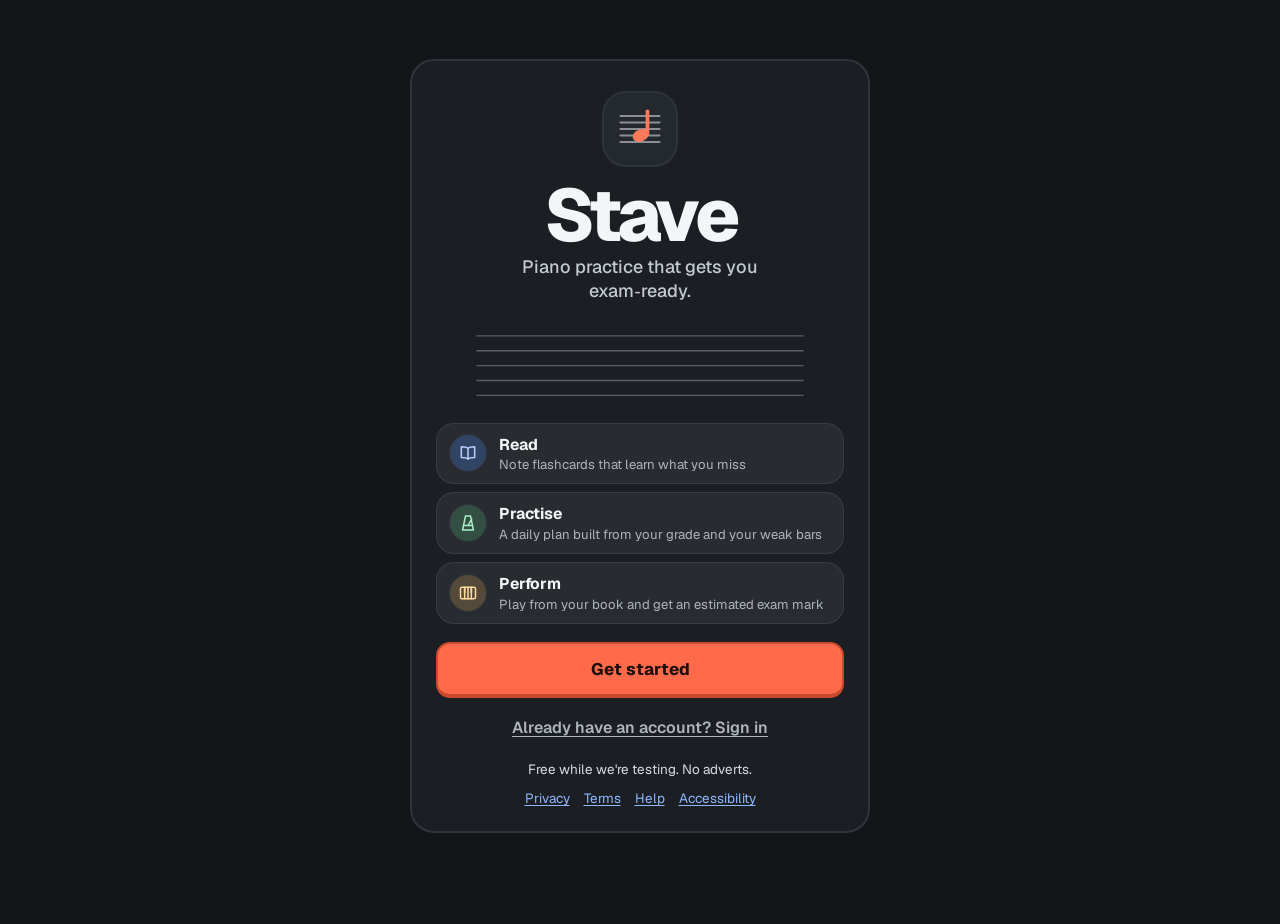
<file: index.html>
<!doctype html>
<html lang="en">
<head>
  <meta charset="utf-8">
  <meta name="viewport" content="width=device-width, initial-scale=1">
  <title>Music Helper</title>
  <!-- GitHub Pages "deploy from a branch" serves the repo root; the app lives in app/. -->
  <meta http-equiv="refresh" content="0; url=app/">
  <link rel="canonical" href="app/">
  <style>body { background: #0d1014; color: #f3f5f8; font: 16px system-ui, sans-serif; display: grid; place-items: center; min-height: 100vh; margin: 0; } a { color: #8ab4ff; }</style>
</head>
<body>
  <p>Opening Music Helper… <a href="app/">Tap here if it doesn't open.</a></p>
  <script>location.replace('app/' + location.search + location.hash);</script>
</body>
</html>
</file>
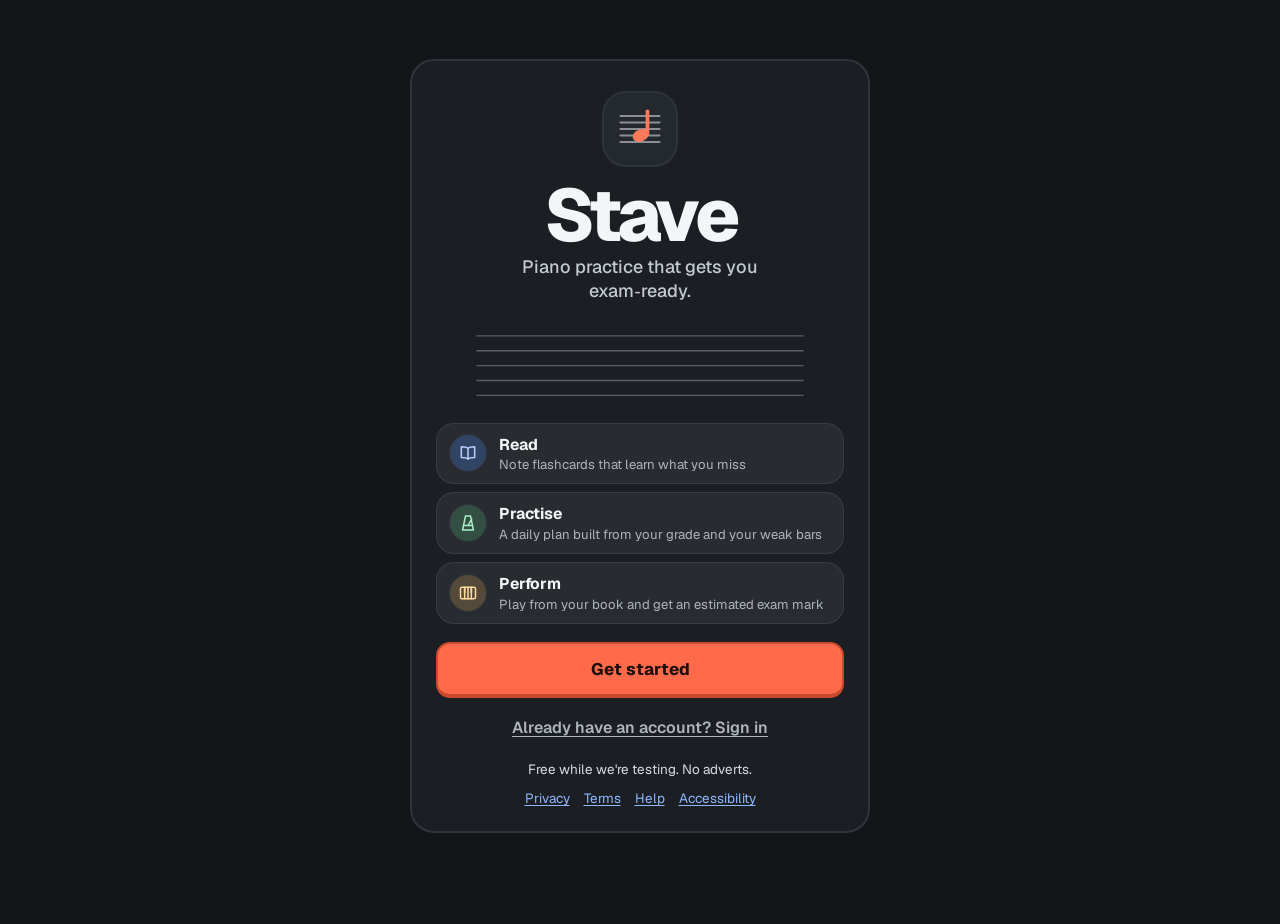
<file: app/index.html>
<!doctype html>
<html lang="en">
<head>
  <meta charset="utf-8">
  <meta name="viewport" content="width=device-width, initial-scale=1, viewport-fit=cover">
  <title>Stave · Piano practice</title>
  <meta name="description" content="Stave: piano practice that gets you exam-ready. Note flashcards, a daily plan and play-along feedback.">
  <meta name="theme-color" content="#131619">
  <link rel="manifest" href="manifest.webmanifest">
  <link rel="icon" href="icons/icon.svg" type="image/svg+xml">
  <link rel="apple-touch-icon" href="icons/icon-180.png">
  <meta name="apple-mobile-web-app-capable" content="yes">
  <meta name="apple-mobile-web-app-status-bar-style" content="black">
  <script src="js/theme-boot.js"></script>
  <link rel="stylesheet" href="styles.css">
</head>
<body class="booting">
  <div class="boot" aria-hidden="true"><span class="boot-mark"></span><span>Loading Stave</span></div>
  <svg width="0" height="0" style="position:absolute" aria-hidden="true"><defs><linearGradient id="mark-g" x1="0" y1="1" x2="1" y2="0"><stop offset="0" stop-color="#ff7a59"/><stop offset="1" stop-color="#ff7a59"/></linearGradient></defs></svg>
  <div class="orbs" aria-hidden="true"><i></i><i></i><i></i></div>
  <header class="topbar"><span class="logo-tile brand-mark" aria-hidden="true" id="top-mark"></span><h1 class="brand-name">Stave</h1><span class="spacer"></span><button class="top-pill" id="top-streak" type="button" hidden></button><button class="avatar" id="top-avatar" type="button" aria-label="Account and settings" hidden></button></header>
  <main>
    <noscript>
      <h1>Stave: piano practice that gets you exam-ready</h1>
      <p>Note-reading flashcards, a daily practice plan built from your grade and your weak bars, and play-along feedback on every note, for ABRSM and Trinity exams (including Performance Grades). Stave needs JavaScript turned on.</p>
      <p><a href="help.html">Help and support</a> · <a href="privacy.html">Privacy</a> · <a href="terms.html">Terms</a> · <a href="accessibility.html">Accessibility</a></p>
    </noscript>
    <section class="view" id="view-welcome"></section>
    <section class="view" id="view-today"></section>
    <section class="view" id="view-cards"></section>
    <section class="view" id="view-practice"></section>
    <section class="view" id="view-play"></section>
    <section class="view" id="view-exam"></section>
    <section class="view" id="view-account"></section>
    <section class="view" id="view-stats" aria-label="Your stats"></section>
  </main>
  <div class="keyboard" id="keyboard" hidden></div>
  <nav class="tabbar" aria-label="Sections">
    <button type="button" data-tab="today"><span data-icon="home"></span><span class="label">Today</span><span class="tip" aria-hidden="true">Today</span></button>
    <button type="button" data-tab="cards"><span data-icon="cards"></span><span class="label">Read</span><span class="tip" aria-hidden="true">Read</span></button>
    <button type="button" data-tab="practice"><span data-icon="timer"></span><span class="label">Practise</span><span class="tip" aria-hidden="true">Practise</span></button>
    <button type="button" data-tab="play"><span data-icon="piano"></span><span class="label">Perform</span><span class="tip" aria-hidden="true">Perform</span></button>
    <button type="button" data-tab="exam"><span data-icon="trophy"></span><span class="label">Exam</span><span class="tip" aria-hidden="true">Exam</span></button>
  </nav>
  <script type="module" src="js/app.js"></script>
</body>
</html>
</file>
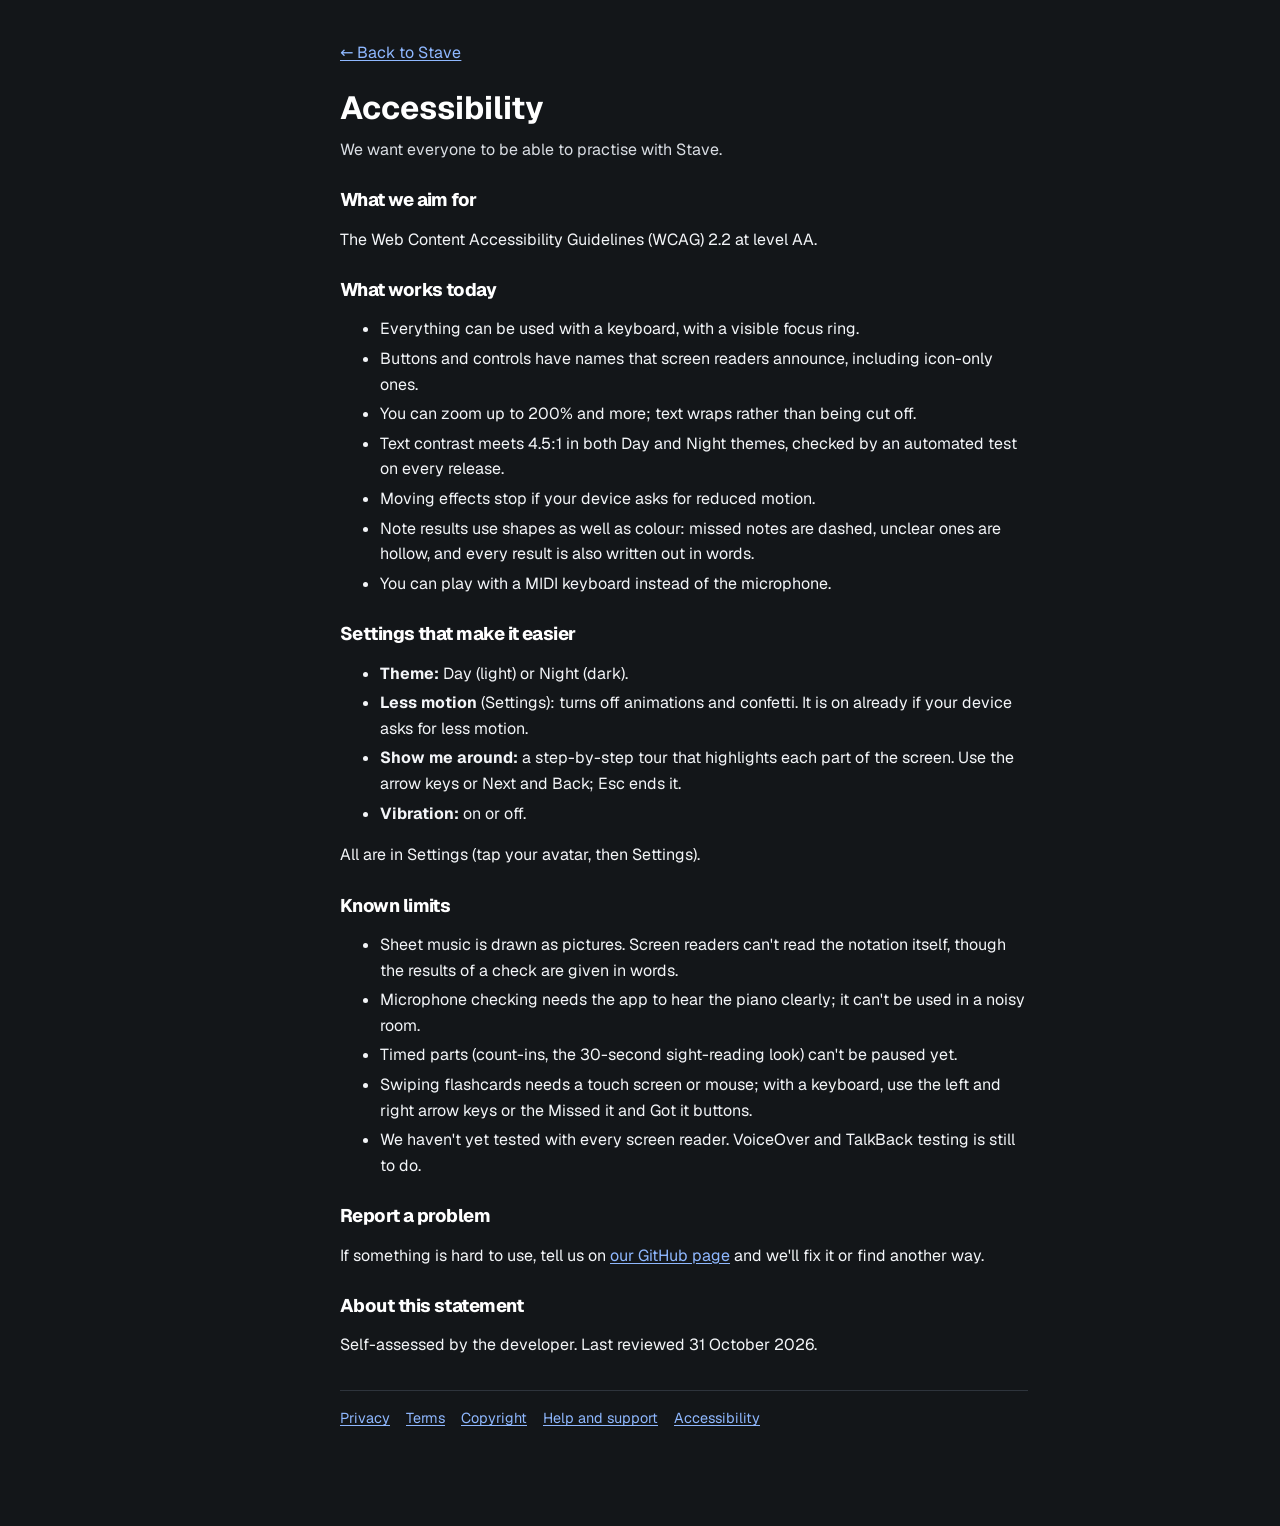
<file: app/accessibility.html>
<!doctype html>
<html lang="en">
<head>
  <meta charset="utf-8">
  <meta name="viewport" content="width=device-width, initial-scale=1, viewport-fit=cover">
  <title>Accessibility · Stave</title>
  <meta name="description" content="How accessible Stave is, and what is still to fix.">
  <meta name="theme-color" content="#0d1014">
  <script src="js/theme-boot.js"></script>
  <link rel="stylesheet" href="styles.css">
</head>
<body class="doc-page">
  <main class="doc">
    <p><a href="./">← Back to Stave</a></p>

    <h1>Accessibility</h1>
    <p class="lede">We want everyone to be able to practise with Stave.</p>

    <h2>What we aim for</h2>
    <p>The Web Content Accessibility Guidelines (WCAG) 2.2 at level AA.</p>

    <h2>What works today</h2>
    <ul>
      <li>Everything can be used with a keyboard, with a visible focus ring.</li>
      <li>Buttons and controls have names that screen readers announce, including icon-only ones.</li>
      <li>You can zoom up to 200% and more; text wraps rather than being cut off.</li>
      <li>Text contrast meets 4.5:1 in both Day and Night themes, checked by an automated test on every release.</li>
      <li>Moving effects stop if your device asks for reduced motion.</li>
      <li>Note results use shapes as well as colour: missed notes are dashed, unclear ones are hollow, and every result is also written out in words.</li>
      <li>You can play with a MIDI keyboard instead of the microphone.</li>
    </ul>

    <h2>Settings that make it easier</h2>
    <ul>
      <li><b>Theme:</b> Day (light) or Night (dark).</li>
      <li><b>Less motion</b> (Settings): turns off animations and confetti. It is on already if your device asks for less motion.</li>
      <li><b>Show me around:</b> a step-by-step tour that highlights each part of the screen. Use the arrow keys or Next and Back; Esc ends it.</li>
      <li><b>Vibration:</b> on or off.</li>
    </ul>
    <p>All are in Settings (tap your avatar, then Settings).</p>

    <h2>Known limits</h2>
    <ul>
      <li>Sheet music is drawn as pictures. Screen readers can't read the notation itself, though the results of a check are given in words.</li>
      <li>Microphone checking needs the app to hear the piano clearly; it can't be used in a noisy room.</li>
      <li>Timed parts (count-ins, the 30-second sight-reading look) can't be paused yet.</li>
      <li>Swiping flashcards needs a touch screen or mouse; with a keyboard, use the left and right arrow keys or the Missed it and Got it buttons.</li>
      <li>We haven't yet tested with every screen reader. VoiceOver and TalkBack testing is still to do.</li>
    </ul>

    <h2>Report a problem</h2>
    <p>If something is hard to use, tell us on <a href="https://github.com/manlikeneil123-glitch/Music-Helper/issues" rel="noopener">our GitHub page</a> and we'll fix it or find another way.</p>

    <h2>About this statement</h2>
    <p>Self-assessed by the developer. Last reviewed 31 October 2026.</p>
    <nav class="doc-nav" aria-label="Stave pages"><a href="privacy.html">Privacy</a><a href="terms.html">Terms</a><a href="copyright.html">Copyright</a><a href="help.html">Help and support</a><a href="accessibility.html" aria-current="page">Accessibility</a></nav>
  </main>
</body>
</html>
</file>
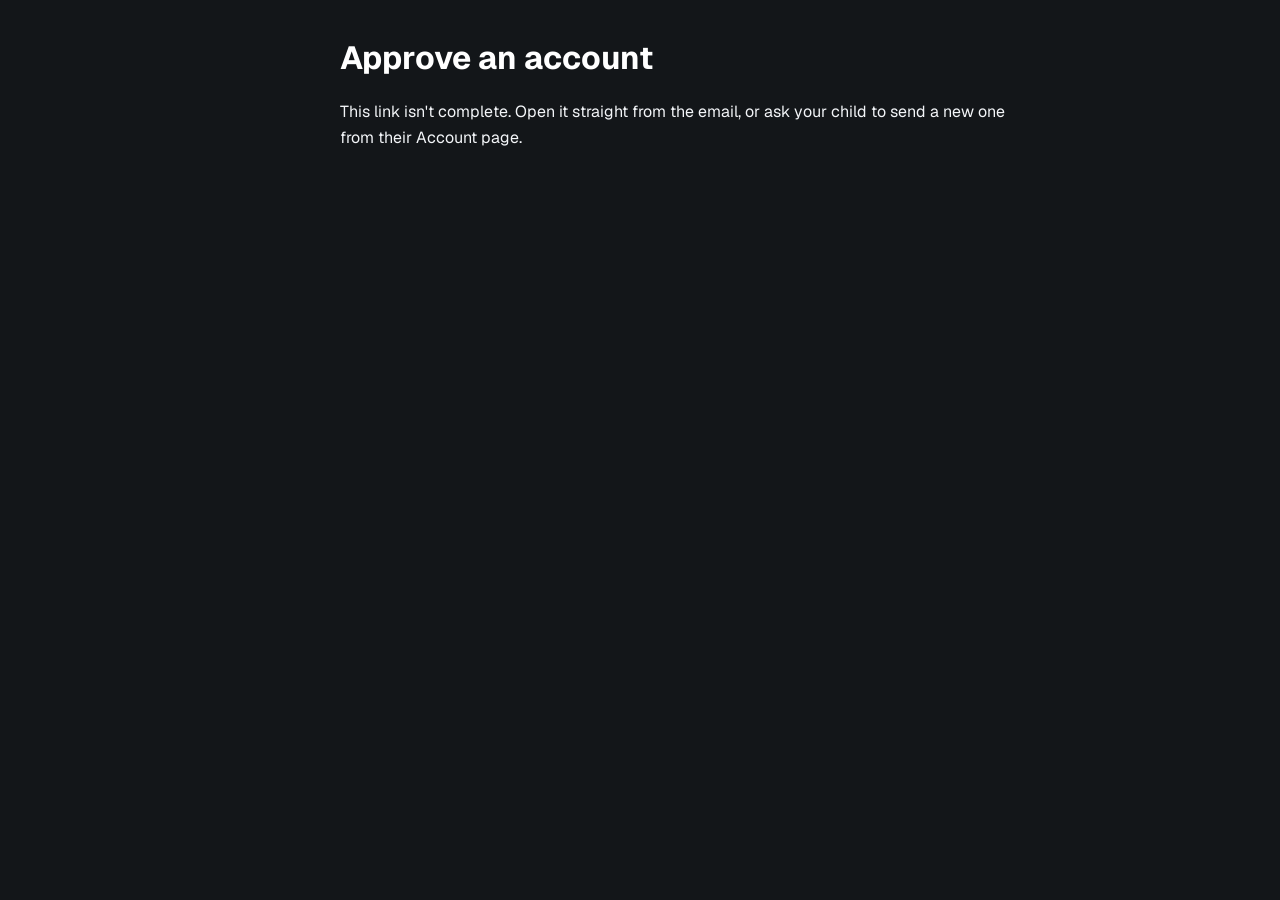
<file: app/consent.html>
<!doctype html>
<html lang="en">
<head>
  <meta charset="utf-8">
  <meta name="viewport" content="width=device-width, initial-scale=1, viewport-fit=cover">
  <meta name="robots" content="noindex, nofollow">
  <meta name="referrer" content="no-referrer">
  <title>Approve an account · Stave</title>
  <meta name="theme-color" content="#0d1014">
  <script src="js/theme-boot.js"></script>
  <link rel="stylesheet" href="styles.css">
</head>
<body class="doc-page">
  <main class="doc" id="consent">
    <h1>Approve an account</h1>
    <p class="muted">Loading</p>
  </main>
  <script type="module" src="js/consent.js"></script>
</body>
</html>
</file>
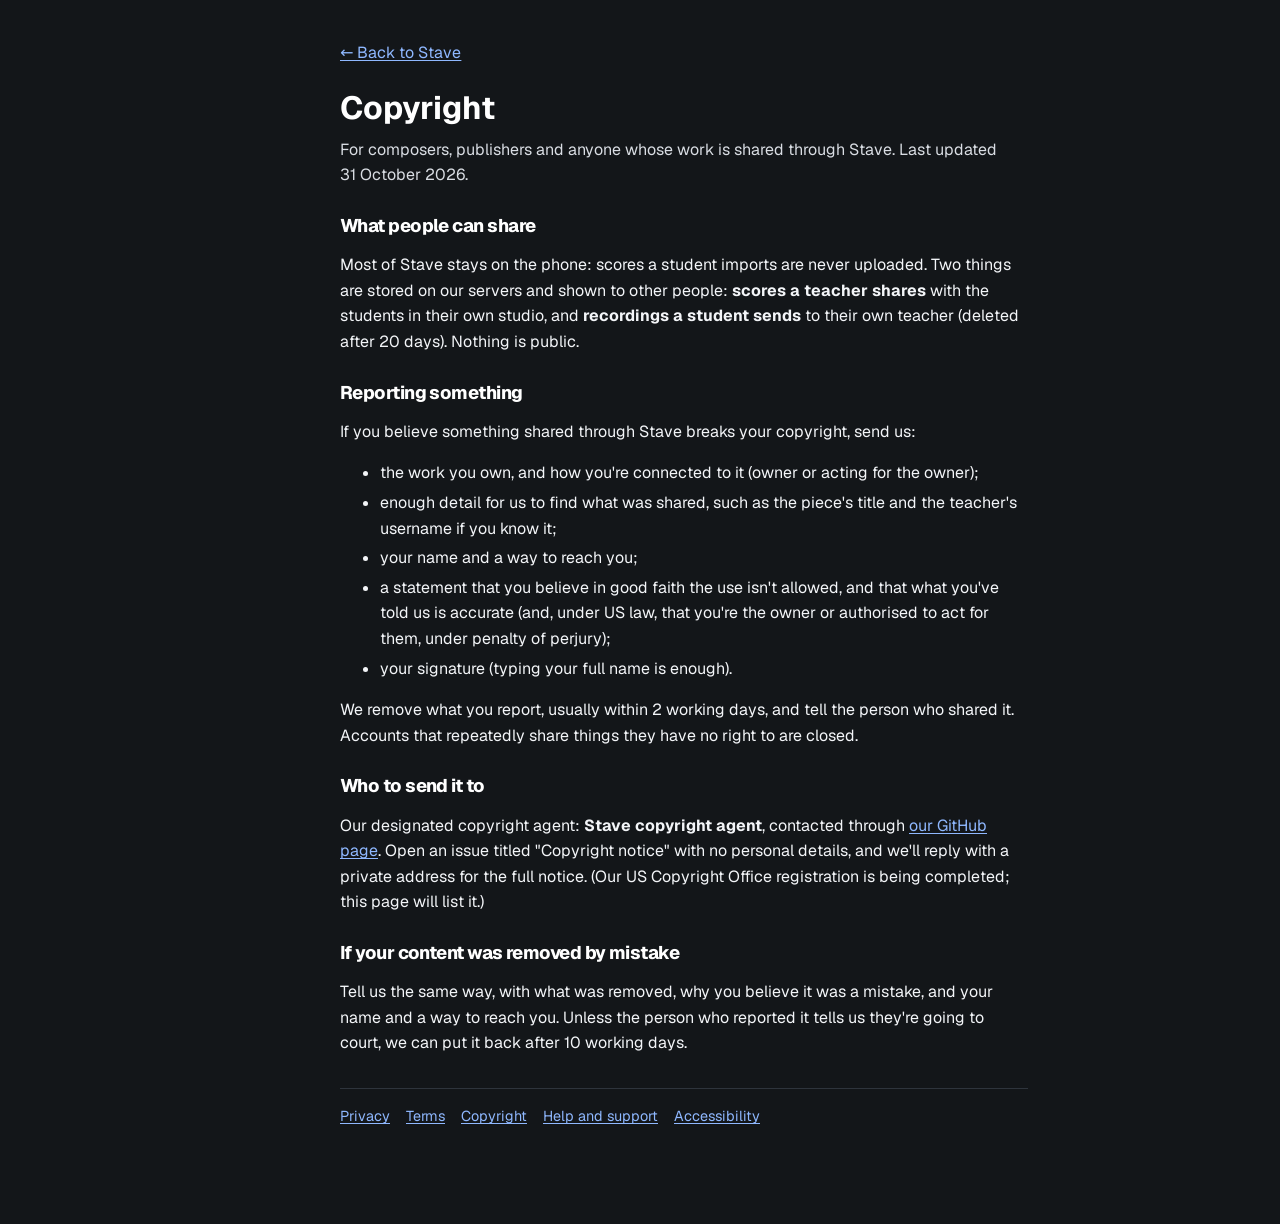
<file: app/copyright.html>
<!doctype html>
<html lang="en">
<head>
  <meta charset="utf-8">
  <meta name="viewport" content="width=device-width, initial-scale=1, viewport-fit=cover">
  <title>Copyright · Stave</title>
  <meta name="description" content="How to report something shared through Stave that breaks your copyright.">
  <meta name="theme-color" content="#0d1014">
  <script src="js/theme-boot.js"></script>
  <link rel="stylesheet" href="styles.css">
</head>
<body class="doc-page">
  <main class="doc">
    <p><a href="./">← Back to Stave</a></p>

    <h1>Copyright</h1>
    <p class="lede">For composers, publishers and anyone whose work is shared through Stave. Last updated 31 October 2026.</p>

    <h2>What people can share</h2>
    <p>Most of Stave stays on the phone: scores a student imports are never uploaded. Two things are stored on our servers and shown to other people: <b>scores a teacher shares</b> with the students in their own studio, and <b>recordings a student sends</b> to their own teacher (deleted after 20 days). Nothing is public.</p>

    <h2>Reporting something</h2>
    <p>If you believe something shared through Stave breaks your copyright, send us:</p>
    <ul>
      <li>the work you own, and how you're connected to it (owner or acting for the owner);</li>
      <li>enough detail for us to find what was shared, such as the piece's title and the teacher's username if you know it;</li>
      <li>your name and a way to reach you;</li>
      <li>a statement that you believe in good faith the use isn't allowed, and that what you've told us is accurate (and, under US law, that you're the owner or authorised to act for them, under penalty of perjury);</li>
      <li>your signature (typing your full name is enough).</li>
    </ul>
    <p>We remove what you report, usually within 2 working days, and tell the person who shared it. Accounts that repeatedly share things they have no right to are closed.</p>

    <h2>Who to send it to</h2>
    <p>Our designated copyright agent: <b>Stave copyright agent</b>, contacted through <a href="https://github.com/manlikeneil123-glitch/Music-Helper/issues" rel="noopener">our GitHub page</a>. Open an issue titled "Copyright notice" with no personal details, and we'll reply with a private address for the full notice. (Our US Copyright Office registration is being completed; this page will list it.)</p>

    <h2>If your content was removed by mistake</h2>
    <p>Tell us the same way, with what was removed, why you believe it was a mistake, and your name and a way to reach you. Unless the person who reported it tells us they're going to court, we can put it back after 10 working days.</p>
    <nav class="doc-nav" aria-label="Stave pages"><a href="privacy.html">Privacy</a><a href="terms.html">Terms</a><a href="copyright.html" aria-current="page">Copyright</a><a href="help.html">Help and support</a><a href="accessibility.html">Accessibility</a></nav>
  </main>
</body>
</html>
</file>
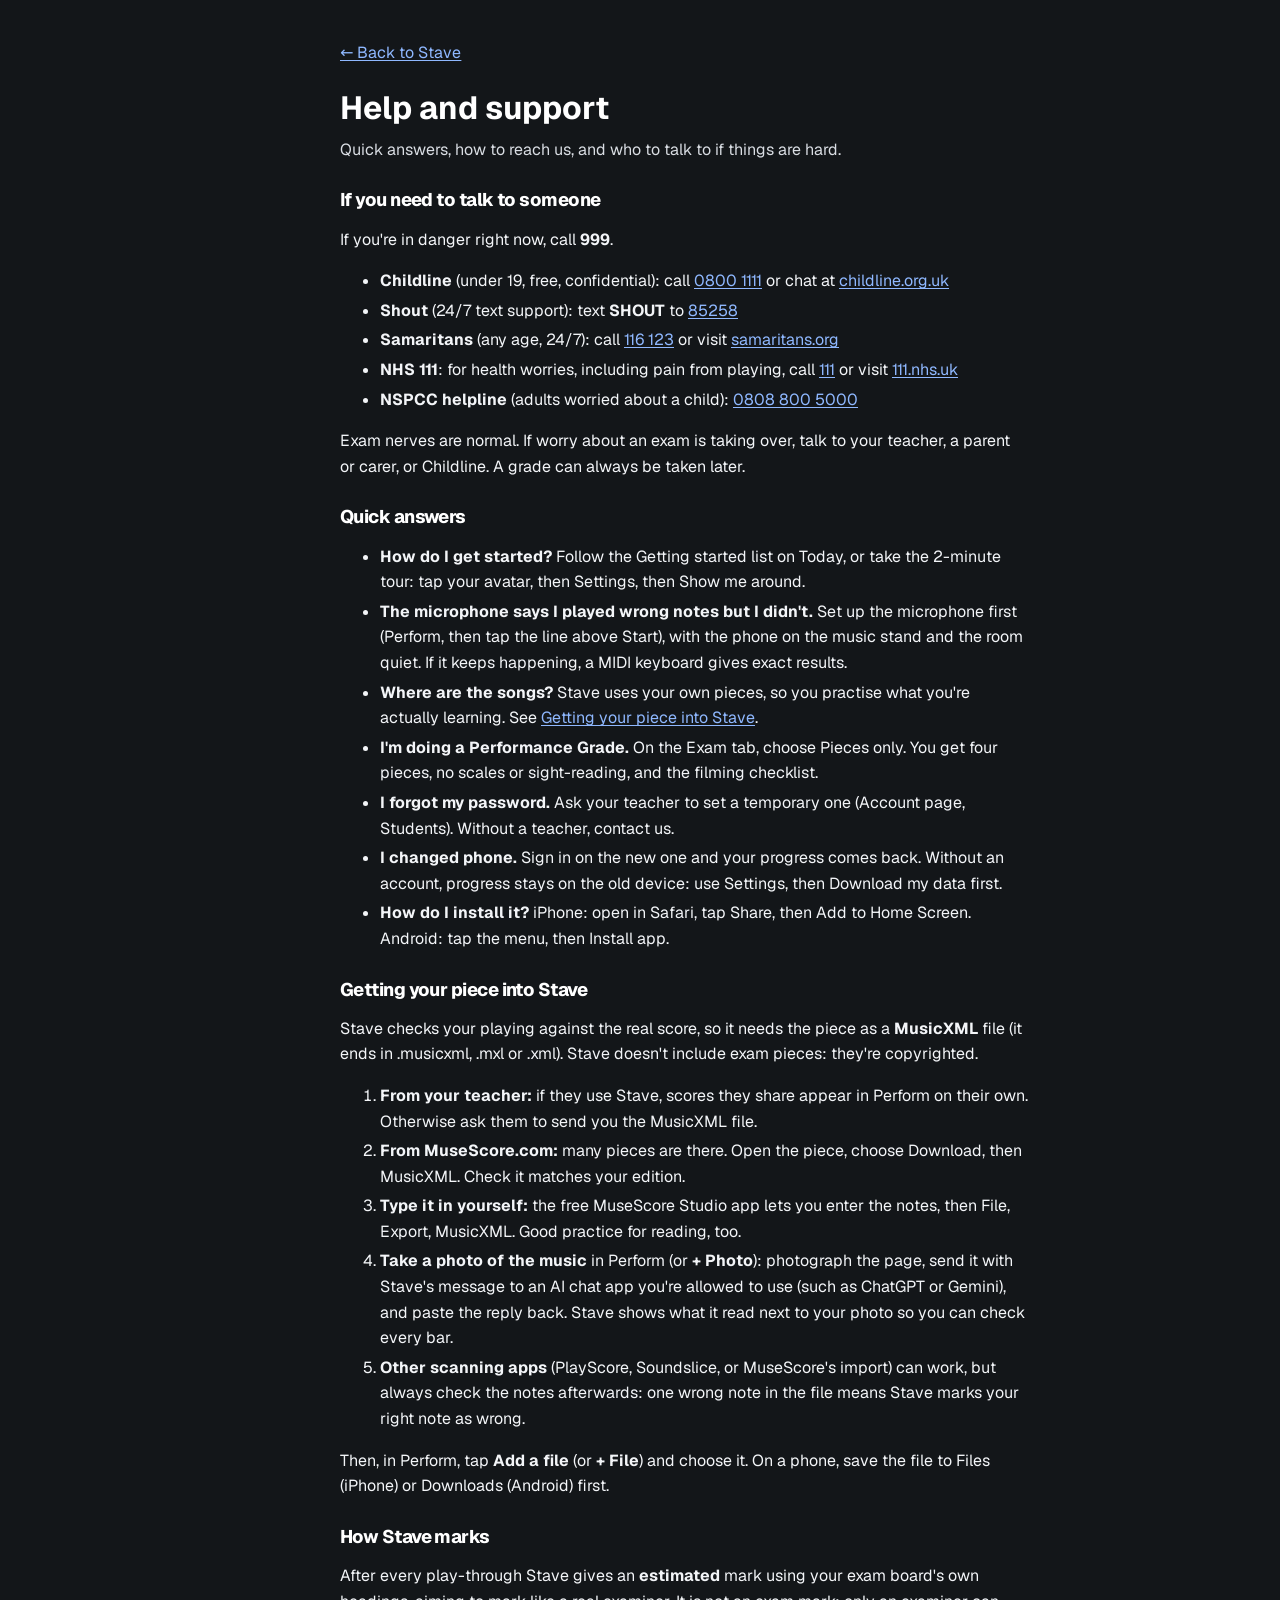
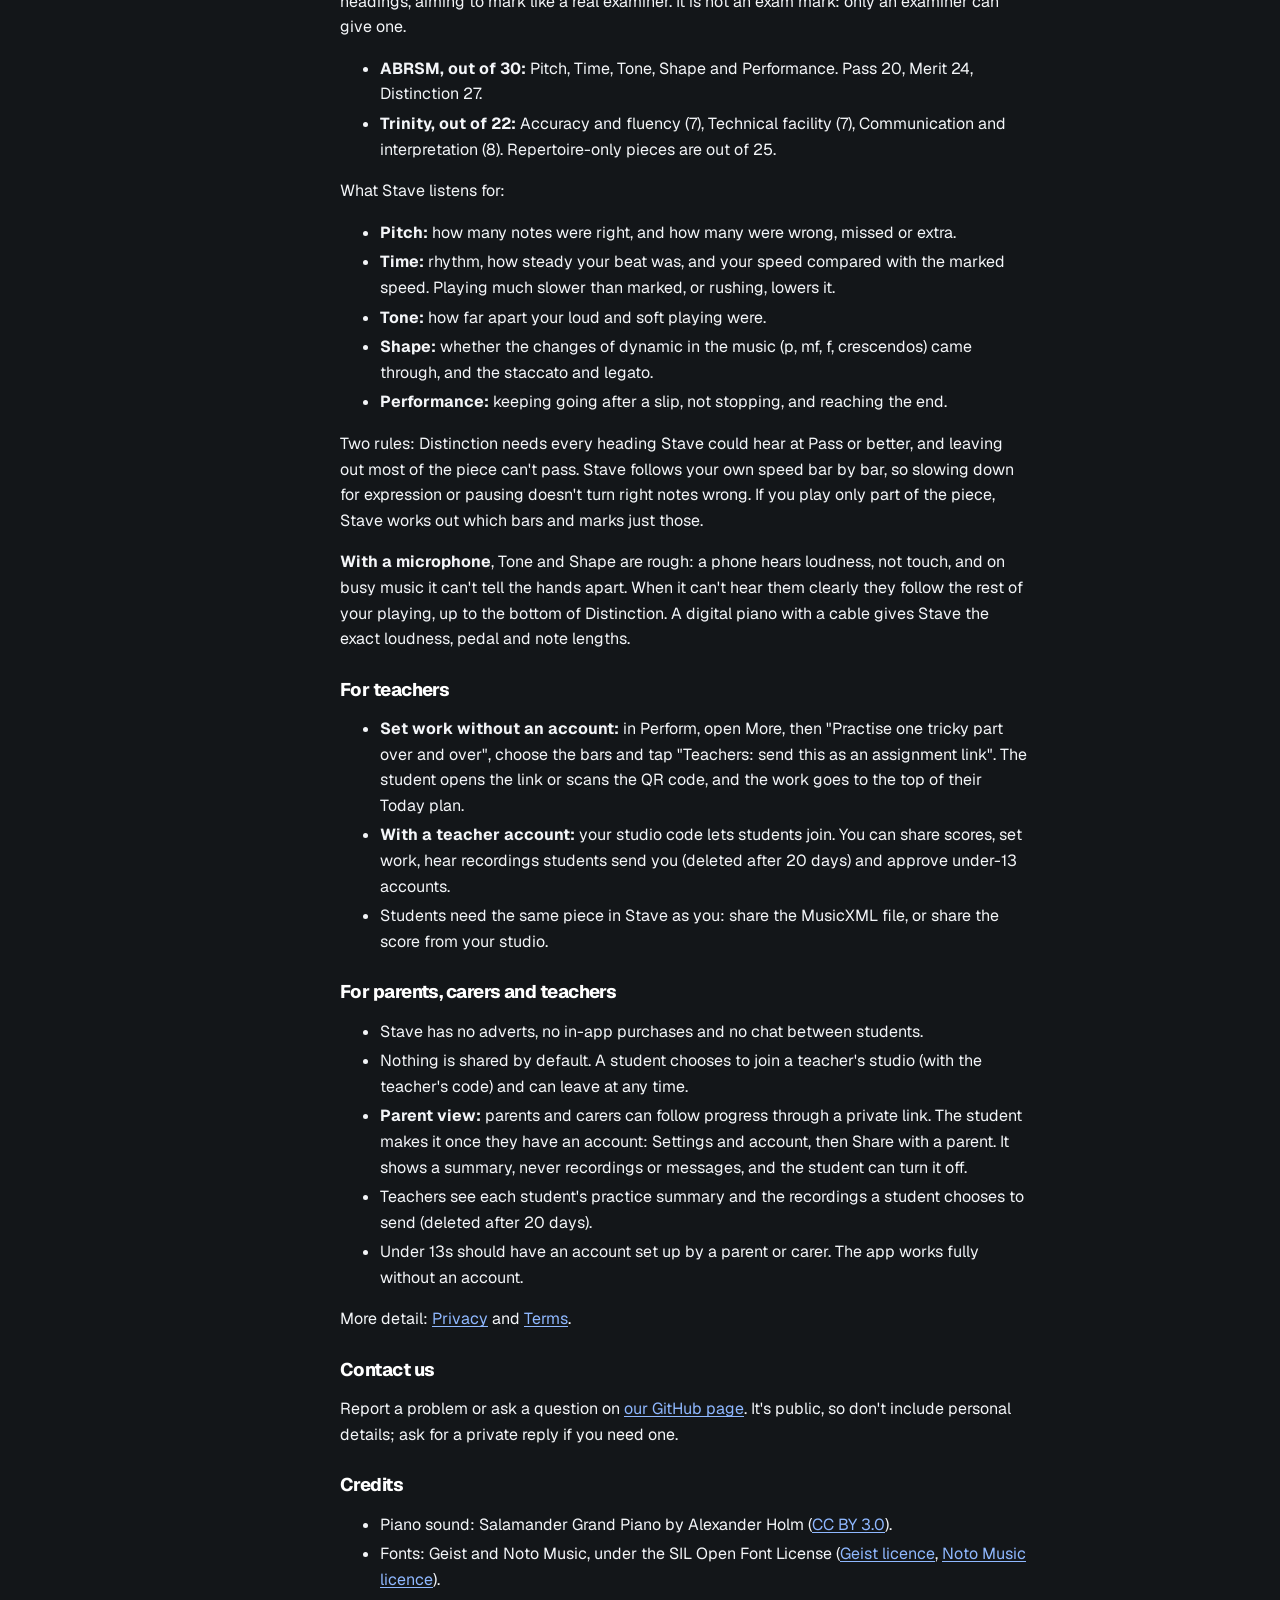
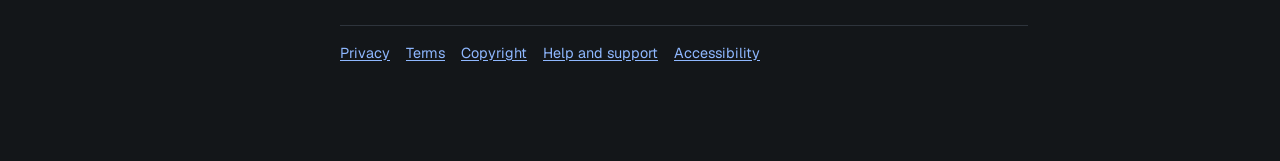
<file: app/help.html>
<!doctype html>
<html lang="en">
<head>
  <meta charset="utf-8">
  <meta name="viewport" content="width=device-width, initial-scale=1, viewport-fit=cover">
  <title>Help and support · Stave</title>
  <meta name="description" content="Help with Stave, and where to get support.">
  <meta name="theme-color" content="#0d1014">
  <script src="js/theme-boot.js"></script>
  <link rel="stylesheet" href="styles.css">
</head>
<body class="doc-page">
  <main class="doc">
    <p><a href="./">← Back to Stave</a></p>

    <h1>Help and support</h1>
    <p class="lede">Quick answers, how to reach us, and who to talk to if things are hard.</p>

    <h2>If you need to talk to someone</h2>
    <p>If you're in danger right now, call <b>999</b>.</p>
    <ul>
      <li><b>Childline</b> (under 19, free, confidential): call <a href="tel:08001111">0800 1111</a> or chat at <a href="https://www.childline.org.uk" rel="noopener">childline.org.uk</a></li>
      <li><b>Shout</b> (24/7 text support): text <b>SHOUT</b> to <a href="sms:85258">85258</a></li>
      <li><b>Samaritans</b> (any age, 24/7): call <a href="tel:116123">116 123</a> or visit <a href="https://www.samaritans.org" rel="noopener">samaritans.org</a></li>
      <li><b>NHS 111</b>: for health worries, including pain from playing, call <a href="tel:111">111</a> or visit <a href="https://111.nhs.uk" rel="noopener">111.nhs.uk</a></li>
      <li><b>NSPCC helpline</b> (adults worried about a child): <a href="tel:08088005000">0808 800 5000</a></li>
    </ul>
    <p>Exam nerves are normal. If worry about an exam is taking over, talk to your teacher, a parent or carer, or Childline. A grade can always be taken later.</p>

    <h2>Quick answers</h2>
    <ul>
      <li><b>How do I get started?</b> Follow the Getting started list on Today, or take the 2-minute tour: tap your avatar, then Settings, then Show me around.</li>
      <li><b>The microphone says I played wrong notes but I didn't.</b> Set up the microphone first (Perform, then tap the line above Start), with the phone on the music stand and the room quiet. If it keeps happening, a MIDI keyboard gives exact results.</li>
      <li><b>Where are the songs?</b> Stave uses your own pieces, so you practise what you're actually learning. See <a href="#scores">Getting your piece into Stave</a>.</li>
      <li><b>I'm doing a Performance Grade.</b> On the Exam tab, choose Pieces only. You get four pieces, no scales or sight-reading, and the filming checklist.</li>
      <li><b>I forgot my password.</b> Ask your teacher to set a temporary one (Account page, Students). Without a teacher, contact us.</li>
      <li><b>I changed phone.</b> Sign in on the new one and your progress comes back. Without an account, progress stays on the old device: use Settings, then Download my data first.</li>
      <li><b>How do I install it?</b> iPhone: open in Safari, tap Share, then Add to Home Screen. Android: tap the menu, then Install app.</li>
    </ul>

    <h2 id="scores">Getting your piece into Stave</h2>
    <p>Stave checks your playing against the real score, so it needs the piece as a <b>MusicXML</b> file (it ends in .musicxml, .mxl or .xml). Stave doesn't include exam pieces: they're copyrighted.</p>
    <ol>
      <li><b>From your teacher:</b> if they use Stave, scores they share appear in Perform on their own. Otherwise ask them to send you the MusicXML file.</li>
      <li><b>From MuseScore.com:</b> many pieces are there. Open the piece, choose Download, then MusicXML. Check it matches your edition.</li>
      <li><b>Type it in yourself:</b> the free MuseScore Studio app lets you enter the notes, then File, Export, MusicXML. Good practice for reading, too.</li>
      <li><b>Take a photo of the music</b> in Perform (or <b>+ Photo</b>): photograph the page, send it with Stave's message to an AI chat app you're allowed to use (such as ChatGPT or Gemini), and paste the reply back. Stave shows what it read next to your photo so you can check every bar.</li>
      <li><b>Other scanning apps</b> (PlayScore, Soundslice, or MuseScore's import) can work, but always check the notes afterwards: one wrong note in the file means Stave marks your right note as wrong.</li>
    </ol>
    <p>Then, in Perform, tap <b>Add a file</b> (or <b>+ File</b>) and choose it. On a phone, save the file to Files (iPhone) or Downloads (Android) first.</p>

    <h2 id="marking">How Stave marks</h2>
    <p>After every play-through Stave gives an <b>estimated</b> mark using your exam board's own headings, aiming to mark like a real examiner. It is not an exam mark: only an examiner can give one.</p>
    <ul>
      <li><b>ABRSM, out of 30:</b> Pitch, Time, Tone, Shape and Performance. Pass 20, Merit 24, Distinction 27.</li>
      <li><b>Trinity, out of 22:</b> Accuracy and fluency (7), Technical facility (7), Communication and interpretation (8). Repertoire-only pieces are out of 25.</li>
    </ul>
    <p>What Stave listens for:</p>
    <ul>
      <li><b>Pitch:</b> how many notes were right, and how many were wrong, missed or extra.</li>
      <li><b>Time:</b> rhythm, how steady your beat was, and your speed compared with the marked speed. Playing much slower than marked, or rushing, lowers it.</li>
      <li><b>Tone:</b> how far apart your loud and soft playing were.</li>
      <li><b>Shape:</b> whether the changes of dynamic in the music (p, mf, f, crescendos) came through, and the staccato and legato.</li>
      <li><b>Performance:</b> keeping going after a slip, not stopping, and reaching the end.</li>
    </ul>
    <p>Two rules: Distinction needs every heading Stave could hear at Pass or better, and leaving out most of the piece can't pass. Stave follows your own speed bar by bar, so slowing down for expression or pausing doesn't turn right notes wrong. If you play only part of the piece, Stave works out which bars and marks just those.</p>
    <p><b>With a microphone</b>, Tone and Shape are rough: a phone hears loudness, not touch, and on busy music it can't tell the hands apart. When it can't hear them clearly they follow the rest of your playing, up to the bottom of Distinction. A digital piano with a cable gives Stave the exact loudness, pedal and note lengths.</p>

    <h2 id="teachers">For teachers</h2>
    <ul>
      <li><b>Set work without an account:</b> in Perform, open More, then "Practise one tricky part over and over", choose the bars and tap "Teachers: send this as an assignment link". The student opens the link or scans the QR code, and the work goes to the top of their Today plan.</li>
      <li><b>With a teacher account:</b> your studio code lets students join. You can share scores, set work, hear recordings students send you (deleted after 20 days) and approve under-13 accounts.</li>
      <li>Students need the same piece in Stave as you: share the MusicXML file, or share the score from your studio.</li>
    </ul>

    <h2 id="adults">For parents, carers and teachers</h2>
    <ul>
      <li>Stave has no adverts, no in-app purchases and no chat between students.</li>
      <li>Nothing is shared by default. A student chooses to join a teacher's studio (with the teacher's code) and can leave at any time.</li>
      <li><b>Parent view:</b> parents and carers can follow progress through a private link. The student makes it once they have an account: Settings and account, then Share with a parent. It shows a summary, never recordings or messages, and the student can turn it off.</li>
      <li>Teachers see each student's practice summary and the recordings a student chooses to send (deleted after 20 days).</li>
      <li>Under 13s should have an account set up by a parent or carer. The app works fully without an account.</li>
    </ul>
    <p>More detail: <a href="privacy.html">Privacy</a> and <a href="terms.html">Terms</a>.</p>

    <h2>Contact us</h2>
    <p>Report a problem or ask a question on <a href="https://github.com/manlikeneil123-glitch/Music-Helper/issues" rel="noopener">our GitHub page</a>. It's public, so don't include personal details; ask for a private reply if you need one.</p>

    <h2 id="credits">Credits</h2>
    <ul>
      <li>Piano sound: Salamander Grand Piano by Alexander Holm (<a href="https://creativecommons.org/licenses/by/3.0/" rel="noopener">CC BY 3.0</a>).</li>
      <li>Fonts: Geist and Noto Music, under the SIL Open Font License (<a href="fonts/OFL-Geist.txt">Geist licence</a>, <a href="fonts/OFL-NotoMusic.txt">Noto Music licence</a>).</li>
    </ul>
    <nav class="doc-nav" aria-label="Stave pages"><a href="privacy.html">Privacy</a><a href="terms.html">Terms</a><a href="copyright.html">Copyright</a><a href="help.html" aria-current="page">Help and support</a><a href="accessibility.html">Accessibility</a></nav>
  </main>
</body>
</html>
</file>
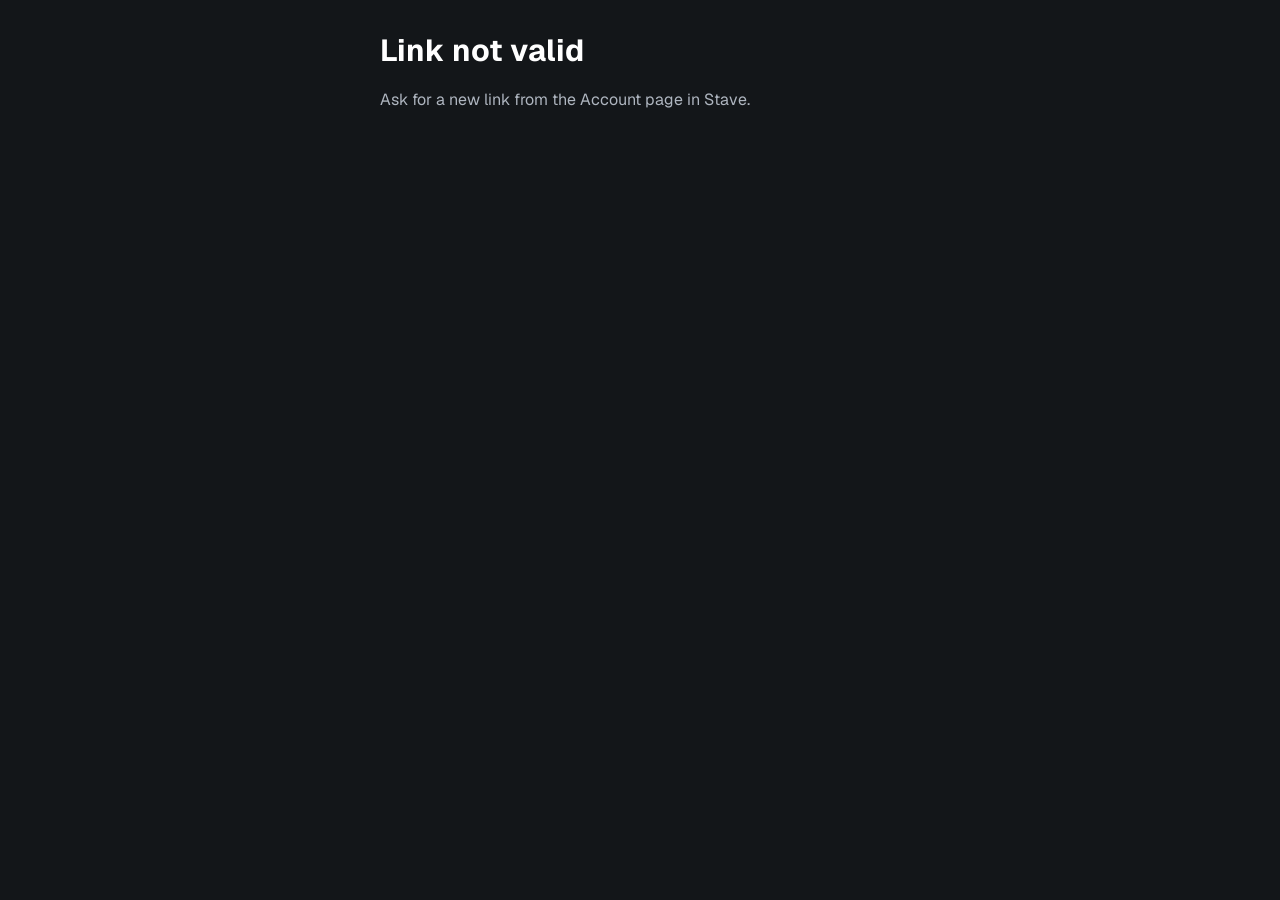
<file: app/parent.html>
<!doctype html>
<html lang="en">
<head>
  <meta charset="utf-8">
  <meta name="viewport" content="width=device-width, initial-scale=1, viewport-fit=cover">
  <meta name="robots" content="noindex, nofollow">
  <meta name="referrer" content="no-referrer">
  <title>Practice summary · Stave</title>
  <meta name="theme-color" content="#0d1014">
  <meta name="robots" content="noindex">
  <script src="js/theme-boot.js"></script>
  <link rel="stylesheet" href="styles.css">
  <style>
    body { background: var(--bg); }
    .parent { max-width: 640px; margin: 0 auto; padding: 24px 16px 64px; }
    .parent h1 { font-size: 1.9rem; margin: 4px 0; }
    .parent .card { margin: 14px 0; }
    .big { display: grid; grid-template-columns: repeat(3, minmax(0, 1fr)); gap: 10px; }
    .big div { background: var(--raised); border-radius: 16px; padding: 12px; }
    .big b { display: block; font-size: 1.8rem; }
  </style>
</head>
<body>
  <main class="parent" id="parent">
    <section class="card"><div class="skeleton" role="status" aria-label="Loading"><i></i><i></i><i class="short"></i></div></section>
  </main>
  <script type="module" src="js/parent.js"></script>
</body>
</html>
</file>
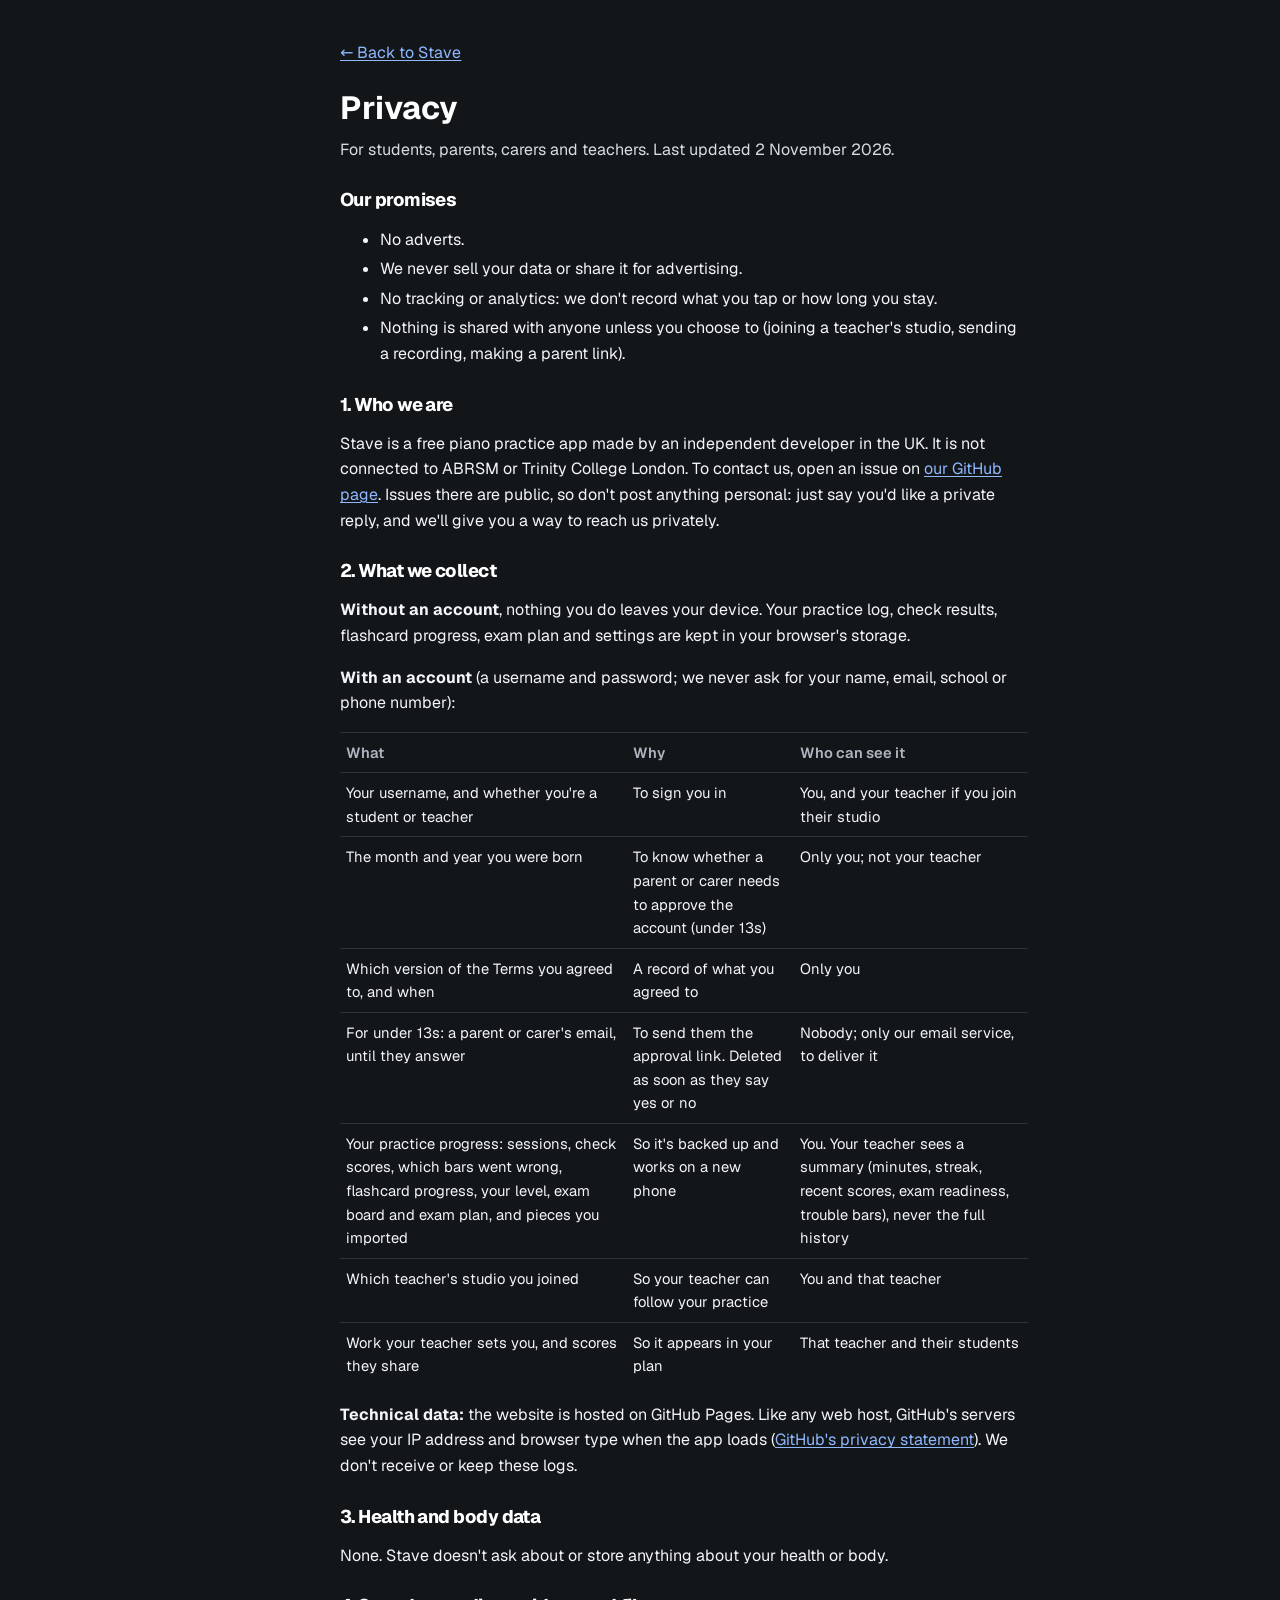
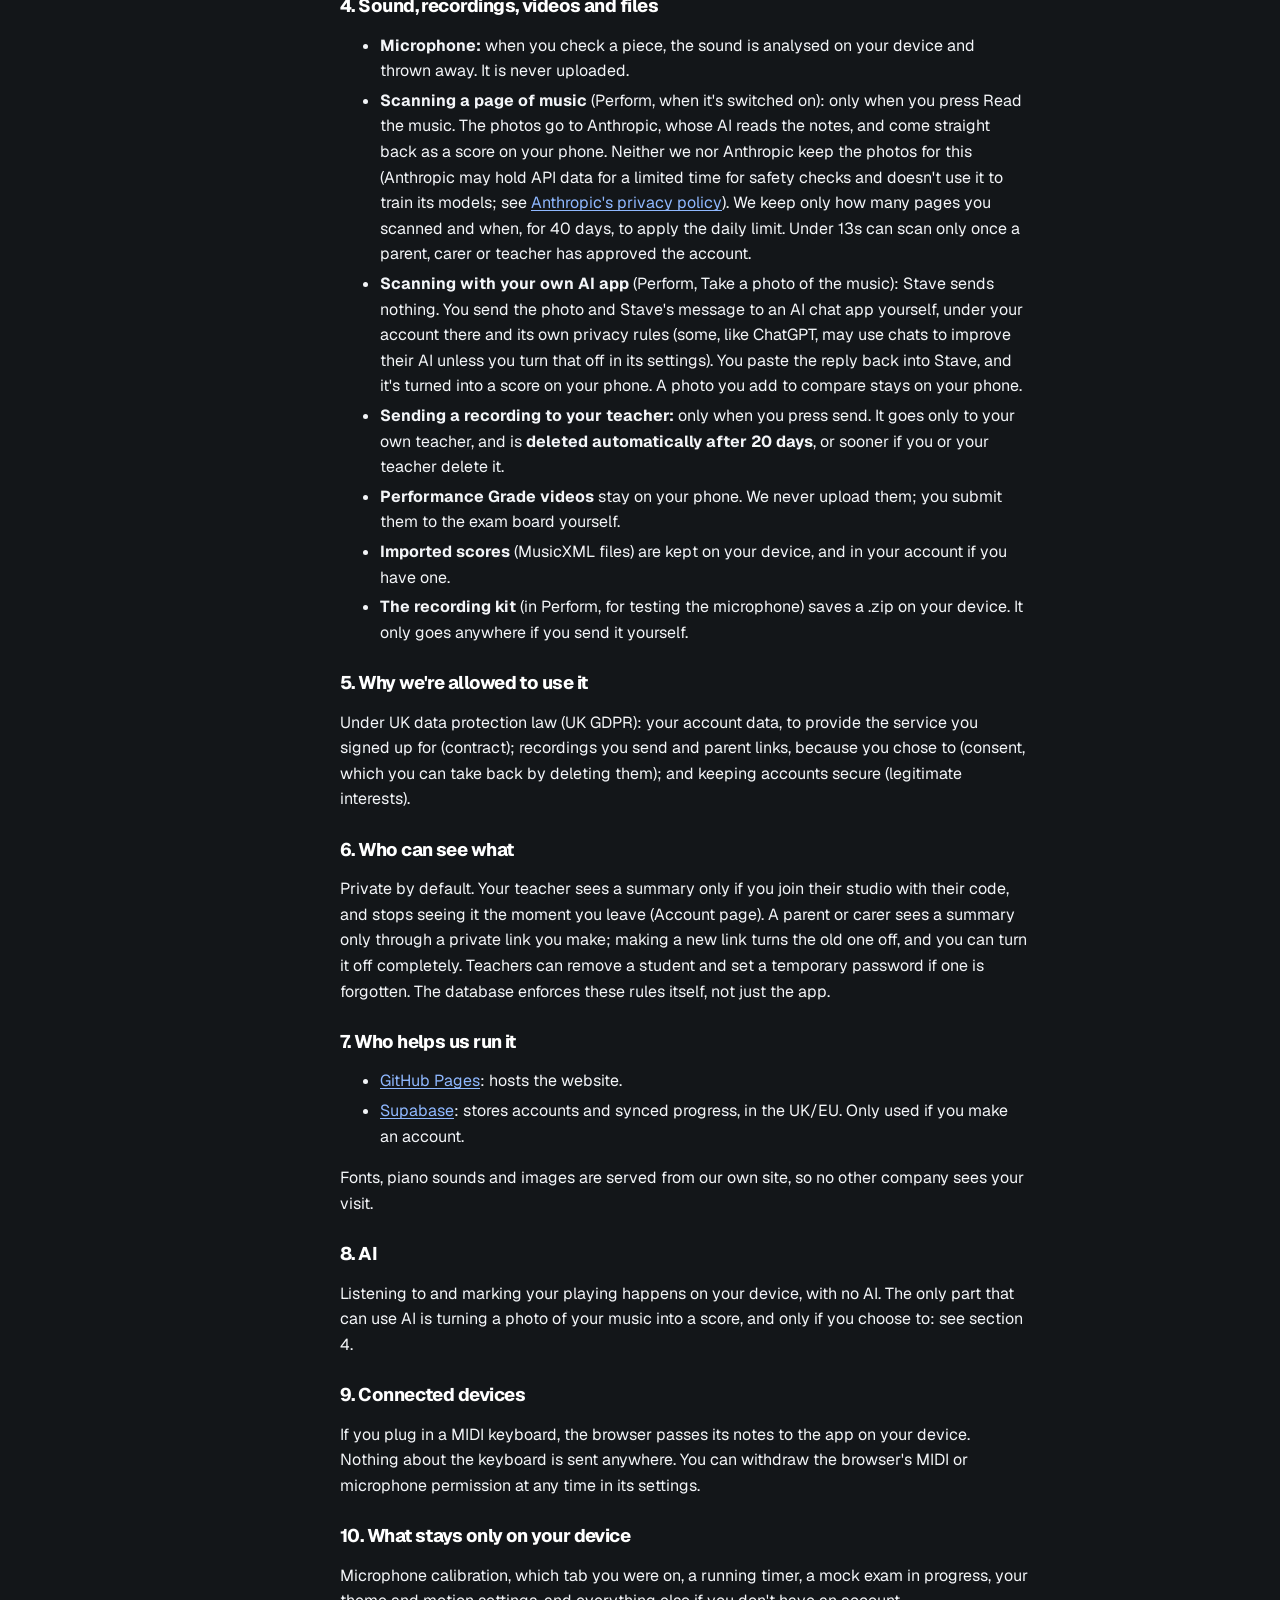
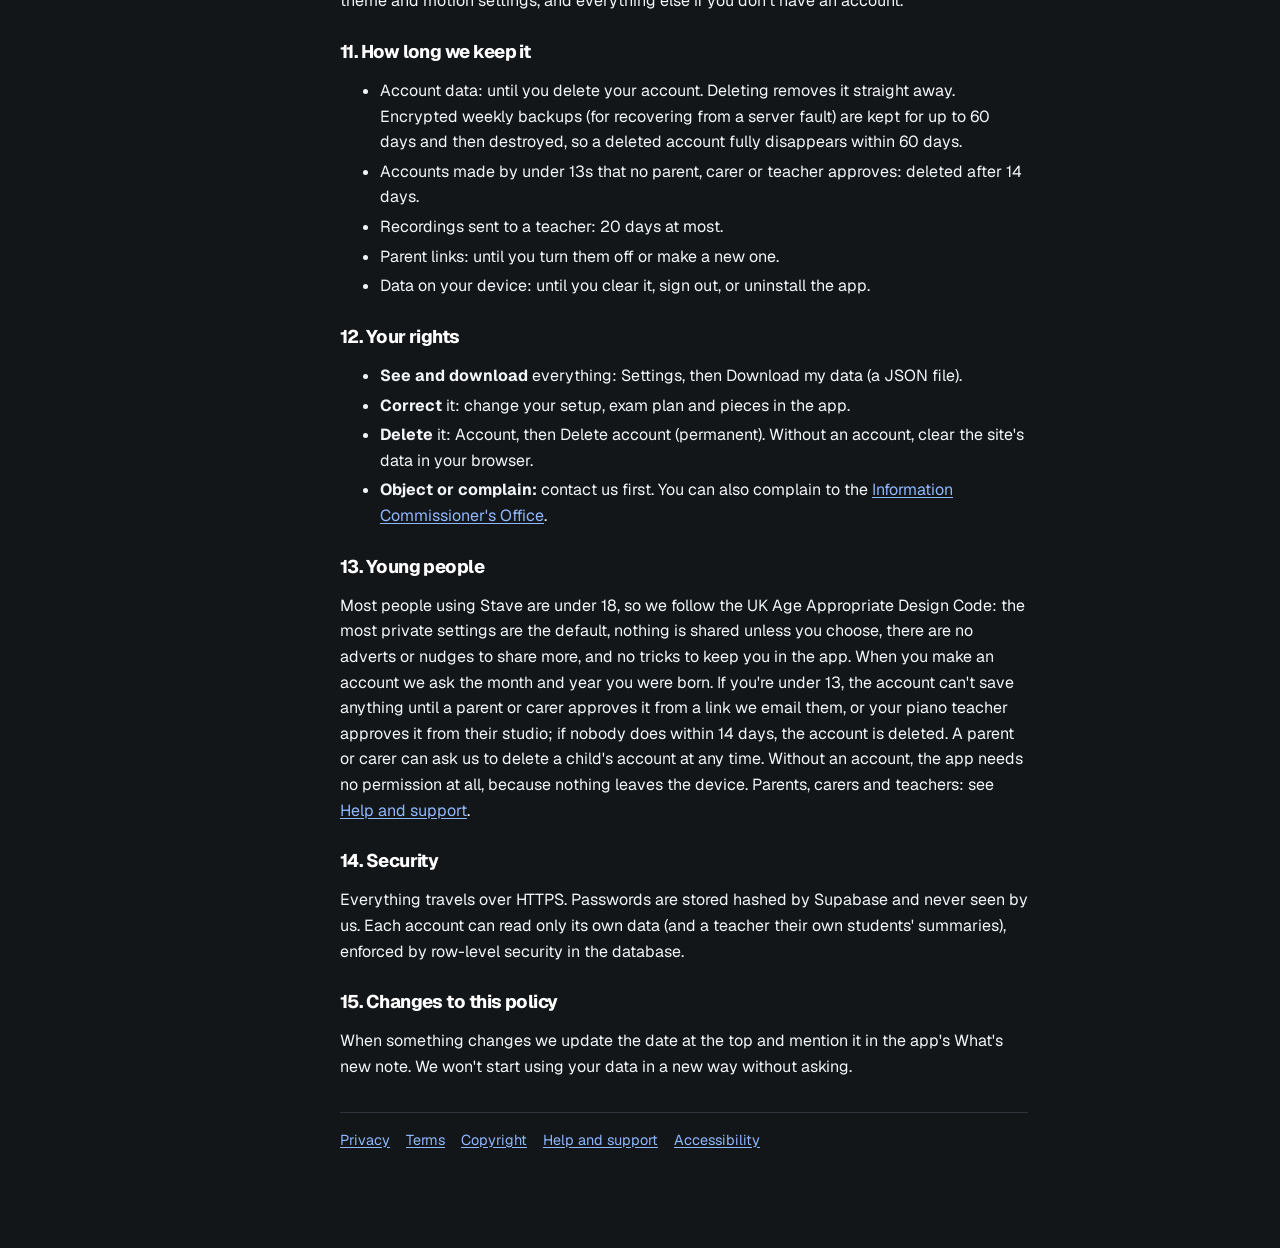
<file: app/privacy.html>
<!doctype html>
<html lang="en">
<head>
  <meta charset="utf-8">
  <meta name="viewport" content="width=device-width, initial-scale=1, viewport-fit=cover">
  <title>Privacy · Stave</title>
  <meta name="description" content="What Stave stores, who can see it, and your rights.">
  <meta name="theme-color" content="#0d1014">
  <script src="js/theme-boot.js"></script>
  <link rel="stylesheet" href="styles.css">
</head>
<body class="doc-page">
  <main class="doc">
    <p><a href="./">← Back to Stave</a></p>

    <h1>Privacy</h1>
    <p class="lede">For students, parents, carers and teachers. Last updated 2 November 2026.</p>

    <h2>Our promises</h2>
    <ul>
      <li>No adverts.</li>
      <li>We never sell your data or share it for advertising.</li>
      <li>No tracking or analytics: we don't record what you tap or how long you stay.</li>
      <li>Nothing is shared with anyone unless you choose to (joining a teacher's studio, sending a recording, making a parent link).</li>
    </ul>

    <h2>1. Who we are</h2>
    <p>Stave is a free piano practice app made by an independent developer in the UK. It is not connected to ABRSM or Trinity College London. To contact us, open an issue on <a href="https://github.com/manlikeneil123-glitch/Music-Helper/issues" rel="noopener">our GitHub page</a>. Issues there are public, so don't post anything personal: just say you'd like a private reply, and we'll give you a way to reach us privately.</p>

    <h2>2. What we collect</h2>
    <p><b>Without an account</b>, nothing you do leaves your device. Your practice log, check results, flashcard progress, exam plan and settings are kept in your browser's storage.</p>
    <p><b>With an account</b> (a username and password; we never ask for your name, email, school or phone number):</p>
    <table>
      <tr><th>What</th><th>Why</th><th>Who can see it</th></tr>
      <tr><td>Your username, and whether you're a student or teacher</td><td>To sign you in</td><td>You, and your teacher if you join their studio</td></tr>
      <tr><td>The month and year you were born</td><td>To know whether a parent or carer needs to approve the account (under 13s)</td><td>Only you; not your teacher</td></tr>
      <tr><td>Which version of the Terms you agreed to, and when</td><td>A record of what you agreed to</td><td>Only you</td></tr>
      <tr><td>For under 13s: a parent or carer's email, until they answer</td><td>To send them the approval link. Deleted as soon as they say yes or no</td><td>Nobody; only our email service, to deliver it</td></tr>
      <tr><td>Your practice progress: sessions, check scores, which bars went wrong, flashcard progress, your level, exam board and exam plan, and pieces you imported</td><td>So it's backed up and works on a new phone</td><td>You. Your teacher sees a summary (minutes, streak, recent scores, exam readiness, trouble bars), never the full history</td></tr>
      <tr><td>Which teacher's studio you joined</td><td>So your teacher can follow your practice</td><td>You and that teacher</td></tr>
      <tr><td>Work your teacher sets you, and scores they share</td><td>So it appears in your plan</td><td>That teacher and their students</td></tr>
    </table>
    <p><b>Technical data:</b> the website is hosted on GitHub Pages. Like any web host, GitHub's servers see your IP address and browser type when the app loads (<a href="https://docs.github.com/en/site-policy/privacy-policies/github-general-privacy-statement" rel="noopener">GitHub's privacy statement</a>). We don't receive or keep these logs.</p>

    <h2>3. Health and body data</h2>
    <p>None. Stave doesn't ask about or store anything about your health or body.</p>

    <h2>4. Sound, recordings, videos and files</h2>
    <ul>
      <li><b>Microphone:</b> when you check a piece, the sound is analysed on your device and thrown away. It is never uploaded.</li>
      <li><b>Scanning a page of music</b> (Perform, when it's switched on): only when you press Read the music. The photos go to Anthropic, whose AI reads the notes, and come straight back as a score on your phone. Neither we nor Anthropic keep the photos for this (Anthropic may hold API data for a limited time for safety checks and doesn't use it to train its models; see <a href="https://www.anthropic.com/legal/privacy" rel="noopener">Anthropic's privacy policy</a>). We keep only how many pages you scanned and when, for 40 days, to apply the daily limit. Under 13s can scan only once a parent, carer or teacher has approved the account.</li>
      <li><b>Scanning with your own AI app</b> (Perform, Take a photo of the music): Stave sends nothing. You send the photo and Stave's message to an AI chat app yourself, under your account there and its own privacy rules (some, like ChatGPT, may use chats to improve their AI unless you turn that off in its settings). You paste the reply back into Stave, and it's turned into a score on your phone. A photo you add to compare stays on your phone.</li>
      <li><b>Sending a recording to your teacher:</b> only when you press send. It goes only to your own teacher, and is <b>deleted automatically after 20 days</b>, or sooner if you or your teacher delete it.</li>
      <li><b>Performance Grade videos</b> stay on your phone. We never upload them; you submit them to the exam board yourself.</li>
      <li><b>Imported scores</b> (MusicXML files) are kept on your device, and in your account if you have one.</li>
      <li><b>The recording kit</b> (in Perform, for testing the microphone) saves a .zip on your device. It only goes anywhere if you send it yourself.</li>
    </ul>

    <h2>5. Why we're allowed to use it</h2>
    <p>Under UK data protection law (UK GDPR): your account data, to provide the service you signed up for (contract); recordings you send and parent links, because you chose to (consent, which you can take back by deleting them); and keeping accounts secure (legitimate interests).</p>

    <h2>6. Who can see what</h2>
    <p>Private by default. Your teacher sees a summary only if you join their studio with their code, and stops seeing it the moment you leave (Account page). A parent or carer sees a summary only through a private link you make; making a new link turns the old one off, and you can turn it off completely. Teachers can remove a student and set a temporary password if one is forgotten. The database enforces these rules itself, not just the app.</p>

    <h2>7. Who helps us run it</h2>
    <ul>
      <li><a href="https://docs.github.com/en/pages" rel="noopener">GitHub Pages</a>: hosts the website.</li>
      <li><a href="https://supabase.com/privacy" rel="noopener">Supabase</a>: stores accounts and synced progress, in the UK/EU. Only used if you make an account.</li>
    </ul>
    <p>Fonts, piano sounds and images are served from our own site, so no other company sees your visit.</p>

    <h2>8. AI</h2>
    <p>Listening to and marking your playing happens on your device, with no AI. The only part that can use AI is turning a photo of your music into a score, and only if you choose to: see section 4.</p>

    <h2>9. Connected devices</h2>
    <p>If you plug in a MIDI keyboard, the browser passes its notes to the app on your device. Nothing about the keyboard is sent anywhere. You can withdraw the browser's MIDI or microphone permission at any time in its settings.</p>

    <h2>10. What stays only on your device</h2>
    <p>Microphone calibration, which tab you were on, a running timer, a mock exam in progress, your theme and motion settings, and everything else if you don't have an account.</p>

    <h2>11. How long we keep it</h2>
    <ul>
      <li>Account data: until you delete your account. Deleting removes it straight away. Encrypted weekly backups (for recovering from a server fault) are kept for up to 60 days and then destroyed, so a deleted account fully disappears within 60 days.</li>
      <li>Accounts made by under 13s that no parent, carer or teacher approves: deleted after 14 days.</li>
      <li>Recordings sent to a teacher: 20 days at most.</li>
      <li>Parent links: until you turn them off or make a new one.</li>
      <li>Data on your device: until you clear it, sign out, or uninstall the app.</li>
    </ul>

    <h2>12. Your rights</h2>
    <ul>
      <li><b>See and download</b> everything: Settings, then Download my data (a JSON file).</li>
      <li><b>Correct</b> it: change your setup, exam plan and pieces in the app.</li>
      <li><b>Delete</b> it: Account, then Delete account (permanent). Without an account, clear the site's data in your browser.</li>
      <li><b>Object or complain:</b> contact us first. You can also complain to the <a href="https://ico.org.uk/make-a-complaint/" rel="noopener">Information Commissioner's Office</a>.</li>
    </ul>

    <h2>13. Young people</h2>
    <p>Most people using Stave are under 18, so we follow the UK Age Appropriate Design Code: the most private settings are the default, nothing is shared unless you choose, there are no adverts or nudges to share more, and no tricks to keep you in the app. When you make an account we ask the month and year you were born. If you're under 13, the account can't save anything until a parent or carer approves it from a link we email them, or your piano teacher approves it from their studio; if nobody does within 14 days, the account is deleted. A parent or carer can ask us to delete a child's account at any time. Without an account, the app needs no permission at all, because nothing leaves the device. Parents, carers and teachers: see <a href="help.html#adults">Help and support</a>.</p>

    <h2>14. Security</h2>
    <p>Everything travels over HTTPS. Passwords are stored hashed by Supabase and never seen by us. Each account can read only its own data (and a teacher their own students' summaries), enforced by row-level security in the database.</p>

    <h2>15. Changes to this policy</h2>
    <p>When something changes we update the date at the top and mention it in the app's What's new note. We won't start using your data in a new way without asking.</p>
    <nav class="doc-nav" aria-label="Stave pages"><a href="privacy.html" aria-current="page">Privacy</a><a href="terms.html">Terms</a><a href="copyright.html">Copyright</a><a href="help.html">Help and support</a><a href="accessibility.html">Accessibility</a></nav>
  </main>
</body>
</html>
</file>
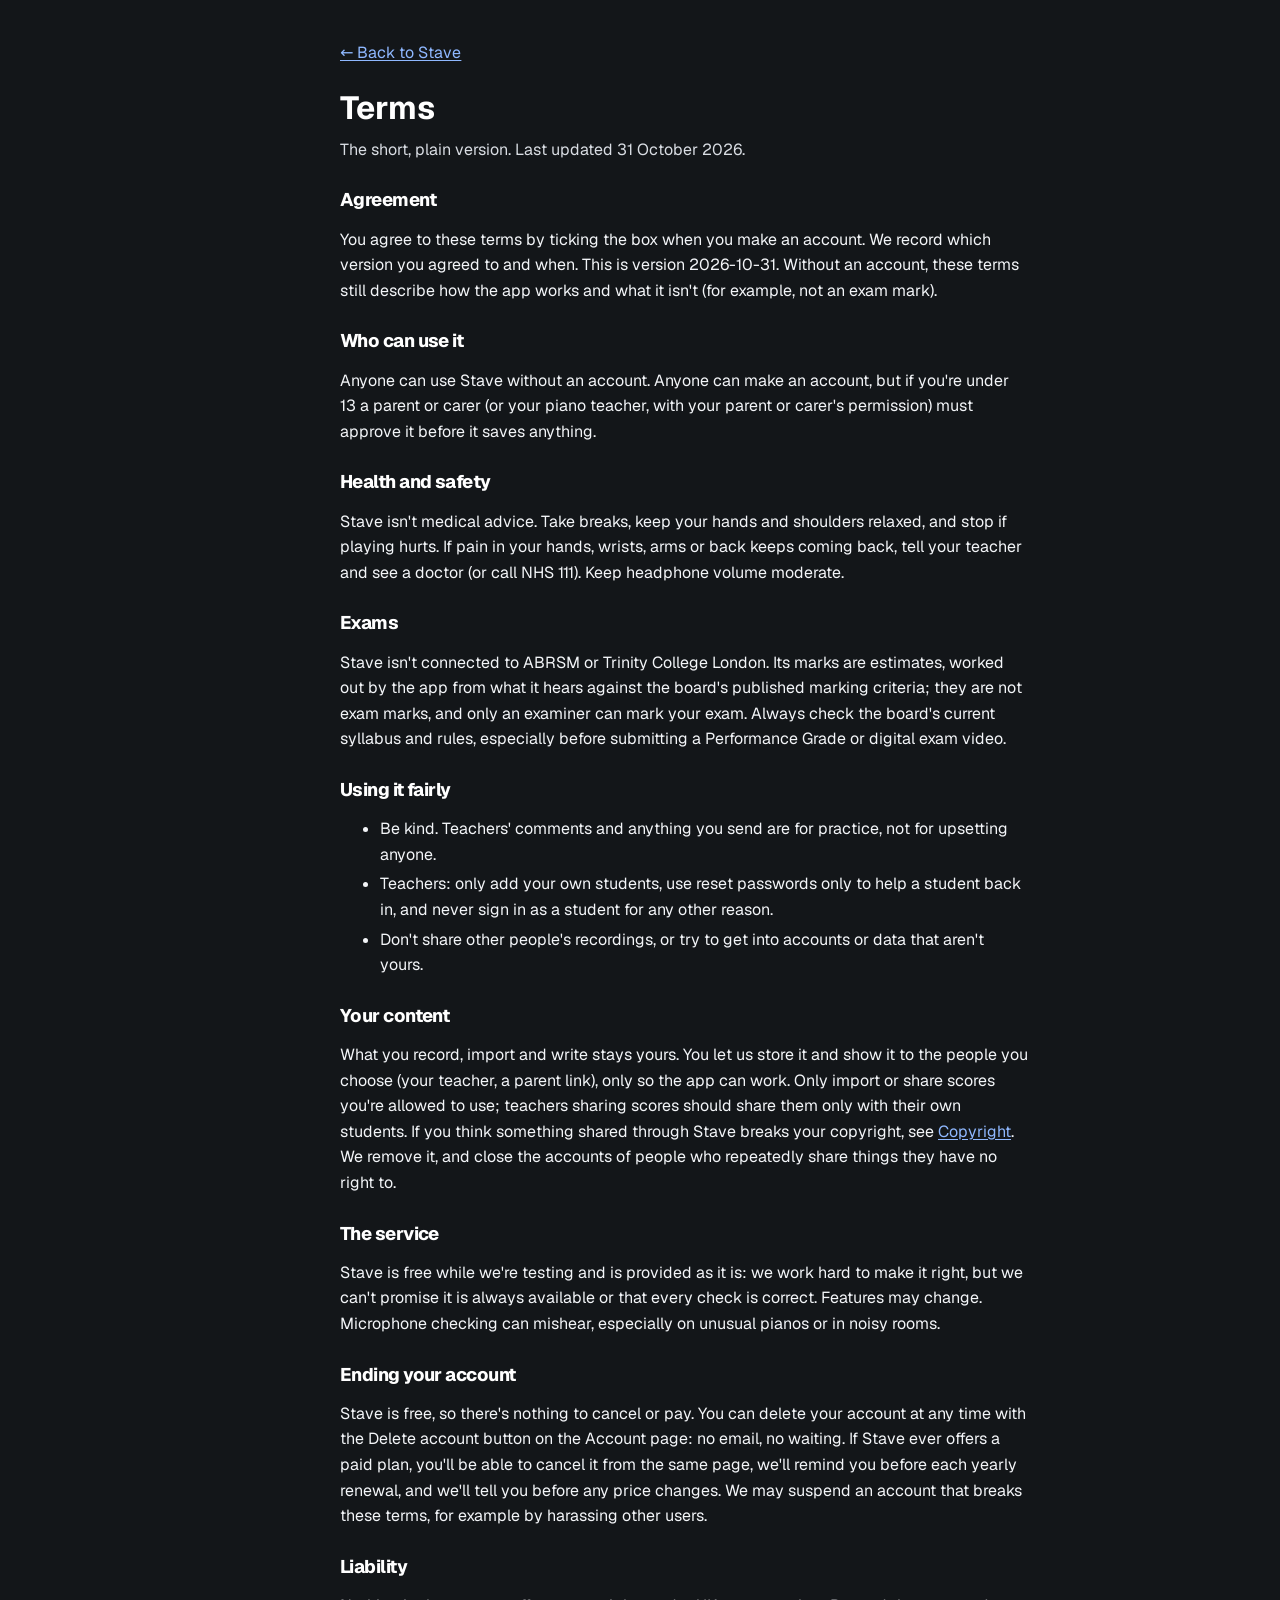
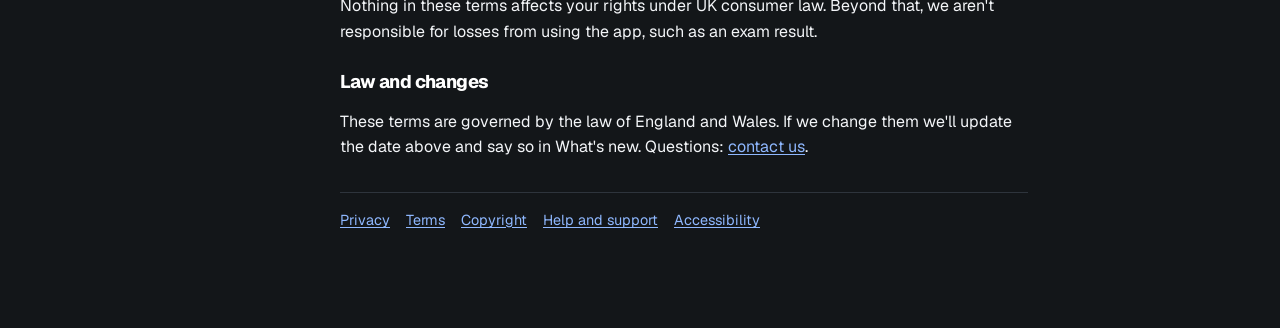
<file: app/terms.html>
<!doctype html>
<html lang="en">
<head>
  <meta charset="utf-8">
  <meta name="viewport" content="width=device-width, initial-scale=1, viewport-fit=cover">
  <title>Terms · Stave</title>
  <meta name="description" content="The terms for using Stave.">
  <meta name="theme-color" content="#0d1014">
  <script src="js/theme-boot.js"></script>
  <link rel="stylesheet" href="styles.css">
</head>
<body class="doc-page">
  <main class="doc">
    <p><a href="./">← Back to Stave</a></p>

    <h1>Terms</h1>
    <p class="lede">The short, plain version. Last updated 31 October 2026.</p>

    <h2>Agreement</h2>
    <p>You agree to these terms by ticking the box when you make an account. We record which version you agreed to and when. This is version 2026-10-31. Without an account, these terms still describe how the app works and what it isn't (for example, not an exam mark).</p>

    <h2>Who can use it</h2>
    <p>Anyone can use Stave without an account. Anyone can make an account, but if you're under 13 a parent or carer (or your piano teacher, with your parent or carer's permission) must approve it before it saves anything.</p>

    <h2>Health and safety</h2>
    <p>Stave isn't medical advice. Take breaks, keep your hands and shoulders relaxed, and stop if playing hurts. If pain in your hands, wrists, arms or back keeps coming back, tell your teacher and see a doctor (or call NHS 111). Keep headphone volume moderate.</p>

    <h2>Exams</h2>
    <p>Stave isn't connected to ABRSM or Trinity College London. Its marks are estimates, worked out by the app from what it hears against the board's published marking criteria; they are not exam marks, and only an examiner can mark your exam. Always check the board's current syllabus and rules, especially before submitting a Performance Grade or digital exam video.</p>

    <h2>Using it fairly</h2>
    <ul>
      <li>Be kind. Teachers' comments and anything you send are for practice, not for upsetting anyone.</li>
      <li>Teachers: only add your own students, use reset passwords only to help a student back in, and never sign in as a student for any other reason.</li>
      <li>Don't share other people's recordings, or try to get into accounts or data that aren't yours.</li>
    </ul>

    <h2>Your content</h2>
    <p>What you record, import and write stays yours. You let us store it and show it to the people you choose (your teacher, a parent link), only so the app can work. Only import or share scores you're allowed to use; teachers sharing scores should share them only with their own students. If you think something shared through Stave breaks your copyright, see <a href="copyright.html">Copyright</a>. We remove it, and close the accounts of people who repeatedly share things they have no right to.</p>

    <h2>The service</h2>
    <p>Stave is free while we're testing and is provided as it is: we work hard to make it right, but we can't promise it is always available or that every check is correct. Features may change. Microphone checking can mishear, especially on unusual pianos or in noisy rooms.</p>

    <h2>Ending your account</h2>
    <p>Stave is free, so there's nothing to cancel or pay. You can delete your account at any time with the Delete account button on the Account page: no email, no waiting. If Stave ever offers a paid plan, you'll be able to cancel it from the same page, we'll remind you before each yearly renewal, and we'll tell you before any price changes. We may suspend an account that breaks these terms, for example by harassing other users.</p>

    <h2>Liability</h2>
    <p>Nothing in these terms affects your rights under UK consumer law. Beyond that, we aren't responsible for losses from using the app, such as an exam result.</p>

    <h2>Law and changes</h2>
    <p>These terms are governed by the law of England and Wales. If we change them we'll update the date above and say so in What's new. Questions: <a href="https://github.com/manlikeneil123-glitch/Music-Helper/issues" rel="noopener">contact us</a>.</p>
    <nav class="doc-nav" aria-label="Stave pages"><a href="privacy.html">Privacy</a><a href="terms.html" aria-current="page">Terms</a><a href="copyright.html">Copyright</a><a href="help.html">Help and support</a><a href="accessibility.html">Accessibility</a></nav>
  </main>
</body>
</html>
</file>
<file: app/styles.css>
@font-face {
  font-family: 'Noto Music';
  src: url('fonts/noto-music.woff2') format('woff2');
  unicode-range: U+2669-266F, U+1D100-1D1FF;
  font-display: block;
}
@font-face {
  font-family: 'Geist';
  src: url('fonts/geist.woff2') format('woff2');
  font-weight: 400 800;
  font-display: swap;
}

/* Clean dark (owner decision 2026-11): a solid near-black page, flat cards with a
   2px edge, one flat coral accent, chunky buttons with a darker bottom edge that
   sinks when pressed. No photo, glass blur or gradients. Sheet music keeps a light
   "paper" panel: notation is read dark-on-light, as in a real book. The old glass
   variables (--wash, --rim, --glow, --grad...) are kept as flat values so older
   rules still resolve. */
:root {
  --bg: #131619;
  --surface: #1b1f24;       /* card */
  --surface-strong: #1b1f24;
  --surface-solid: #1b1f24;
  --raised: #242930;       /* rows, inputs inside cards */
  --raised-hover: #2c323a;
  --edge: #2e343c;          /* card and button edges */
  --ink: #f3f5f8;
  --muted: #aeb5bf;
  --line: #2a3037;
  --brand: #ffffff;
  --accent: #ff7a59;                          /* coral: outlines, progress, focus */
  --accent-soft: rgba(255, 122, 89, 0.16);
  --link: #8fb8ff;                            /* links: blue and underlined, 4.5:1 or better */
  --link-photo: #8fb8ff;                      /* links on the page background */
  --viz-1: #1ea891; --viz-2: #e8673a; --viz-3: #8f6cf0; --viz-4: #b38500; --viz-5: #d94a8c; /* chart series, validated for colour-blind separation */
  --grad: linear-gradient(#ff7a59, #ff7a59);          /* bars and rings (flat) */
  --grad-btn: linear-gradient(#ff6b4a, #ff6b4a);      /* primary buttons, dark text */
  --wash: linear-gradient(transparent, transparent);
  --rim: linear-gradient(transparent, transparent);
  --glow: linear-gradient(transparent, transparent);
  --fg-rgb: 255, 255, 255;                    /* faint overlays: tracks, bars, rows */
  --pill-on: #ff7a59;                         /* selected pill / primary button */
  --pill-on-hover: #ff8f73;
  --t-green: #c8f7da; --t-blue: #cfe0ff; --t-gold: #ffe1b0; --t-red: #ffd0d0; --t-violet: #d4ccff; /* text on tinted chips */
  --chip-blue: #b9d1ff; --sheen: #ffb3c7; --chip-gold: #ffd79c; --chip-green: #a9f0c6;
  --tagline: #c3c9d1;
  --text-2: #d9dde3;                          /* secondary text that sits on the photo */
  --accent-btn: #ff6b4a;                      /* solid fallback for --grad-btn */
  --photo-filter: none;
  --shade: none;
  --mint: #8edbbb;
  --green: #6ee19a;
  --chip: rgba(255, 255, 255, 0.1);
  --chip-ink: #e8ecf2;
  --on-brand: #1d0e08;
  --good: #72e3a0;
  --warn: #f2b45a;
  --bad: #ffadad;
  --miss: #8d95a1;
  --unclear: #b8aeff;
  --stave: #f3f5f8;
  --cursor: rgba(255, 107, 139, 0.2);
  --key-white: #f4f5f7;
  --key-white-edge: #c9ced6;
  --key-label: #545c69;
  --key-black: #15181d;
  --key-black-edge: #2c323b;
  --radius: 18px;
  --radius-sm: 14px;
  --shadow: none;
  --blur: none;
  --font: 'Geist', system-ui, -apple-system, 'Segoe UI', Roboto, sans-serif;
  --tabbar-h: 68px;
  --dock-w: 0px;
  --ease: cubic-bezier(0.2, 0.7, 0.2, 1);
  color-scheme: dark;
  --sheen: #ff9b80;
}
/* Day: the same glass, frosted white over a washed-out photo. Night stays the default. */
:root[data-theme='day'] {
  --bg: #f4f5f7;
  --surface: #ffffff;
  --surface-strong: #ffffff;
  --surface-solid: #ffffff;
  --raised: #eef0f3;
  --raised-hover: #e5e8ec;
  --edge: #dde1e6;
  --ink: #12151a;
  --muted: #4a5260;
  --line: #e3e6ea;
  --brand: #0d1014;
  --accent: #c2410c;
  --accent-soft: rgba(255, 107, 74, 0.14);
  --link: #1c47b8;
  --link-photo: #1c47b8;
  --viz-1: #138f7b; --viz-2: #d0552a; --viz-3: #7a56e0; --viz-4: #a87a00; --viz-5: #c2387a;
  --wash: linear-gradient(transparent, transparent);
  --rim: linear-gradient(transparent, transparent);
  --glow: linear-gradient(transparent, transparent);
  --sheen: #c2410c;
  --chip: rgba(20, 24, 30, 0.06);
  --chip-ink: #1d2128;
  --on-brand: #ffffff;
  --good: #0a5a2e;
  --warn: #714400;
  --bad: #931c24;
  --miss: #5f6672;
  --unclear: #5442cc;
  --stave: #12151a;
  --cursor: rgba(196, 42, 98, 0.16);
  --fg-rgb: 20, 24, 30;
  --pill-on: #12151a;
  --pill-on-hover: #2a2f37;
  --t-green: #0d5c33; --t-blue: #163f8f; --t-gold: #6b4100; --t-red: #8f1f26; --t-violet: #3f2fa3;
  --chip-blue: #1f4fae; --chip-gold: #7a4b00; --chip-green: #0f6a3b;
  --tagline: #2c333d;
  --text-2: #2a303a;
  --shadow: none;
  --photo-filter: none;
  --shade: none;
  color-scheme: light;
  --grad: linear-gradient(#ff6b4a, #ff6b4a);
}
:root[data-theme='day'] body::before { background: rgba(236, 240, 245, 0.8); }
:root[data-theme='day'] body::after { opacity: 0.03; }
:root[data-theme='day'] .orbs i { opacity: 0.22; }
:root[data-theme='day'] .glass-hero { background: linear-gradient(160deg, rgba(255, 255, 255, 0.78), rgba(255, 255, 255, 0.55)); box-shadow: 0 30px 80px rgba(30, 40, 60, 0.18), 0 1px 0 #fff inset; }
:root[data-theme='day'] .brand-mark.big { background: linear-gradient(160deg, #fff, rgba(255, 255, 255, 0.6)); border-color: var(--edge); box-shadow: 0 12px 30px rgba(30, 40, 60, 0.15); }

/* Still scenery (Settings), or the device asking for less motion: no drifting light,
   no shimmer, no rising panels; page changes are a plain switch. */
:root.still .orbs i, :root.still .wordmark, :root.still .stave-anim .n,
:root.still .view.active .rise, :root.still .view.leaving, :root.still .view.active .bar, :root.still .view.active .spark path,
:root.still .view.active .ring .fill, :root.still .view.active .plan li, :root.still body.booted .topbar, :root.still body.booted .tabbar,
:root.still .timer-ring.running, :root.still .setup-step.enter, :root.still body.booted .orbs { animation: none !important; }
:root.still .stave-anim .n { opacity: 1; }
:root.still .bg-photo, :root.still .card-face, :root.still .tabbar [data-icon] { transition: none; }

/* Light paper for notation: sheet music, flashcard staves. */
.paper {
  --stave: #14171c;
  --muted: #5b6370;
  --good: #11804a;
  --warn: #a8650a;
  --bad: #cc3a3a;
  --miss: #8a9095;
  --unclear: #6656d6;
  --surface-solid: #fbfaf7;
  --cursor: rgba(24, 99, 224, 0.16);
  --ink: #14171c;
  background: #fbfaf7;
  color: #14171c;
}

* { box-sizing: border-box; }
/* Component display rules (e.g. .btn's inline-flex) must never beat the hidden attribute. */
[hidden] { display: none !important; }
html, body { margin: 0; }
html { background: var(--bg); scroll-padding-top: calc(env(safe-area-inset-top, 0px) + 12px); }
a { color: var(--link); text-decoration: underline; text-underline-offset: 2px; }
body {
  background: transparent;
  color: var(--ink);
  font: 16px/1.45 var(--font);
  padding-bottom: calc(var(--tabbar-h) + 24px + env(safe-area-inset-bottom));
  padding-left: var(--dock-w);
  -webkit-tap-highlight-color: transparent;
  -webkit-font-smoothing: antialiased;
  overflow-x: hidden;
  min-height: 100vh;
}
body[data-tab='cards'], body[data-tab='play'] { padding-bottom: calc(var(--tabbar-h) + 170px + env(safe-area-inset-bottom)); }
body[data-tab='welcome'] { padding-bottom: 32px; padding-left: 0; }
body[data-tab='welcome'] .tabbar { display: none; }

/* Background photo + smoke. Blurred and dim while booting, then into focus. */
.bg-photo {
  position: fixed; inset: -40px; z-index: -3; pointer-events: none;
  background: #1a2230 url('img/piano-room-1920.webp') 54% 62% / cover no-repeat;
  transition: filter 1.1s var(--ease), transform 1.4s var(--ease);
  filter: var(--photo-filter);
}
@media (max-width: 700px) and (orientation: portrait) {
  .bg-photo { background-image: url('img/piano-room-900.webp'); background-position: 50% 70%; }
}
.bg-shade {
  position: fixed; inset: 0; z-index: -2; pointer-events: none;
  background: var(--glow), var(--shade);
}
body.booting .bg-photo { filter: blur(26px) brightness(0.35) saturate(0.8); transform: scale(1.06); }
body.bg-soft .bg-photo { filter: blur(10px) brightness(0.5) saturate(0.9); transition-duration: 0.25s; }
body::after {
  content: ''; position: fixed; inset: 0; z-index: -1; pointer-events: none; opacity: 0.06; mix-blend-mode: overlay;
  background-image: url("data:image/svg+xml,%3Csvg xmlns='http://www.w3.org/2000/svg' width='160' height='160'%3E%3Cfilter id='n'%3E%3CfeTurbulence type='fractalNoise' baseFrequency='0.9' numOctaves='2' stitchTiles='stitch'/%3E%3C/filter%3E%3Crect width='100%25' height='100%25' filter='url(%23n)'/%3E%3C/svg%3E");
}

/* ---- Top bar: glass pill with the logo; streak + profile on the right ---- */
.topbar {
  /* Scrolls away with the page: a floating bar kept covering the top of pages on real phones. */
  position: relative; z-index: 5;
  display: flex; align-items: center; gap: 10px;
  max-width: 640px; margin: 10px auto 0;
  margin-inline: max(16px, env(safe-area-inset-left, 0px)) max(16px, env(safe-area-inset-right, 0px));
  margin-top: calc(env(safe-area-inset-top, 0px) + 10px);
  padding: 6px 6px 6px 8px; border-radius: 999px;
  background: var(--wash), linear-gradient(var(--surface), var(--surface)); border: 1px solid var(--edge); box-shadow: var(--shadow);
  -webkit-backdrop-filter: var(--blur); backdrop-filter: var(--blur);
  font-weight: 700; font-size: 1rem; letter-spacing: -0.01em; color: var(--ink);
}
@media (min-width: 672px) { .topbar { margin-inline: auto; } }
.topbar .spacer { flex: 1; }
body::before { content: ''; position: fixed; inset: 0 0 auto; height: env(safe-area-inset-top, 0px); z-index: 10; background: rgba(8, 10, 14, 0.7); }
.logo-tile {
  width: 34px; height: 34px; border-radius: 50%; background: rgba(var(--fg-rgb), 0.12); flex: none;
  display: grid; place-items: center; border: 1px solid var(--edge);
}
.brand-mark { color: var(--ink); display: grid; place-items: center; }
.brand-mark svg { width: 24px; height: 24px; }
.brand-name { margin: 0; font-weight: 800; font-size: 1.12rem; letter-spacing: -0.03em; }
.top-pill { font-size: 0.8rem; font-weight: 650; padding: 6px 11px; border-radius: 999px; background: var(--raised); color: var(--ink); white-space: nowrap; display: inline-flex; align-items: center; gap: 5px; }
.top-pill .icon { width: 15px; height: 15px; }
.avatar {
  width: 34px; height: 34px; border-radius: 50%; flex: none; border: 0; cursor: pointer;
  background: linear-gradient(135deg, #f5a65b, #e7783a); color: #fff; font: inherit; font-weight: 800; font-size: 0.82rem;
  position: relative;
}
.avatar svg { width: 18px; height: 18px; }
.avatar:has(svg) { display: grid; place-items: center; }
.avatar:has(svg)::after { display: none; }
.avatar::after { content: ''; position: absolute; right: -1px; bottom: -1px; width: 9px; height: 9px; border-radius: 50%; background: var(--good); border: 2px solid #20242b; }

main {
  max-width: 640px; margin: 0 auto; padding-block: 8px 24px;
  padding-left: max(16px, env(safe-area-inset-left, 0px)); padding-right: max(16px, env(safe-area-inset-right, 0px));
}
.view { display: none; }
.view.active { display: block; }

/* ---- Motion: the reel's rise-and-unblur. JS gives each block --i for stagger. ---- */
@keyframes rise { from { opacity: 0; transform: translateY(14px) scale(0.985); filter: blur(10px); } to { opacity: 1; transform: none; filter: blur(0); } }
@keyframes leave { to { opacity: 0; transform: translateY(-6px) scale(0.99); filter: blur(10px); } }
@keyframes grow { from { transform: scaleY(0); } }
@keyframes draw { from { stroke-dashoffset: 1; } }
@keyframes slide-in-left { from { opacity: 0; transform: translate(-24px, -50%); } }
@keyframes slide-up { from { opacity: 0; transform: translateY(30px); } }
@keyframes fade-in { from { opacity: 0; } }
.view.active .rise { animation: rise 0.6s var(--ease) both; animation-delay: calc(var(--i, 0) * 70ms + var(--d0, 0ms)); }
.view.settled *, .view.settled { animation: none !important; }
.view.leaving { display: block; animation: leave 0.18s ease-in forwards; pointer-events: none; }
body.booting .topbar, body.booting .tabbar, body.booting main { opacity: 0; }
body.booted .topbar { animation: fade-in 0.5s ease both; }
body.booted main { --d0: 380ms; }

h1, h2, h3 { text-wrap: balance; color: var(--brand); }
.hero { font-size: clamp(2.1rem, 8vw, 2.75rem); line-height: 1.04; font-weight: 800; letter-spacing: -0.04em; margin: 20px 0 10px; }
h2 { font-size: 1.85rem; line-height: 1.1; font-weight: 750; letter-spacing: -0.03em; margin: 16px 0 6px; }
h3 { font-size: 1.02rem; font-weight: 700; letter-spacing: -0.01em; margin: 0 0 12px; }
.lede { margin: 0 0 16px; color: var(--muted); font-size: 1rem; max-width: 60ch; }
.muted { color: var(--muted); }
.small { font-size: 0.85rem; }
.center { text-align: center; }
.row { display: flex; align-items: center; }
.row.between { justify-content: space-between; gap: 12px; }
.row.gap { gap: 10px; }
.row.gap > .btn { flex: 1; }
.wrap { flex-wrap: wrap; }

.icon { width: 1.2em; height: 1.2em; flex: none; vertical-align: -0.22em; }

/* ---- Glass ---- */
.card {
  background: var(--wash), linear-gradient(var(--surface), var(--surface)); border: 1px solid var(--edge); border-radius: var(--radius);
  padding: 18px; margin: 16px 0; box-shadow: var(--shadow);
  -webkit-backdrop-filter: var(--blur); backdrop-filter: var(--blur);
}
/* While recording: no live blur (performance); slightly more opaque instead. */
body.lowfx .card, body.lowfx .tile, body.lowfx .stat, body.lowfx .tabbar, body.lowfx .topbar, body.lowfx .keyboard, body.lowfx .timer-ring {
  -webkit-backdrop-filter: none; backdrop-filter: none; background: var(--surface-strong);
}

/* ---- Pills ---- */
.btn {
  appearance: none; border: 1px solid var(--edge); background: var(--raised); color: var(--ink);
  border-radius: 999px; padding: 12px 20px; font: inherit; font-weight: 650; cursor: pointer;
  min-height: 48px; display: inline-flex; align-items: center; justify-content: center; gap: 8px;
  transition: transform 0.08s ease, background 0.15s, box-shadow 0.15s;
}
.btn:hover { background: var(--raised-hover); }
.btn:active { transform: scale(0.97); }
.btn:disabled { opacity: 0.45; cursor: default; }
.btn.primary { background: var(--grad-btn); color: #fff; border-color: transparent; box-shadow: 0 8px 24px rgba(180, 36, 98, 0.35); }
.btn.primary:hover { filter: brightness(1.08); }
.btn.accent { background: var(--grad-btn); border-color: transparent; color: #fff; box-shadow: 0 8px 22px rgba(180, 36, 98, 0.3); }
.btn.good { background: rgba(95, 214, 143, 0.16); border-color: transparent; color: var(--good); }
.btn.bad { background: rgba(255, 122, 122, 0.15); border-color: transparent; color: var(--bad); }
.btn.ghost { width: 100%; margin-bottom: 8px; justify-content: flex-start; background: var(--raised); border-color: transparent; border-radius: var(--radius-sm); }
.btn.ghost.link { background: transparent; justify-content: center; color: var(--muted); font-weight: 600; text-decoration: underline; text-underline-offset: 3px; }
.btn.block { width: 100%; margin-top: 14px; }
.btn:focus-visible, select:focus-visible, input:focus-visible, .plan button:focus-visible, .tabbar button:focus-visible, .avatar:focus-visible,
.segmented button:focus-visible, .choice:focus-visible, .flashcard:focus-visible, .lab summary:focus-visible, .verdicts summary:focus-visible {
  outline: 2px solid var(--accent); outline-offset: 2px;
}

select, textarea, input[type='number'], input[type='text'], input[type='password'], input[type='email'] {
  font: inherit; color: var(--ink); background: var(--raised);
  border: 1px solid var(--edge); border-radius: var(--radius-sm); padding: 10px 14px; min-height: 48px;
}
select option { background: var(--surface-solid); color: var(--ink); }
input[type='number'] { width: 5.5em; }
select { max-width: 100%; text-overflow: ellipsis; }
.field > select { width: 100%; }
input[type='range'] { accent-color: var(--accent); width: 140px; vertical-align: middle; }
input[type='checkbox'] { accent-color: var(--accent); }
.field { display: grid; gap: 6px; margin: 14px 0; font-weight: 600; font-size: 0.92rem; }
.field.inline { display: flex; align-items: center; gap: 8px; margin: 8px 0; }
fieldset.field { border: 0; padding: 0; min-width: 0; }
fieldset.field legend { padding: 0; margin-bottom: 6px; }

/* ---- Segmented switch + choice chips ---- */
.segmented {
  display: grid; grid-template-columns: 1fr 1fr; gap: 4px; padding: 4px; margin: 8px 0 12px;
  background: var(--wash), linear-gradient(var(--surface), var(--surface)); border: 1px solid var(--edge); border-radius: 999px;
  -webkit-backdrop-filter: var(--blur); backdrop-filter: var(--blur);
}
.card .segmented { background: var(--raised); -webkit-backdrop-filter: none; backdrop-filter: none; }
.segmented button {
  border: 0; border-radius: 999px; padding: 10px 6px; font: inherit; font-weight: 600; font-size: 0.9rem;
  background: transparent; color: var(--muted); cursor: pointer; min-height: 42px; min-width: 0;
  white-space: nowrap; overflow: hidden; text-overflow: ellipsis;
  display: inline-flex; align-items: center; justify-content: center; gap: 6px; transition: background 0.2s, color 0.2s;
}
.segmented button[aria-pressed='true'] { background: var(--pill-on); color: var(--on-brand); box-shadow: 0 2px 8px rgba(0, 0, 0, 0.25); }
.choice-row { display: grid; grid-template-columns: repeat(4, 1fr); gap: 8px; }
.choice {
  border: 1px solid var(--edge); border-radius: 999px; background: var(--raised); color: var(--ink);
  font: inherit; font-weight: 600; padding: 10px 6px; min-height: 44px; cursor: pointer; font-variant-numeric: tabular-nums;
}
.choice[aria-pressed='true'] { background: var(--pill-on); color: var(--on-brand); border-color: var(--pill-on); }

/* ---- Liquid glass: a light rim brighter at the top-left (where the light hits),
   and a soft specular sheen across the top of the panel. ---- */
.card:not(dialog), .tile, .stat, .glass-hero { position: relative; }
.topbar, .tabbar, .glass-hero, .card:not(dialog) { isolation: isolate; }
.card:not(dialog)::before, .topbar::before, .tabbar::before, .tile::before, .stat::before, .glass-hero::before {
  content: ''; position: absolute; inset: -1px; border-radius: inherit; padding: 1px; pointer-events: none; z-index: 1;
  background: var(--rim);
  -webkit-mask: linear-gradient(#000 0 0) content-box, linear-gradient(#000 0 0); -webkit-mask-composite: xor;
  mask: linear-gradient(#000 0 0) content-box exclude, linear-gradient(#000 0 0);
}
.glass-hero::after, .topbar::after, .tabbar::after {
  content: ''; position: absolute; inset: 0; border-radius: inherit; pointer-events: none; z-index: -1;
  background: linear-gradient(180deg, rgba(255, 255, 255, 0.09), rgba(255, 255, 255, 0) 42%);
}

/* ---- Welcome: splash, then setup ---- */
body[data-tab='welcome']:has(.splash:not([hidden])) .topbar { display: none; }
.splash { position: relative; min-height: calc(100svh - 40px); display: grid; align-items: center; padding: max(24px, env(safe-area-inset-top)) 0 8px; }
.orbs { position: fixed; inset: 0; z-index: -1; pointer-events: none; overflow: hidden; display: none; }
body[data-tab='welcome'] .orbs { display: block; animation: fade-in 1.2s ease both; }
.orbs i { position: absolute; width: 46vmax; height: 46vmax; border-radius: 50%; filter: blur(60px); opacity: 0.38; animation: drift 18s ease-in-out infinite alternate; }
.orbs i:nth-child(1) { background: #ff6a4d; left: -18vmax; top: -12vmax; }
.orbs i:nth-child(2) { background: #ff3d8b; right: -20vmax; top: 30%; animation-duration: 22s; opacity: 0.26; }
.orbs i:nth-child(3) { background: #8a4dff; left: 20%; bottom: -26vmax; animation-duration: 26s; opacity: 0.22; }
@keyframes drift { to { transform: translate(6vmax, 4vmax) scale(1.12); } }
.glass-hero {
  max-width: 460px; width: 100%; margin: 0 auto; padding: 30px 24px 22px; border-radius: 34px; text-align: center;
  background: linear-gradient(160deg, rgba(60, 66, 78, 0.5), rgba(24, 28, 35, 0.55));
  border: 1px solid transparent; box-shadow: 0 30px 80px rgba(0, 0, 0, 0.45), 0 1px 0 rgba(255, 255, 255, 0.12) inset;
  -webkit-backdrop-filter: saturate(160%) blur(28px); backdrop-filter: saturate(160%) blur(28px);
}
.brand-mark.big {
  width: 76px; height: 76px; margin: 0 auto; border-radius: 24px;
  background: linear-gradient(160deg, rgba(255, 255, 255, 0.2), rgba(255, 255, 255, 0.04));
  border: 1px solid rgba(255, 255, 255, 0.22); box-shadow: 0 12px 30px rgba(0, 0, 0, 0.35), 0 1px 0 rgba(255, 255, 255, 0.3) inset;
}
.brand-mark.big svg { width: 52px; height: 52px; }
.wordmark {
  margin: 14px 0 4px; font-size: clamp(3.4rem, 17vw, 4.6rem); line-height: 0.95; font-weight: 800; letter-spacing: -0.06em;
  background: linear-gradient(100deg, var(--ink) 0%, var(--ink) 38%, var(--sheen) 50%, var(--ink) 62%, var(--ink) 100%) 0 0 / 250% 100%;
  -webkit-background-clip: text; background-clip: text; color: transparent; animation: sheen 6s ease-in-out 1.2s infinite;
}
@keyframes sheen { 0% { background-position: 100% 0; } 40%, 100% { background-position: 0 0; } }
.tagline { margin: 0 auto; max-width: 26ch; color: var(--tagline); font-size: 1.12rem; line-height: 1.35; font-weight: 500; }
.stave-anim { display: block; width: 100%; max-width: 340px; margin: 18px auto 8px; overflow: visible; }
.stave-anim > line { stroke: rgba(var(--fg-rgb), 0.28); stroke-width: 1.2; }
.stave-anim .n { fill: var(--ink); stroke: var(--ink); stroke-width: 1.6; opacity: 0; animation: note-in 4.8s var(--ease) infinite; animation-delay: calc(var(--k) * 0.32s + 0.8s); }
.stave-anim .n:nth-child(odd of .n) { fill: var(--accent); stroke: var(--accent); }
@keyframes note-in { 0% { opacity: 0; transform: translateY(8px); } 10%, 70% { opacity: 1; transform: none; } 85%, 100% { opacity: 0; transform: translateY(-4px); } }
.pitch { list-style: none; padding: 0; margin: 12px 0 0; display: grid; gap: 8px; text-align: left; }
.pitch li { display: flex; align-items: center; gap: 12px; padding: 10px 12px; border-radius: 18px; background: rgba(var(--fg-rgb), 0.06); border: 1px solid rgba(var(--fg-rgb), 0.08); }
.pitch b { display: block; font-size: 0.98rem; letter-spacing: -0.01em; }
.pitch small { display: block; color: var(--muted); font-size: 0.82rem; line-height: 1.3; }
.btn.big { min-height: 56px; font-size: 1.05rem; margin-top: 18px; }
.glass-hero .btn.ghost.link { margin: 6px 0 0; }
.glass-hero .fine { margin-top: 8px; }
.setup-head { display: flex; align-items: center; gap: 14px; margin: 18px 0 0; }
.setup-head .brand-mark { width: 52px; height: 52px; flex: none; border-radius: 17px; background: var(--chip); border: 1px solid var(--edge); }
.setup-head .brand-mark svg { width: 34px; height: 34px; }
.setup-head h2 { margin: 0; }
.setup-head .lede { margin: 2px 0 0; }
.setup-step.enter { animation: rise 0.55s var(--ease) both; }
@media (prefers-reduced-motion: reduce) {
  .orbs i, .wordmark, .stave-anim .n { animation: none; }
  .stave-anim .n { opacity: 1; }
}
.tiles { display: grid; grid-template-columns: repeat(3, 1fr); gap: 10px; margin: 18px 0 4px; }
.tile {
  background: var(--wash), linear-gradient(var(--surface), var(--surface)); border: 1px solid var(--edge); border-radius: var(--radius-sm);
  padding: 12px; display: grid; gap: 2px; box-shadow: var(--shadow); min-width: 0;
  -webkit-backdrop-filter: var(--blur); backdrop-filter: var(--blur);
}
.tile b { margin-top: 8px; font-size: 0.98rem; letter-spacing: -0.01em; }
.tile small { color: var(--muted); font-size: 0.78rem; line-height: 1.3; }
.chip { width: 38px; height: 38px; border-radius: 50%; background: var(--chip); color: var(--chip-ink); display: grid; place-items: center; border: 1px solid var(--edge); }
.chip .icon { width: 20px; height: 20px; }
.chip.blue { background: rgba(77, 141, 255, 0.25); color: var(--chip-blue); }
.chip.gold { background: rgba(242, 180, 90, 0.22); color: var(--chip-gold); }
.chip.green { background: rgba(95, 214, 143, 0.2); color: var(--chip-green); }
.chip.violet { background: rgba(169, 155, 255, 0.22); color: var(--t-violet); }
.setup { margin-top: 18px; }
.fine { margin: 14px 0 0; text-align: center; font-size: 0.84rem; color: var(--muted); }
.credit { text-align: center; font-size: 0.74rem; color: var(--muted); margin: 18px 0 0; }
.credit a { color: inherit; }
.lede, .fine, .credit, .lede .muted { color: var(--text-2); }

/* ---- Stave ---- */
.stave { display: block; }
.stave-line, .bar-line { stroke: var(--stave); stroke-width: 1.2; }
.bar-line { stroke-width: 1.4; }
.clef { font-family: 'Noto Music', serif; fill: var(--stave); }
.head { fill: var(--stave); stroke: var(--stave); stroke-width: 1; }
.head.open { fill: var(--surface-solid); stroke-width: 1.8; }
.stem, .flag { stroke: var(--stave); stroke-width: 1.4; fill: none; }
.dot { fill: var(--stave); }
.accidental { fill: var(--stave); font-family: 'Noto Music', serif; }
.finger { fill: var(--muted); font-weight: 600; }
.cursor { fill: var(--cursor); }
.note-good .head, .note-good .dot { fill: var(--good); stroke: var(--good); }
.note-good .stem, .note-good .flag { stroke: var(--good); }
.note-bad .head, .note-bad .dot { fill: var(--bad); stroke: var(--bad); }
.note-bad .stem, .note-bad .flag { stroke: var(--bad); }
.note-warn .head, .note-warn .dot { fill: var(--warn); stroke: var(--warn); }
.note-warn .stem, .note-warn .flag { stroke: var(--warn); }
.note-miss .head { fill: none; stroke: var(--miss); stroke-dasharray: 2 2; }
.note-miss .stem, .note-miss .flag { stroke: var(--miss); }
.note-bad .cue { stroke: var(--bad); stroke-width: 1.8; fill: none; stroke-linecap: round; }
.note-warn .cue.ring { stroke: var(--warn); stroke-width: 1.4; fill: none; }
.note-unclear .head { fill: none; stroke: var(--unclear); stroke-width: 1.8; }
.note-unclear .stem, .note-unclear .flag { stroke: var(--unclear); }
.note-good .head.open, .note-bad .head.open, .note-warn .head.open { fill: var(--surface-solid); }

/* ---- Read (flashcards) ---- */
.flashcard {
  display: block; width: 100%; max-width: 360px; height: 260px; margin: 8px auto 0;
  perspective: 900px; background: none; border: 0; padding: 0; cursor: pointer; position: relative; font: inherit;
}
.card-face {
  position: absolute; inset: 0; border-radius: var(--radius);
  box-shadow: 0 14px 40px rgba(0, 0, 0, 0.35);
  display: grid; place-items: center; align-content: center; gap: 6px;
  backface-visibility: hidden; transition: transform 0.5s var(--ease);
}
.card-back { transform: rotateY(180deg); background: var(--surface-strong); border: 1px solid var(--edge); color: var(--ink); -webkit-backdrop-filter: var(--blur); backdrop-filter: var(--blur); }
.flashcard.flipped .card-front { transform: rotateY(-180deg); }
.flashcard.flipped .card-back { transform: rotateY(0); }
.answer { font-size: 5.5rem; font-weight: 800; line-height: 1; letter-spacing: -0.04em; color: var(--brand); }
.detail { color: var(--muted); }
.hint { font-size: 0.8rem; color: var(--muted); }
.feedback { min-height: 1.5em; text-align: center; font-weight: 600; margin: 12px 0; }
.feedback.good { color: var(--good); }
.feedback.bad { color: var(--bad); }

/* ---- Practise (timer) ---- */
.timer-ring {
  width: 220px; height: 220px; margin: 8px auto 4px; border-radius: 50%;
  display: grid; place-items: center; border: 6px solid rgba(var(--fg-rgb), 0.16); transition: border-color 0.3s;
  background: var(--wash), linear-gradient(var(--surface), var(--surface)); box-shadow: var(--shadow); -webkit-backdrop-filter: var(--blur); backdrop-filter: var(--blur);
}
.timer-ring.running { border-color: var(--accent); animation: breathe 3s ease-in-out infinite; }
@keyframes breathe { 50% { box-shadow: var(--shadow), 0 0 0 12px rgba(255, 79, 139, 0.18); } }
.timer-display { font-size: 3.2rem; font-weight: 700; letter-spacing: -0.03em; font-variant-numeric: tabular-nums; }
.goal { height: 10px; background: var(--raised); border-radius: 99px; overflow: hidden; margin: 10px 0 16px; }
.goal > div { height: 100%; width: 0; background: var(--grad); border-radius: 99px; transition: width 0.6s var(--ease); }
.week { display: flex; gap: 8px; height: 90px; align-items: flex-end; }
.bar-col { flex: 1; height: 100%; display: flex; flex-direction: column; justify-content: flex-end; align-items: center; gap: 4px; font-size: 0.75rem; color: var(--muted); }
.bar { width: 100%; max-width: 28px; min-height: 3px; background: rgba(var(--fg-rgb), 0.28); border-radius: 8px 8px 3px 3px; transform-origin: bottom; }
.view.active .bar { animation: grow 0.8s var(--ease) both; animation-delay: calc(var(--i, 0) * 60ms + 200ms); }
.pill { font-size: 0.8rem; font-weight: 600; padding: 4px 10px; border-radius: 99px; background: var(--chip); color: var(--chip-ink); white-space: nowrap; }
.log { list-style: none; padding: 0; margin: 0; }
.log li { display: flex; justify-content: space-between; gap: 12px; padding: 11px 0; border-top: 1px solid var(--line); }
.log li:first-child { border-top: 0; }

/* ---- Today: the dashboard ---- */
.dash-head { display: flex; align-items: flex-end; justify-content: space-between; gap: 12px; flex-wrap: wrap; margin: 14px 0 14px; }
.dash-head h2 { margin: 0 0 4px; }
.dash-head .lede { margin: 0; }
.dash-head .btn { min-height: 42px; padding: 9px 18px; }
.dash { display: grid; gap: 12px; grid-template-columns: minmax(0, 1fr); }
.dash > .card { margin: 0; }
.stats4 { display: grid; grid-template-columns: repeat(2, minmax(0, 1fr)); gap: 12px; }
.stat {
  position: relative; overflow: hidden;
  background: var(--wash), linear-gradient(var(--surface), var(--surface)); border: 1px solid var(--edge); border-radius: var(--radius-sm); padding: 14px;
  box-shadow: var(--shadow); -webkit-backdrop-filter: var(--blur); backdrop-filter: var(--blur);
  display: grid; gap: 2px; min-width: 0;
}
.stat .chip { width: 30px; height: 30px; margin-bottom: 6px; }
.stat .chip .icon { width: 16px; height: 16px; }
.stat .label { font-size: 0.78rem; color: var(--muted); }
.stat b { font-size: 1.6rem; font-weight: 750; letter-spacing: -0.03em; color: var(--brand); font-variant-numeric: tabular-nums; line-height: 1.15; }
.stat b small { font-size: 0.85rem; color: var(--muted); font-weight: 600; }
.stat .spark { position: absolute; right: 12px; bottom: 14px; width: 64px; height: 26px; }
.delta { justify-self: start; font-size: 0.72rem; font-weight: 700; padding: 2px 8px; border-radius: 99px; margin-top: 4px; background: var(--raised); color: var(--muted); }
.delta.up { background: rgba(95, 214, 143, 0.16); color: var(--good); }
.delta.down { background: rgba(255, 122, 122, 0.15); color: var(--bad); }
.spark path { fill: none; stroke-width: 2; stroke-linecap: round; stroke-linejoin: round; stroke-dasharray: 1; }
.view.active .spark path { animation: draw 1.1s var(--ease) both; animation-delay: calc(var(--i, 0) * 70ms + 450ms); }
.spark.blue path { stroke: #7fb0ff; } .spark.gold path { stroke: #f2c46d; } .spark.green path { stroke: #7fe3a6; } .spark.violet path { stroke: #b8abff; }

.chart-head { display: flex; justify-content: space-between; align-items: flex-start; gap: 10px; }
.chart-head h3 { margin: 0; }
.chart { position: relative; display: grid; grid-template-columns: repeat(7, 1fr); gap: 10px; align-items: end; height: 190px; margin-top: 16px; padding-top: 8px; box-sizing: border-box; }
.chart .col { height: 100%; display: flex; flex-direction: column; justify-content: flex-end; align-items: center; gap: 6px; font-size: 0.74rem; color: var(--muted); min-width: 0; }
.chart .bar { max-width: 44px; border-radius: 12px; background: linear-gradient(180deg, rgba(var(--fg-rgb), 0.34), rgba(var(--fg-rgb), 0.12)); border: 1px solid rgba(var(--fg-rgb), 0.16); }
.chart .today .bar { background: var(--grad); border-color: rgba(255, 160, 190, 0.6); box-shadow: 0 0 24px rgba(255, 79, 139, 0.45); }
.chart .today { color: var(--ink); font-weight: 700; }
.chart .val { font-size: 0.7rem; color: var(--muted); font-variant-numeric: tabular-nums; }
.goal-line { position: absolute; left: 0; right: 0; border-top: 1px dashed rgba(var(--fg-rgb), 0.35); pointer-events: none; }
.goal-line span { position: absolute; right: 0; top: -18px; font-size: 0.68rem; color: var(--muted); }

.plan { list-style: none; padding: 0; margin: 0; display: grid; gap: 8px; }
.plan button {
  width: 100%; display: flex; gap: 12px; align-items: flex-start; text-align: left;
  background: var(--raised); border: 1px solid transparent; border-left: 3px solid var(--tone, var(--accent)); border-radius: var(--radius-sm); padding: 12px 14px;
  font: inherit; color: inherit; cursor: pointer; transition: background 0.15s;
}
.plan button:hover { background: var(--raised-hover); }
.plan li:nth-child(2) button { --tone: #f2b45a; }
.plan li:nth-child(3) button { --tone: #a99bff; }
.plan small { display: block; color: var(--muted); }
.mins { font-weight: 750; color: var(--ink); min-width: 2.2em; font-variant-numeric: tabular-nums; }
.view.active .plan li { animation: rise 0.5s var(--ease) both; animation-delay: calc(var(--j, 0) * 80ms + 520ms); }

.recent li { align-items: center; }
.recent .who { display: flex; gap: 10px; align-items: center; min-width: 0; }
.recent .who span { min-width: 0; overflow: hidden; text-overflow: ellipsis; white-space: nowrap; }
.mini-badge { min-width: 32px; width: auto; padding: 0 8px; border-radius: 999px !important; height: 32px; flex: none; border-radius: 50%; display: grid; place-items: center; font-size: 0.78rem; font-weight: 800; color: #fff; }
.mini-badge.good { background: rgba(95, 214, 143, 0.3); color: var(--t-green); } .mini-badge.warn { background: rgba(242, 180, 90, 0.3); color: var(--t-gold); } .mini-badge.bad { background: rgba(255, 122, 122, 0.3); color: var(--t-red); }
.empty { color: var(--muted); font-size: 0.9rem; padding: 6px 0; }

.ring-card { display: grid; grid-template-columns: auto 1fr; gap: 16px; align-items: center; align-content: center; }
.week-dots { position: absolute; right: 14px; bottom: 18px; display: flex; gap: 4px; }
.week-dots i { width: 7px; height: 7px; border-radius: 50%; background: rgba(var(--fg-rgb), 0.14); }
.week-dots i.on { background: #f2c46d; box-shadow: 0 0 8px rgba(242, 196, 109, 0.6); }
.view.active .week-dots i { animation: rise 0.4s var(--ease) both; animation-delay: calc(var(--k) * 60ms + 500ms); }
.ring { width: 96px; height: 96px; transform: rotate(-90deg); }
.ring circle { fill: none; stroke-width: 9; }
.ring .track { stroke: rgba(var(--fg-rgb), 0.1); }
.ring .fill { stroke: url(#ringgrad); stroke-linecap: round; stroke-dasharray: 1; transition: stroke-dashoffset 0.6s; }
.view.active .ring .fill { animation: draw 1.3s var(--ease) both; animation-delay: 650ms; }
.ring-wrap { position: relative; width: 96px; height: 96px; }
.ring-wrap b { position: absolute; inset: 0; display: grid; place-items: center; font-size: 1.15rem; font-variant-numeric: tabular-nums; }

@media (min-width: 1000px) {
  body[data-tab='today'] main, body[data-tab='today'] .topbar { max-width: 1120px; }
  .dash { grid-template-columns: minmax(0, 1.65fr) minmax(0, 1fr); }
  .dash .span2 { grid-column: 1 / -1; }
  .stats4 { grid-template-columns: repeat(4, minmax(0, 1fr)); }
  .dash-bottom { display: grid; grid-template-columns: minmax(0, 1.2fr) minmax(0, 1fr) minmax(0, 0.9fr); gap: 12px; }
  .dash-bottom > .card { margin: 0; }
}
@media (max-width: 999px) { .dash-bottom { display: grid; grid-template-columns: minmax(0, 1fr); gap: 12px; } .dash-bottom > .card { margin: 0; } }

/* ---- Perform (play & check) ---- */
.score-scroll { overflow-x: auto; border-radius: var(--radius); padding: 4px 0; box-shadow: 0 14px 40px rgba(0, 0, 0, 0.35); -webkit-overflow-scrolling: touch; }
.status { min-height: 1.4em; color: var(--muted); font-weight: 600; }
.status.good { color: var(--good); font-size: 1.2rem; }
.status.warn { color: var(--warn); font-size: 1.2rem; }
.status.bad { color: var(--bad); }
.result-head { display: flex; gap: 14px; align-items: center; }
.score-badge { width: 64px; height: 64px; flex: none; border-radius: 50%; display: grid; place-items: center; font-size: 1.5rem; font-weight: 800; color: #ffffff; border: 1px solid var(--edge); }
.score-badge.good { background: linear-gradient(135deg, #3fbf76, #208a52); }
.score-badge.warn { background: linear-gradient(135deg, #e5a24a, #b9741c); }
.score-badge.bad { background: linear-gradient(135deg, #f06a6a, #c43e3e); }
.feedback-list { padding-left: 1.1em; margin: 14px 0; }
.feedback-list li { margin: 6px 0; }
.feedback-list li.bad::marker { color: var(--bad); }
.feedback-list li.warn::marker { color: var(--warn); }
.feedback-list li.good::marker { color: var(--good); }
.next { background: var(--accent-soft); color: var(--ink); padding: 12px 14px; border-radius: var(--radius-sm); margin: 0; border: 1px solid rgba(255, 107, 139, 0.35); }
.legend { display: flex; gap: 12px; flex-wrap: wrap; font-size: 0.8rem; margin-top: 12px; }
.legend .unclear { color: var(--unclear); }
.legend .good { color: var(--good); } .legend .warn { color: var(--warn); } .legend .bad { color: var(--bad); } .legend .miss { color: var(--miss); }
.mic-panel { margin-top: 0; }
.mic-panel .btn { width: 100%; }
.level { width: 120px; height: 8px; background: var(--raised); border-radius: 99px; overflow: hidden; }
.level > div { height: 100%; width: 0; background: var(--grad); transition: width 0.08s linear; }
.pulse { width: 18px; height: 18px; border-radius: 50%; background: var(--raised); flex: none; }
.pulse.on { animation: pulse 0.35s ease-out; }
.pulse.on.accent { animation-name: pulse-accent; }
@keyframes pulse { from { background: var(--accent); transform: scale(1.25); } to { background: var(--raised); transform: scale(1); } }
@keyframes pulse-accent { from { background: var(--pill-on); transform: scale(1.5); } to { background: var(--raised); transform: scale(1); } }
.lab summary { cursor: pointer; font-weight: 700; }
.lab input[type='file'] { max-width: 100%; margin-top: 4px; font: inherit; color: var(--muted); }
.roadmap h3 { color: var(--muted); }

/* ---- On-screen keyboard: real keys on a glass shelf ---- */
.keyboard {
  position: fixed; left: var(--dock-w); right: 0; bottom: calc(var(--tabbar-h) + 18px + env(safe-area-inset-bottom)); z-index: 6;
  height: 146px; overflow-x: auto; overflow-y: hidden; background: var(--surface-strong);
  border-top: 1px solid var(--edge); padding: 8px 0 0; -webkit-overflow-scrolling: touch; touch-action: pan-x;
  -webkit-backdrop-filter: var(--blur); backdrop-filter: var(--blur);
}
.keyboard[hidden] { display: none; }
.keys { --w: 38px; position: relative; display: flex; height: 128px; width: calc(var(--whites) * var(--w)); margin: 0 auto; }
/* Phones: a whole clef's range (13 white keys) fits without scrolling. */
@media (max-width: 520px) { .keys { --w: 28px; } }
.key { border: 0; padding: 0; font: inherit; cursor: pointer; touch-action: none; user-select: none; -webkit-user-select: none; }
.key.white {
  width: var(--w); height: 100%; flex: none; background: var(--key-white); border: 1px solid var(--key-white-edge); border-radius: 0 0 7px 7px;
  display: flex; align-items: flex-end; justify-content: center; padding-bottom: 6px; font-size: 0.65rem; color: var(--key-label);
}
.key.black {
  position: absolute; top: 0; left: calc(var(--i) * var(--w) - var(--w) * 0.32); width: max(24px, calc(var(--w) * 0.64)); height: 62%;
  background: var(--key-black); border-radius: 0 0 5px 5px; z-index: 1; box-shadow: inset 0 -4px 0 var(--key-black-edge);
}
.key.down.white { background: linear-gradient(180deg, #ffffff, #ffb3c7); }
.key.down.black { background: #c42a62; box-shadow: none; }

/* ---- Navigation: floating glass tab bar on phones, a dock on wide screens ---- */
.tabbar {
  position: fixed; z-index: 7; display: grid; grid-template-columns: repeat(5, 1fr);
  left: max(12px, env(safe-area-inset-left, 0px)); right: max(12px, env(safe-area-inset-right, 0px));
  bottom: calc(10px + env(safe-area-inset-bottom)); height: var(--tabbar-h);
  max-width: 460px; margin: 0 auto; padding: 6px; border-radius: 26px;
  background: var(--surface-strong); border: 1px solid var(--edge); box-shadow: 0 12px 34px rgba(0, 0, 0, 0.4);
  -webkit-backdrop-filter: var(--blur); backdrop-filter: var(--blur);
}
body.booted .tabbar { animation: slide-up 0.6s var(--ease) 0.15s both; }
.tabbar button {
  position: relative; background: none; border: 0; font: inherit; font-size: 0.72rem; font-weight: 600; color: var(--muted); cursor: pointer;
  display: flex; flex-direction: column; align-items: center; justify-content: center; gap: 3px; border-radius: 20px;
}
.tabbar [data-icon] { display: grid; place-items: center; width: 44px; height: 30px; border-radius: 999px; transition: background 0.2s, color 0.2s; }
.tabbar [data-icon] .icon { width: 21px; height: 21px; }
.tabbar button[aria-current='page'] { color: var(--ink); }
.tabbar button[aria-current='page'] [data-icon] { background: var(--tab-c); color: #fff; box-shadow: 0 0 0 5px var(--surface-solid), 0 8px 20px -2px var(--tab-c); transform: translateY(-15px) scale(1.12); }
.tabbar [data-icon] { position: relative; z-index: 1; transition: background 0.35s, color 0.2s, box-shadow 0.35s, transform 0.5s cubic-bezier(0.34, 1.56, 0.64, 1); }
/* Each tab has its own Sunset colour, deep enough for a white icon. */
body { --tab-c: #b42462; }
body[data-tab='today'] { --tab-c: #c4402c; }
body[data-tab='cards'] { --tab-c: #c0305a; }
body[data-tab='practice'] { --tab-c: #b42462; }
body[data-tab='play'] { --tab-c: #8a2fb8; }
body[data-tab='exam'] { --tab-c: #6f35c8; }
.tab-blob {
  position: absolute; z-index: 0; border-radius: 20px; pointer-events: none;
  background: color-mix(in srgb, var(--tab-c) 26%, transparent); box-shadow: 0 0 28px -4px color-mix(in srgb, var(--tab-c) 60%, transparent);
  transition: background 0.35s, box-shadow 0.35s;
}
.tabbar .tip { display: none; }

@media (min-width: 900px) {
  :root { --dock-w: 88px; }
  .tabbar {
    left: 18px; right: auto; top: 50%; bottom: auto; transform: translateY(-50%); margin: 0;
    width: 58px; height: auto; grid-template-columns: 1fr; gap: 8px; padding: 9px; border-radius: 999px;
  }
  body.booted .tabbar { animation: slide-in-left 0.6s var(--ease) 0.2s both; }
  .tabbar button { width: 40px; height: 40px; border-radius: 50%; }
  .tabbar [data-icon] { width: 40px; height: 40px; border-radius: 50%; }
  .tabbar button[aria-current='page'] [data-icon] { transform: translateX(6px) scale(1.1); box-shadow: 0 0 0 4px var(--surface-solid), 0 6px 18px -2px var(--tab-c); }
  .tab-blob { border-radius: 999px; }
  .tabbar .tip {
    display: block; position: absolute; left: calc(100% + 14px); top: 50%; transform: translate(-6px, -50%);
    padding: 5px 10px; border-radius: 8px; white-space: nowrap; font-size: 0.78rem; color: var(--ink);
    background: rgba(20, 23, 28, 0.92); border: 1px solid var(--edge); opacity: 0; pointer-events: none; transition: opacity 0.15s, transform 0.15s;
  }
  .tabbar button:hover .tip, .tabbar button:focus-visible .tip { opacity: 1; transform: translate(0, -50%); }
  .tabbar .label { position: absolute; width: 1px; height: 1px; overflow: hidden; clip: rect(0 0 0 0); }
  body[data-tab='cards'], body[data-tab='play'] { padding-bottom: 180px; }
  body { padding-bottom: 32px; }
  .keyboard { bottom: 0; }
}

@media (prefers-reduced-motion: reduce) {
  .view.active .rise, .view.leaving, .view.active .bar, .view.active .spark path, .view.active .ring .fill, .view.active .plan li,
  body.booted .topbar, body.booted .tabbar { animation: none !important; }
  .tabbar [data-icon] { transition: none; }
  .bg-photo { transition: none; }
  .pulse.on { animation-duration: 0.01s; }
  .timer-ring.running { animation: none; }
  .card-face { transition: none; }
}
@media (max-width: 360px) {
  /* Two long choices side by side: wrap rather than cut words off. */
  .segmented button { white-space: normal; line-height: 1.2; text-overflow: clip; }
  .tiles { grid-template-columns: 1fr; }
  .tile { grid-template-columns: auto 1fr; align-items: center; column-gap: 10px; }
  .tile .chip { grid-row: span 2; }
  .tile b { margin-top: 0; }
  .stat .spark, .week-dots { display: none; }
}

/* ---- Notation extras (render.js) ---- */
.score .brace { fill: none; stroke: var(--stave); stroke-width: 2; }
.score .bar-line.final { stroke-width: 3; }
.timesig { font-family: var(--font); font-weight: 800; fill: var(--stave); text-anchor: middle; }
.rest { font-family: 'Noto Music', serif; fill: var(--stave); }
.barnum { font-size: 10px; fill: var(--muted); font-weight: 600; }
.tie { fill: none; stroke: var(--stave); stroke-width: 1.2; }
.head.tied { opacity: 0.75; }
.mark { font-size: 12px; font-weight: 800; fill: var(--stave); }
.ornament { font-size: 12px; font-style: italic; font-weight: 700; fill: var(--stave); font-family: 'Noto Music', var(--font); }
.dynamic { font-family: Georgia, 'Times New Roman', serif; font-style: italic; font-weight: 700; font-size: 14px; fill: var(--stave); }
.pedal { font-family: Georgia, 'Times New Roman', serif; font-style: italic; font-size: 11px; fill: var(--muted); }
.note.dim { opacity: 0.28; }
.score-scroll.page { overflow-x: hidden; overflow-y: auto; max-height: 62vh; }
.score-scroll.page .stave { margin-bottom: 4px; }

/* ---- Perform controls ---- */
.segmented.mini { margin: 0; padding: 3px; }
.segmented.mini button { min-height: 34px; padding: 6px 14px; font-size: 0.84rem; }
.score-tools { align-items: center; justify-content: space-between; margin-bottom: 8px; }
.score-tools .field.inline { margin: 0; }
.import-row { margin: -4px 0 8px; }
.btn.small-btn { min-height: 38px; padding: 8px 14px; font-size: 0.88rem; cursor: pointer; }
.warn-note { background: rgba(242, 180, 90, 0.14); color: var(--t-gold); border: 1px solid rgba(242, 180, 90, 0.3); border-radius: var(--radius-sm); padding: 10px 12px; font-size: 0.88rem; }
.lock-note { font-size: 0.86rem; color: var(--muted); margin: 0 0 6px; }
.linkish { background: none; border: 0; padding: 0; font: inherit; color: var(--link); text-decoration: underline; cursor: pointer; }
.drill { border-color: rgba(255, 107, 139, 0.5); }
.dots { display: inline-flex; gap: 6px; }
.streak-dot { width: 14px; height: 14px; border-radius: 50%; background: var(--raised); box-shadow: inset 0 0 0 1px var(--line); }
.streak-dot.on { background: var(--good); box-shadow: none; }
.key.hint.white { background: linear-gradient(180deg, #ffffff 40%, rgba(255, 79, 139, 0.4)); }
.key.hint.black { background: var(--accent); }
.score-badge .icon { width: 30px; height: 30px; }

/* ---- Flashcard decks with longer answers (keys, intervals, chords) ---- */
.answer.small { font-size: 2.3rem; letter-spacing: -0.03em; text-align: center; padding: 0 12px; }
.card-front .stave-wrap { display: grid; place-items: center; max-width: 100%; }
.card-front .stave-wrap .stave { max-width: 100%; height: auto; }

/* ---- "Did the app get a note wrong?" ---- */
.verdicts { margin-top: 14px; border-top: 1px solid var(--line); padding-top: 10px; }
.verdicts summary { cursor: pointer; font-weight: 600; }
.verdict-chips { display: flex; flex-wrap: wrap; gap: 8px; margin: 6px 0 10px; }
.verdict-chip { border: 1px solid var(--edge); border-radius: 999px; padding: 8px 14px; background: var(--raised); color: var(--ink); font: inherit; font-size: 0.85rem; cursor: pointer; }
.verdict-chip:hover { background: var(--raised-hover); }

/* Account */
input[type='text'], input[type='password'] { width: 100%; min-width: 0; }
input::placeholder { color: var(--muted); opacity: 0.8; }
.pw { display: flex; gap: 8px; }
.pw input { flex: 1; }
.error { margin: 12px 0 0; color: var(--bad); font-weight: 600; font-size: 0.9rem; }
.sync { color: var(--muted); display: inline-flex; align-items: center; gap: 6px; }
.sync svg { width: 16px; height: 16px; }
.sync.good { color: var(--good); } .sync.bad { color: var(--bad); }
.account-form .warn-note { margin-top: 4px; }
#acct-join .row input { flex: 1; text-transform: uppercase; letter-spacing: 0.12em; }
#acct-join .row .btn { flex: 0 0 auto; }
.studio-code { display: flex; align-items: center; gap: 10px; flex-wrap: wrap; }
.studio-code b { font-size: 1.9rem; letter-spacing: 0.18em; font-variant-numeric: tabular-nums; margin-right: auto; }
.students li.student { display: block; }
.student summary { display: flex; justify-content: space-between; align-items: center; gap: 12px; cursor: pointer; list-style: none; }
.student summary::-webkit-details-marker { display: none; }
.student summary .who { display: grid; }
.student .nums { display: flex; align-items: center; gap: 12px; font-variant-numeric: tabular-nums; color: var(--muted); }
.student .nums > span { display: inline-flex; align-items: center; gap: 3px; }
.student .nums svg { width: 15px; height: 15px; }
.student-detail { padding: 10px 0 4px; }
.student-detail h4 { margin: 14px 0 4px; font-size: 0.9rem; }
.mini-chart { display: flex; align-items: flex-end; gap: 3px; height: 48px; margin: 8px 0; }
.mini-chart i { flex: 1; background: var(--accent); border-radius: 3px 3px 1px 1px; opacity: 0.85; }
.mini-chart i:last-child { opacity: 1; }
#view-account .row.gap { flex-wrap: wrap; }

/* Perform: sub-scores, trouble bars, sections, read-ahead */
.subscores { display: flex; flex-wrap: wrap; gap: 8px; margin: 12px 0 2px; }
.sub { display: inline-flex; align-items: baseline; gap: 6px; padding: 6px 12px; border-radius: 99px; background: var(--raised); font-size: 0.86rem; color: var(--muted); }
.sub b { color: var(--ink); font-size: 1rem; }
.sub.good b { color: var(--good); } .sub.warn b { color: var(--warn); } .sub.bad b { color: var(--bad); }
.heat { padding: 12px 14px; }
.heat-strip { display: flex; gap: 3px; margin: 8px 0 4px; overflow-x: auto; padding-bottom: 2px; }
.heat-cell {
  flex: 1 0 26px; min-height: 34px; border: 0; border-radius: 6px; cursor: pointer; color: var(--ink); font: inherit; font-size: 0.72rem;
  background: color-mix(in srgb, var(--bad) calc(var(--h) * 85%), rgba(95, 214, 143, 0.22));
}
.heat-cell:focus-visible { outline: 2px solid var(--accent); outline-offset: 2px; }
.section summary { cursor: pointer; font-weight: 600; }
.section-row { margin-top: 10px; align-items: center; }
.section-row input[type='number'] { width: 4.2em; min-height: 40px; }
.veil { fill: var(--surface-solid); }
.pw-change summary { list-style: none; }
.pw-change summary::-webkit-details-marker { display: none; }
.pw-change form { padding: 0 4px 10px; }
a.btn { text-decoration: none; }

/* Exam */
.exam-chip { display: inline-flex; align-items: center; gap: 10px; margin-top: 10px; padding: 8px 14px 8px 10px; border-radius: 16px; border: 1px solid var(--edge); background: var(--wash), linear-gradient(var(--accent-soft), var(--accent-soft)); color: var(--ink); font: inherit; text-align: left; cursor: pointer; }
.exam-chip.quiet { background: var(--raised); }
.exam-chip svg { width: 22px; height: 22px; color: var(--warn); flex: none; }
.exam-chip span { display: grid; }
.exam-chip small { color: var(--muted); }
.exam-head { display: grid; grid-template-columns: minmax(0, 1fr) auto; gap: 8px 16px; align-items: start; }
.exam-head .phase { grid-column: 1 / -1; }
.exam-head .phase p { margin: 6px 0 0; color: var(--muted); }
.countdown { display: flex; align-items: baseline; gap: 8px; margin-top: 4px; }
.countdown b { font-size: 3rem; line-height: 1; letter-spacing: -0.02em; font-variant-numeric: tabular-nums; }
.countdown span { color: var(--muted); }
.targets { list-style: none; padding: 0; margin: 0; display: grid; gap: 10px; }
.targets li { display: grid; gap: 2px; padding-left: 12px; border-left: 3px solid var(--accent); }
.targets li span { color: var(--muted); font-size: 0.92rem; }
.exam-pieces { list-style: none; padding: 0; margin: 0; display: grid; gap: 14px; }
.exam-pieces li { display: grid; gap: 6px; padding-top: 12px; border-top: 1px solid var(--line); }
.exam-pieces li:first-child { border-top: 0; padding-top: 0; }
.exam-pieces p { margin: 0; }
.band { font-size: 0.78rem; font-weight: 700; padding: 3px 10px; border-radius: 99px; white-space: nowrap; }
.band.distinction { background: rgba(95, 214, 143, 0.22); color: var(--t-green); }
.band.merit { background: rgba(77, 141, 255, 0.24); color: var(--t-blue); }
.band.pass { background: rgba(242, 180, 90, 0.24); color: var(--t-gold); }
.band.below { background: rgba(255, 122, 122, 0.24); color: var(--t-red); }
.band.none { background: var(--raised); color: var(--muted); font-weight: 600; }
.exam-part { padding: 10px 0; border-top: 1px solid var(--line); }
.exam-part:first-of-type { border-top: 0; }
.exam-part select { min-height: 36px; padding: 4px 10px; }
.rating { margin-top: 8px; display: grid; grid-template-columns: repeat(4, minmax(0, 1fr)); }
.rating button { min-width: 0; padding: 6px 4px; font-size: 0.76rem; white-space: normal; line-height: 1.15; }
.mock .rating { grid-template-columns: repeat(3, minmax(0, 1fr)); }
.mock-steps { padding-left: 20px; margin: 8px 0 12px; }
.mock-steps li { margin: 4px 0; color: var(--muted); }
.mock-steps li.now { color: var(--ink); font-weight: 700; }
.mock-steps li.done { color: var(--good); }
.mock h4 { margin: 16px 0 4px; font-size: 0.9rem; }
#prep-score { margin-top: 8px; }

.exam-pieces input, .exam-pieces select, .exam-part select { width: 100%; max-width: 100%; min-width: 0; box-sizing: border-box; }
.exam-part select { width: auto; }
.exam-head #ex-edit { justify-self: end; align-self: start; }
.exam-head .pill { display: inline-block; }

/* Teaching */
.plan-note { margin: 4px 0 10px; padding: 10px 12px; border-radius: var(--radius-sm); background: var(--accent-soft); font-size: 0.9rem; }
.set-work summary { list-style: none; display: inline-flex; margin: 6px 0; }
.set-work summary::-webkit-details-marker { display: none; }
.set-work form { padding: 4px 0 8px; }
.set-work input[type='number'] { width: 4.5em; min-height: 40px; }
.set-work input[type='date'] { font: inherit; color: var(--ink); background: var(--raised); border: 1px solid var(--edge); border-radius: var(--radius-sm); padding: 6px 10px; color-scheme: dark; }
.log.work li, .log.recordings li { align-items: center; }
.rec { display: block !important; }
.rec form { margin-top: 6px; }
.rec form input { flex: 1; min-height: 38px; }
.teacher-note { margin: 6px 0 0; padding: 8px 10px; border-left: 3px solid var(--good); background: rgba(95, 214, 143, 0.1); border-radius: 6px; }
#parent-link-out input { width: 100%; margin-bottom: 6px; font-size: 0.82rem; }
dialog.card { margin: auto; }
.report-dialog { max-width: min(520px, calc(100vw - 32px)); padding: 14px; border: 1px solid var(--edge); color: var(--ink); background: var(--surface-strong); }
.report-dialog::backdrop { background: rgba(0, 0, 0, 0.6); }
.report-dialog img { width: 100%; height: auto; border-radius: 14px; display: block; margin-bottom: 12px; }
#today-report { width: 100%; margin-top: 14px; }

.assign-dialog { max-width: min(480px, calc(100vw - 32px)); padding: 18px; border: 1px solid var(--edge); color: var(--ink); background: var(--surface-strong); }
.assign-dialog::backdrop { background: rgba(0, 0, 0, 0.6); }
.assign-dialog input[type='number'] { width: 4.5em; min-height: 40px; }
.assign-dialog input[type='date'], .assign-dialog input[type='text'] { color-scheme: dark; }
.assign-dialog .qr { display: grid; place-items: center; margin: 14px 0 6px; }
.assign-dialog .qr svg { border-radius: 12px; }
#sec-share { margin-top: 10px; }

input[type='date'] { font: inherit; color: var(--ink); background: var(--raised); border: 1px solid var(--edge); border-radius: var(--radius-sm); padding: 8px 12px; min-height: 44px; color-scheme: dark; }

/* Notation extras */
.beam { fill: var(--stave); }
.note-good .beam { fill: var(--good); } .note-bad .beam { fill: var(--bad); }
.slur, .hairpin, .ottava-line { fill: none; stroke: var(--stave); stroke-width: 1.2; }
.ottava-line { stroke-dasharray: 4 3; }
.tuplet, .ottava { fill: var(--stave); font-style: italic; font-weight: 600; }
.clef.change { fill: var(--stave); }

/* Performance Grade recorder */
.pg-dialog { width: min(720px, calc(100vw - 24px)); max-height: calc(100dvh - 24px); overflow: auto; padding: 16px; border: 1px solid var(--edge); color: var(--ink); background: var(--surface-strong); }
.pg-dialog::backdrop { background: rgba(0, 0, 0, 0.7); }
.pg-list { padding-left: 18px; margin: 8px 0; font-size: 0.92rem; }
.pg-list li { margin: 6px 0; }
.pg-frame { position: relative; border-radius: 14px; overflow: hidden; background: #000; aspect-ratio: 16 / 9; margin: 8px 0; }
.pg-frame video, .pg-review { width: 100%; height: 100%; object-fit: cover; display: block; border-radius: 14px; }
.pg-review { height: auto; aspect-ratio: 16 / 9; background: #000; margin: 8px 0; }
/* Phones on their side: keep Start and Stop on screen under the camera. */
@media (orientation: landscape) and (max-height: 520px) { .pg-frame, .pg-review { height: 52dvh; width: auto; margin: 6px auto; } }
.pg-guide { position: absolute; inset: 0; pointer-events: none; }
.pg-guide span { position: absolute; left: 50%; transform: translateX(-50%); border: 2px dashed rgba(255, 255, 255, 0.7); border-radius: 12px; color: rgba(255, 255, 255, 0.85); font-size: 0.75rem; display: grid; place-items: start center; padding-top: 4px; }
.pg-guide .face { top: 6%; width: 22%; height: 34%; }
.pg-guide .keys { bottom: 6%; width: 84%; height: 44%; }
.pg-timer { position: absolute; top: 10px; right: 12px; padding: 4px 10px; border-radius: 99px; background: rgba(220, 40, 40, 0.85); color: #fff; font-weight: 700; font-variant-numeric: tabular-nums; }
.pg-criteria { list-style: none; padding: 0; margin: 6px 0; display: grid; gap: 6px; }

/* Recording kit */
.kit-dialog { width: min(640px, calc(100vw - 24px)); max-height: calc(100dvh - 24px); overflow: auto; padding: 16px; border: 1px solid var(--edge); color: var(--ink); background: var(--surface-strong); }
.kit-dialog::backdrop { background: rgba(0, 0, 0, 0.7); }
.kit-steps { padding-left: 22px; display: grid; gap: 12px; }
.kit-steps li p { margin: 4px 0; }
.kit-steps li.done > .row b::after { content: ' ✓'; color: var(--good); }
.kit-score { margin-top: 8px; border-radius: 10px; overflow-x: auto; }
.kit-sum { padding: 8px 10px; border-radius: 10px; background: var(--raised); }

/* ---- Public pages: privacy, terms, help, accessibility ---- */
.doc { max-width: 720px; margin: 0 auto; padding: 24px 16px 64px; line-height: 1.6; }
.doc h1 { font-size: 2rem; margin: 8px 0 4px; }
.doc h2 { font-size: 1.15rem; margin: 28px 0 6px; }
.doc table { width: 100%; border-collapse: collapse; font-size: 0.92rem; }
.doc th, .doc td { text-align: left; vertical-align: top; padding: 8px 6px; border-top: 1px solid var(--edge); }
.doc th { color: var(--muted); font-weight: 600; }
.doc li { margin: 4px 0; }
.doc a { color: var(--link); text-decoration: underline; text-underline-offset: 2px; }
.doc-nav { display: flex; flex-wrap: wrap; gap: 6px 16px; margin: 32px 0 0; padding-top: 16px; border-top: 1px solid var(--edge); font-size: 0.9rem; }
.legal-links { display: flex; flex-wrap: wrap; justify-content: center; gap: 4px 14px; margin: 10px 0 0; font-size: 0.84rem; }
.legal-links a { color: var(--link-photo); }

/* ---- Settings ---- */
.settings .set-row { display: flex; align-items: center; justify-content: space-between; gap: 14px; padding: 12px 0; border-top: 1px solid var(--line); font-weight: 600; }
.settings .set-row:first-of-type { border-top: 0; }
.settings .set-row small { display: block; font-weight: 500; font-size: 0.82rem; color: var(--muted); margin-top: 2px; }
.settings .segmented { margin: 0; flex: none; width: 180px; }
.settings .btn.ghost { margin-top: 10px; }
input[role='switch'] {
  appearance: none; -webkit-appearance: none; flex: none; width: 52px; height: 32px; margin: 6px 0; border-radius: 999px; cursor: pointer; position: relative;
  background: var(--raised-hover); border: 1px solid var(--edge); transition: background 0.2s;
}
input[role='switch']::after {
  content: ''; position: absolute; top: 3px; left: 3px; width: 24px; height: 24px; border-radius: 50%;
  background: var(--ink); opacity: 0.7; transition: transform 0.2s var(--ease), background 0.2s, opacity 0.2s;
}
input[role='switch']:checked { background: var(--accent); border-color: var(--accent); }
input[role='switch']:checked::after { transform: translateX(20px); background: #fff; opacity: 1; }
input[role='switch']:disabled { opacity: 0.6; cursor: default; }
input[role='switch']:focus-visible { outline: 2px solid var(--accent); outline-offset: 2px; }

/* ---- What's new: one quiet line, never a pop-up ---- */
.news-line {
  display: flex; gap: 8px; align-items: center; width: 100%; margin: 14px 0 0; padding: 10px 14px; min-height: 44px; cursor: pointer;
  border: 1px solid var(--edge); border-radius: 999px; background: var(--wash), linear-gradient(var(--surface), var(--surface)); color: var(--ink); font: inherit; font-size: 0.9rem; text-align: left;
  -webkit-backdrop-filter: var(--blur); backdrop-filter: var(--blur);
}
.news-line b { color: var(--link); white-space: nowrap; }
.news-dialog { max-width: min(520px, calc(100vw - 32px)); max-height: calc(100dvh - 48px); overflow: auto; padding: 18px; border: 1px solid var(--edge); color: var(--ink); background: var(--surface-strong); }
.news-dialog h4 { margin: 16px 0 4px; }
.news-dialog ul { margin: 0; padding-left: 20px; }
.news-dialog li { margin: 4px 0; }
.news-dialog summary { cursor: pointer; margin-top: 16px; font-weight: 650; min-height: 44px; display: flex; align-items: center; }

/* ---- Offline notice and install card ---- */
.offline-bar {
  position: fixed; z-index: 20; left: 50%; transform: translateX(-50%); top: calc(env(safe-area-inset-top, 0px) + 70px);
  max-width: calc(100vw - 32px); padding: 8px 14px; border-radius: 999px; font-size: 0.85rem; font-weight: 600; text-align: center;
  background: var(--surface-strong); color: var(--ink); border: 1px solid var(--edge); box-shadow: var(--shadow);
  -webkit-backdrop-filter: var(--blur); backdrop-filter: var(--blur);
}
.install-card { display: grid; gap: 10px; }
.install-card h3 { margin-bottom: 4px; }
.install-card p { margin: 0; }

/* ---- Loading: grey lines in the shape of what's coming, not a spinner ---- */
.skeleton { display: grid; gap: 10px; padding: 4px 0; }
.skeleton i { display: block; height: 14px; border-radius: 7px; background: linear-gradient(90deg, var(--raised), var(--raised-hover), var(--raised)) 0 0 / 200% 100%; animation: shimmer 1.4s ease-in-out infinite; }
.skeleton i.short { width: 55%; }
@keyframes shimmer { to { background-position: -200% 0; } }
:root.still .skeleton i { animation: none; }

/* ---- Today, minimal: the plan first, three numbers, the rest folded away ---- */
.today-plan .goal { margin: 0 0 12px; height: 6px; }
.stat-strip { display: grid; grid-template-columns: repeat(3, minmax(0, 1fr)); gap: 8px; padding: 14px 10px 10px; text-align: center; width: 100%; font: inherit; color: var(--ink); cursor: pointer; transition: transform 0.2s var(--ease); }
.stat-strip:hover { transform: translateY(-2px); }
.stat-strip:active { transform: scale(0.99); }
.stat-strip > span:not(.stat-more) { display: grid; justify-items: center; gap: 2px; min-width: 0; position: relative; }
.stat-strip > span:not(.stat-more) + span:not(.stat-more)::before { content: ''; position: absolute; left: -4px; top: 10%; bottom: 10%; width: 1px; background: var(--line); }
.stat-strip b { font-size: 1.7rem; line-height: 1.1; font-weight: 750; letter-spacing: -0.03em; font-variant-numeric: tabular-nums; }
.stat-strip span { font-size: 0.8rem; color: var(--muted); }
.stat-strip .stat-more { grid-column: 1 / -1; display: flex; justify-content: center; align-items: center; gap: 6px; margin-top: 6px; padding-top: 8px; border-top: 1px solid var(--line); color: var(--link); font-weight: 650; }
.stat-strip .stat-more .icon { width: 16px; height: 16px; }
.stat-strip .week-dots { position: static; margin-top: 4px; }
.stat-strip .delta { font-size: 0.72rem; }
details.more { margin: 4px 0 12px; }
details.more > summary { list-style: none; cursor: pointer; min-height: 44px; display: flex; align-items: center; justify-content: center; gap: 6px; color: var(--text-2); font-weight: 600; font-size: 0.9rem; }
details.more > summary::-webkit-details-marker { display: none; }
details.more > summary::after { content: '+'; font-size: 1.1rem; }
details.more[open] > summary::after { content: '–'; }

/* ---- Flashcard swipe: follows the finger, tilts, stamps, flies off ---- */
.flashcard { touch-action: pan-y; transform: translateX(var(--dx, 0px)) rotate(var(--rot, 0deg)); transition: transform 0.35s var(--ease), opacity 0.3s; user-select: none; -webkit-user-select: none; }
.flashcard.dragging { transition: none; }
.flashcard.leaving { opacity: 0; transition: transform 0.32s cubic-bezier(0.4, 0, 1, 1), opacity 0.32s; }
.flashcard.entering { animation: card-in 0.36s var(--ease) both; }
@keyframes card-in { from { opacity: 0; transform: translateY(18px) scale(0.94); } }
.flashcard .stamp {
  position: absolute; top: 18px; z-index: 3; padding: 6px 14px; border-radius: 10px; font-weight: 800; font-size: 1rem; letter-spacing: 0.02em;
  border: 2px solid currentColor; background: rgba(255, 255, 255, 0.9); pointer-events: none; opacity: 0; transition: opacity 0.15s;
}
.flashcard .stamp.got { left: 16px; color: #0a5a2e; transform: rotate(-10deg); opacity: clamp(0, var(--swipe, 0), 1); }
.flashcard .stamp.miss { right: 16px; color: #931c24; transform: rotate(10deg); opacity: clamp(0, calc(var(--swipe, 0) * -1), 1); }
:root.still .flashcard, :root.still .flashcard.leaving { transition: none; }
:root.still .flashcard.entering { animation: none; }

/* ---- Perform, simplified: piece, score, one big Start; the rest in Options ---- */
.sr-only { position: absolute; width: 1px; height: 1px; overflow: hidden; clip: rect(0 0 0 0); white-space: nowrap; }
.perf-head { display: flex; align-items: center; justify-content: space-between; gap: 12px; margin: 14px 0 6px; }
.perf-head h2 { margin: 0; }
.piece-bar { display: grid; gap: 8px; margin: 10px 0 12px; }
.piece-bar select { width: 100%; font-weight: 650; }
.piece-bar p { margin: 0; }
.perf-empty .steps { padding-left: 20px; margin: 8px 0 4px; }
.perf-empty .steps li { margin: 6px 0; }
.input-pill {
  display: flex; align-items: center; gap: 8px; width: 100%; margin: 12px 0 0; padding: 10px 14px; min-height: 44px; cursor: pointer;
  border-radius: 999px; border: 1px solid var(--edge); background: var(--raised); color: var(--ink); font: inherit; font-size: 0.88rem; font-weight: 600; text-align: left;
}
.input-pill::before { content: ''; width: 9px; height: 9px; border-radius: 50%; flex: none; background: var(--good); box-shadow: 0 0 10px var(--good); }
.input-pill.fix::before { background: var(--warn); box-shadow: 0 0 10px var(--warn); }
.perf-actions { margin-top: 10px; }
.perf-actions .btn { min-height: 56px; font-size: 1.05rem; }
.perf-actions #check-start { flex: 2; }
dialog.sheet {
  width: min(560px, calc(100vw - 24px)); max-height: calc(100dvh - 32px); overflow: auto; padding: 18px;
  border: 1px solid var(--edge); color: var(--ink); background: var(--surface-strong); -webkit-backdrop-filter: var(--blur); backdrop-filter: var(--blur);
}
dialog.sheet h4 { margin: 18px 0 8px; font-size: 0.8rem; text-transform: uppercase; letter-spacing: 0.08em; color: var(--muted); }
dialog.sheet .set-row { display: flex; align-items: center; justify-content: space-between; gap: 14px; padding: 8px 0; font-weight: 600; }
dialog.sheet .set-row small { display: block; font-weight: 500; font-size: 0.82rem; color: var(--muted); }
dialog.sheet .mic-panel { padding: 12px; border-radius: var(--radius-sm); background: var(--raised); margin-top: 10px; }
dialog.sheet .lab { margin-top: 18px; }
dialog.sheet .lab summary { cursor: pointer; min-height: 44px; display: flex; align-items: center; font-weight: 600; color: var(--muted); }
dialog::backdrop { background: rgba(5, 6, 10, 0.55); -webkit-backdrop-filter: blur(4px); backdrop-filter: blur(4px); }

/* ---- Microphone setup ---- */
.mic-setup { width: min(480px, calc(100vw - 24px)); max-height: calc(100dvh - 32px); overflow: auto; padding: 20px; border: 1px solid var(--edge); color: var(--ink); background: var(--surface-strong); }
.mic-setup .ms-prep { padding-left: 20px; }
.mic-setup .ms-prep li { margin: 10px 0; }
.mini-keys { display: block; width: 100%; max-width: 240px; margin: 10px auto 0; }
.mini-keys .w { fill: #f6f4f0; stroke: #9aa0aa; }
.mini-keys .b { fill: #16181d; }
.mini-keys .lit { fill: #ff8fb1; stroke: #c42a62; stroke-width: 2; }
.mini-keys .kl { font: 600 10px var(--font); fill: #5a606a; text-anchor: middle; }
.mini-keys .kc { font: 600 10px var(--font); fill: var(--muted); text-anchor: middle; }
.mini-keys .kc[text-anchor="start"] { text-anchor: start; }
.mini-keys .lit-t { fill: var(--accent); }
.ms-dots { display: flex; gap: 6px; list-style: none; padding: 0; margin: 4px 0 14px; }
.ms-dots li { flex: 1; height: 5px; border-radius: 3px; background: var(--raised-hover); }
.ms-dots li.done { background: var(--good); }
.ms-dots li.now { background: var(--grad); }
.ms-step b { display: block; font-size: 1.05rem; }
.ms-level { margin: 16px 0 4px; height: 10px; width: 100%; }
.ms-head.ready { color: var(--good); }
.ms-head.retry { color: var(--warn); }
.ms-result { list-style: none; padding: 0; margin: 10px 0 16px; display: grid; gap: 8px; }
.ms-result li { display: flex; gap: 10px; align-items: flex-start; padding: 10px 12px; border-radius: var(--radius-sm); background: var(--raised); }
.ms-result li span { width: 22px; height: 22px; flex: none; border-radius: 50%; display: grid; place-items: center; font-weight: 800; font-size: 0.8rem; }
.ms-result li.ok span { background: rgba(95, 214, 143, 0.25); color: var(--good); }
.ms-result li.fix span { background: rgba(242, 180, 90, 0.25); color: var(--warn); }

/* ---- Getting started checklist ---- */
.getting-started .goal { margin: 0 0 6px; height: 6px; }
.gs-list { list-style: none; padding: 0; margin: 4px 0 0; display: grid; gap: 2px; }
.gs-list button {
  display: flex; align-items: center; gap: 12px; width: 100%; min-height: 44px; padding: 8px 6px; border: 0; border-radius: var(--radius-sm);
  background: none; color: var(--ink); font: inherit; font-weight: 600; text-align: left; cursor: pointer;
}
.gs-list button:hover { background: var(--raised); }
.gs-list .tick { width: 24px; height: 24px; flex: none; border-radius: 50%; border: 2px solid var(--edge); display: grid; place-items: center; font-size: 0.8rem; }
.gs-list li.done .tick { border-color: transparent; background: var(--grad-btn); color: #fff; }
.gs-list li.done button { color: var(--muted); text-decoration: line-through; cursor: default; }
.getting-started .btn.ghost.link { margin: 4px 0 0; }

/* ---- Guided tour: dim everything but the part being explained ---- */
.tour-blocker { position: fixed; inset: 0; z-index: 59; }
.tour-spot {
  position: fixed; z-index: 60; border-radius: 16px; pointer-events: none;
  box-shadow: 0 0 0 2px rgba(255, 143, 177, 0.9), 0 0 0 9999px rgba(5, 6, 10, 0.68);
  transition: left 0.3s var(--ease), top 0.3s var(--ease), width 0.3s var(--ease), height 0.3s var(--ease);
}
.card.tour-box { position: fixed; z-index: 61; margin: 0; padding: 16px; background: var(--surface-strong); }
.tour-box h3 { margin: 2px 0 6px; }
.tour-box p { margin: 0 0 12px; }
.tour-box .tour-count { margin: 0; font-size: 0.78rem; font-weight: 700; color: var(--accent); text-transform: uppercase; letter-spacing: 0.06em; }
.tour-box .btn.ghost.link { width: auto; margin: 0; padding: 8px 4px; min-height: 44px; }
:root.still .tour-spot { transition: none; }

/* ---- Stats dashboard ---- */
.stats-head { display: grid; grid-template-columns: auto 1fr; align-items: center; gap: 4px 12px; }
.stats-head h2 { margin: 0; }
.stats-head .segmented { grid-column: 1 / -1; margin-top: 10px; display: grid; grid-template-columns: repeat(3, minmax(0, 1fr)); }
#stats-back .icon { transform: rotate(180deg); }
.stat-tiles { display: grid; grid-template-columns: repeat(2, minmax(0, 1fr)); gap: 10px; margin: 16px 0; }
@media (min-width: 640px) { .stat-tiles { grid-template-columns: repeat(4, minmax(0, 1fr)); } }
.stat-tile { padding: 14px; border-radius: var(--radius-sm); border: 1px solid var(--edge); background: var(--wash), linear-gradient(var(--surface), var(--surface)); -webkit-backdrop-filter: var(--blur); backdrop-filter: var(--blur); display: grid; gap: 2px; }
.stat-tile b { font-size: 2rem; line-height: 1.05; font-weight: 750; letter-spacing: -0.03em; font-variant-numeric: tabular-nums; }
.stat-tile span { font-size: 0.82rem; color: var(--muted); }
.sbars { display: grid; grid-template-columns: repeat(var(--n), minmax(0, 1fr)); gap: clamp(2px, 1vw, 8px); align-items: end; height: 180px; margin-top: 14px; }
.scol { position: relative; height: 100%; display: flex; flex-direction: column; justify-content: flex-end; align-items: stretch; gap: 6px; min-width: 0; font-size: 0.7rem; color: var(--muted); text-align: center; }
.scol > span:not(.tip) { height: 1em; white-space: nowrap; overflow: visible; }
.scol .bar { display: flex; flex-direction: column-reverse; gap: 2px; min-height: 0; transform-origin: bottom; border-radius: 6px 6px 3px 3px; overflow: hidden; }
.scol .bar i { min-height: 2px; }
.scol.now > span:not(.tip) { color: var(--ink); font-weight: 700; }
.scol .tip { position: absolute; bottom: calc(100% + 4px); left: 50%; transform: translateX(-50%); padding: 4px 8px; border-radius: 8px; background: var(--surface-solid); border: 1px solid var(--edge); color: var(--ink); white-space: nowrap; font-size: 0.74rem; opacity: 0; pointer-events: none; transition: opacity 0.15s; z-index: 2; }
.scol:hover .tip { opacity: 1; }
.scol:hover .bar { filter: brightness(1.15); }
.split { display: flex; gap: 2px; height: 10px; border-radius: 999px; overflow: hidden; margin: 18px 0 10px; }
.legend { list-style: none; margin: 0; padding: 0; display: grid; gap: 6px; font-size: 0.86rem; }
.legend li { display: grid; grid-template-columns: 12px 1fr auto 3em; gap: 8px; align-items: center; }
.legend li > i { width: 10px; height: 10px; border-radius: 3px; }
.legend li span { text-align: right; font-size: 0.8rem; }
.stats-pair { display: grid; gap: 0 16px; }
@media (min-width: 640px) { .stats-pair { grid-template-columns: 3fr 2fr; } .stats-pair .card { margin-bottom: 0; } }
.line-chart { position: relative; height: 140px; margin-top: 12px; }
.line-chart svg { width: 100%; height: 100%; display: block; overflow: visible; }
.line-chart .stroke { fill: none; stroke: var(--accent); stroke-width: 2; stroke-linejoin: round; stroke-linecap: round; stroke-dasharray: 1; }
.line-chart .grid { stroke: rgba(var(--fg-rgb), 0.3); stroke-dasharray: 4 4; stroke-width: 1; }
.view.active .line-chart .stroke { animation: draw 1.2s var(--ease) 0.3s both; }
.view.active .line-chart .area { animation: fade-in 0.8s ease 0.9s both; }
.line-chart .ref, .line-chart .last { position: absolute; transform: translateY(-120%); font-size: 0.72rem; color: var(--muted); }
.line-chart .ref { left: 0; }
.line-chart .last { right: 0; color: var(--ink); font-weight: 750; font-size: 0.86rem; }
.ring-num { font-size: 2.2rem; font-weight: 750; letter-spacing: -0.03em; }
.ring-card .ring .fill { stroke-width: 10; stroke: url(#ring-g); }
:root.still .view.active .line-chart .stroke, :root.still .view.active .line-chart .area { animation: none; }
@media (prefers-reduced-motion: reduce) { .view.active .line-chart .stroke, .view.active .line-chart .area { animation: none; } .stat-strip { transition: none; } }

/* ---- Sign in / create account: a glassy card with the Stave mark in its corner.
   Switching forms folds the card to the mark with a ripple, then opens the other. ---- */
.glass-login { padding-top: 26px; overflow: hidden; scroll-margin-top: 84px; }
.glass-login .login-mark {
  position: absolute; top: 14px; right: 14px; width: 44px; height: 44px; border-radius: 14px; display: grid; place-items: center; z-index: 2;
  background: linear-gradient(160deg, rgba(var(--fg-rgb), 0.18), rgba(var(--fg-rgb), 0.04)); border: 1px solid var(--edge); box-shadow: 0 8px 22px rgba(0, 0, 0, 0.25);
  transition: transform 0.38s cubic-bezier(0.6, 0, 0.3, 1);
}
.glass-login .login-mark svg { width: 30px; height: 30px; }
.login-title { font-size: 1.7rem; margin: 0 56px 2px 0; letter-spacing: -0.02em; }
.grad-text { background: var(--grad); -webkit-background-clip: text; background-clip: text; color: transparent; }
:root[data-theme='day'] .grad-text { background: var(--grad-btn); -webkit-background-clip: text; background-clip: text; }
.with-icon { position: relative; display: flex; align-items: center; gap: 8px; }
.with-icon > .icon { position: absolute; left: 12px; width: 18px; height: 18px; color: var(--muted); pointer-events: none; }
.with-icon > input { flex: 1; padding-left: 40px; }
.glass-login .born select { flex: 1; }
.glass-login .agree { align-items: flex-start; font-weight: 500; }
.glass-login .agree input { margin-top: 3px; width: 20px; height: 20px; flex: none; }
.glass-login .center { text-align: center; }
.glass-login .btn.primary .icon { width: 18px; height: 18px; }
.glass-login > * { transition: opacity 0.25s, filter 0.3s, transform 0.3s var(--ease); }
.glass-login.morph-out > *:not(.login-mark) { opacity: 0; filter: blur(8px); transform: scale(0.97); }
.glass-login.morph-out .login-mark { transform: translate(calc(-50cqw + 50%), 40px) scale(1.5) rotate(-12deg); }
.glass-login { container-type: inline-size; }
.glass-login.morph-out::after { content: ''; position: absolute; left: 50%; top: 80px; width: 40px; height: 40px; margin: -20px; border-radius: 50%; border: 2px solid var(--accent); animation: ripple 0.45s ease-out forwards; pointer-events: none; }
@keyframes ripple { from { opacity: 0.9; transform: scale(0.6); } to { opacity: 0; transform: scale(9); } }
.glass-login.morph-in > *:not(.login-mark) { animation: rise 0.45s var(--ease) both; }
.glass-login.morph-in .login-mark { animation: mark-back 0.45s var(--ease) both; }
@keyframes mark-back { from { transform: translate(calc(-50cqw + 50%), 40px) scale(1.5) rotate(-12deg); } }

/* ---- Today's shelf: each piece in its own lit niche ---- */
.shelf { margin: 18px 0 8px; }
.shelf h3 { font-size: 1.25rem; font-weight: 600; margin: 0 0 10px; letter-spacing: -0.01em; }
.shelf h3 em, .pz-info h2 em { font-family: Georgia, 'Times New Roman', serif; font-style: italic; font-weight: 400; color: var(--accent); }
.niches { list-style: none; margin: 0 -16px; padding: 4px 16px 10px; display: grid; grid-auto-flow: column; grid-auto-columns: 112px; gap: 12px; overflow-x: auto; scroll-snap-type: x mandatory; scroll-padding-inline: 16px; scrollbar-width: none; }
.niches::-webkit-scrollbar { display: none; }
@media (min-width: 900px) { .niches { margin: 0; padding: 4px 0 10px; grid-auto-flow: row; grid-template-columns: repeat(auto-fill, minmax(120px, 1fr)); grid-auto-columns: auto; overflow: visible; } }
.niches li { scroll-snap-align: start; }
.niche {
  --tint: #ff8a5c;
  position: relative; display: grid; justify-items: center; align-content: end; width: 100%; height: 178px; padding: 0 0 30px; border: 0; border-radius: 14px 14px 6px 6px; font: inherit; color: var(--ink); cursor: pointer;
  background: radial-gradient(90% 70% at 50% 0%, color-mix(in srgb, var(--tint) 30%, transparent), transparent 75%), linear-gradient(180deg, rgba(var(--fg-rgb), 0.1), rgba(var(--fg-rgb), 0.03));
  box-shadow: inset 0 10px 18px rgba(0, 0, 0, 0.35), inset 0 -1px 0 rgba(var(--fg-rgb), 0.12), 0 0 0 1px var(--edge);
  transition: background 0.35s, box-shadow 0.35s;
}
:root[data-theme='day'] .niche { box-shadow: inset 0 10px 18px rgba(30, 40, 60, 0.16), 0 0 0 1px var(--edge); }
.niche.empty { cursor: default; opacity: 0.5; }
.niche .ledge { position: absolute; left: 10%; right: 10%; bottom: 26px; height: 5px; border-radius: 2px; background: rgba(var(--fg-rgb), 0.35); box-shadow: 0 6px 14px rgba(0, 0, 0, 0.35); }
.niche .piece-page { width: 62px; height: 84px; margin-bottom: 4px; filter: drop-shadow(0 8px 10px rgba(0, 0, 0, 0.35)); transition: transform 0.45s cubic-bezier(0.34, 1.56, 0.64, 1); }
.piece-page .leaf { fill: #f6f1ea; }
.piece-page line { stroke: color-mix(in srgb, var(--tint) 55%, #3b2a33); stroke-width: 0.7; }
.piece-page .head { fill: color-mix(in srgb, var(--tint) 70%, #2a1d24); }
.piece-page .stem { stroke-width: 0.9; }
.niche-name { position: absolute; left: 6px; right: 6px; bottom: 4px; font-size: 0.78rem; font-weight: 600; text-align: center; white-space: nowrap; overflow: hidden; text-overflow: ellipsis; color: var(--muted); transition: color 0.25s; }
.niche:hover, .niche:focus-visible { background: radial-gradient(100% 85% at 50% 0%, color-mix(in srgb, var(--tint) 55%, transparent), transparent 78%), linear-gradient(180deg, rgba(var(--fg-rgb), 0.14), rgba(var(--fg-rgb), 0.04)); }
.niche:hover .piece-page, .niche:focus-visible .piece-page { transform: translateY(-6px) scale(1.04); }
.niche:hover .niche-name, .niche:focus-visible .niche-name { color: var(--ink); }
.niche.add .plus { display: grid; place-items: center; width: 52px; height: 52px; margin-bottom: 18px; border-radius: 50%; font-size: 1.8rem; font-weight: 300; color: #fff; background: var(--grad-btn); box-shadow: 0 8px 22px rgba(180, 36, 98, 0.4); transition: transform 0.4s cubic-bezier(0.34, 1.56, 0.64, 1); }
.niche.add:hover .plus { transform: scale(1.1) rotate(90deg); }
.niche.add .niche-name { color: var(--ink); white-space: normal; line-height: 1.15; }

/* Zoomed into one niche: the niche grows from where it sat, the details slide in. */
dialog.piece-zoom { width: 100vw; height: 100dvh; max-width: none; max-height: none; margin: 0; padding: max(20px, env(safe-area-inset-top)) 20px 24px; border: 0; color: var(--ink); background: var(--glow), linear-gradient(var(--surface-strong), var(--surface-strong)); -webkit-backdrop-filter: blur(26px) saturate(140%); backdrop-filter: blur(26px) saturate(140%); overflow-y: auto; box-sizing: border-box; }
dialog.piece-zoom::backdrop { background: rgba(5, 6, 9, 0.35); }
.pz-stage { display: grid; gap: 22px; max-width: 920px; margin: 0 auto; min-height: 100%; align-content: center; }
@media (min-width: 720px) { .pz-stage { grid-template-columns: 1fr 1fr; align-items: center; } .pz-niche { order: 2; } }
.pz-niche { --tint: #ff8a5c; position: relative; justify-self: center; display: grid; place-items: end center; width: min(62vw, 260px); aspect-ratio: 3 / 4.2; padding-bottom: 14%; border-radius: 22px 22px 8px 8px; box-sizing: border-box;
  background: radial-gradient(90% 70% at 50% 0%, color-mix(in srgb, var(--tint) 55%, transparent), transparent 78%), linear-gradient(180deg, rgba(var(--fg-rgb), 0.14), rgba(var(--fg-rgb), 0.04));
  box-shadow: inset 0 18px 30px rgba(0, 0, 0, 0.35), 0 0 0 1px var(--edge), 0 30px 80px -20px color-mix(in srgb, var(--tint) 60%, transparent); }
.pz-niche .piece-page { width: 62%; height: auto; filter: drop-shadow(0 18px 18px rgba(0, 0, 0, 0.4)); }
.pz-niche .ledge { position: absolute; left: 8%; right: 8%; bottom: calc(10% - 8px); height: 8px; border-radius: 3px; background: rgba(var(--fg-rgb), 0.4); box-shadow: 0 10px 22px rgba(0, 0, 0, 0.4); }
.pz-info .kicker { margin: 0; font-size: 0.74rem; letter-spacing: 0.12em; text-transform: uppercase; color: var(--muted); }
.pz-info h2 { font-size: clamp(2.2rem, 9vw, 3.4rem); line-height: 1.05; margin: 6px 0 16px; font-weight: 500; letter-spacing: -0.02em; overflow-wrap: anywhere; }
.pz-facts { margin: 0 0 20px; display: grid; }
.pz-facts div { display: grid; grid-template-columns: 8.5em 1fr; gap: 10px; padding: 9px 0; border-top: 1px solid var(--line); font-size: 0.92rem; }
.pz-facts dt { color: var(--muted); }
.pz-facts dd { margin: 0; font-weight: 600; }
.pz-actions { display: grid; grid-template-columns: 1fr 1fr; gap: 10px; }
.pz-actions .icon { width: 18px; height: 18px; }
.pz-nav { display: flex; gap: 8px; margin-top: 18px; }
.pz-nav [data-step='-1'] .icon { transform: rotate(180deg); }
.pz-close { position: fixed; top: max(14px, env(safe-area-inset-top)); right: 14px; width: 44px; height: 44px; padding: 0; z-index: 2; }
.piece-zoom.opening .pz-info > * { animation: pz-in 0.55s var(--ease) both; animation-delay: calc(280ms + var(--k, 0) * 60ms); }
.piece-zoom.opening .pz-info > :nth-child(2) { --k: 1; } .piece-zoom.opening .pz-info > :nth-child(3) { --k: 2; } .piece-zoom.opening .pz-info > :nth-child(4) { --k: 3; } .piece-zoom.opening .pz-info > :nth-child(5) { --k: 4; }
.piece-zoom.opening { animation: fade-in 0.35s ease both; }
.piece-zoom.closing .pz-info, .piece-zoom.closing .pz-close { opacity: 0; transition: opacity 0.2s; }
.piece-zoom.closing { background: transparent; -webkit-backdrop-filter: none; backdrop-filter: none; transition: background 0.4s; }
.piece-zoom.next .pz-niche { animation: pz-from-right 0.45s var(--ease) both; } .piece-zoom.prev .pz-niche { animation: pz-from-left 0.45s var(--ease) both; }
.piece-zoom.next .pz-info, .piece-zoom.prev .pz-info { animation: fade-in 0.4s ease both; }
@keyframes pz-in { from { opacity: 0; transform: translateX(-24px); filter: blur(6px); } }
@keyframes pz-from-right { from { opacity: 0; transform: translateX(40px) scale(0.96); } }
@keyframes pz-from-left { from { opacity: 0; transform: translateX(-40px) scale(0.96); } }
:root.still .piece-zoom *, :root.still .niche, :root.still .niche .piece-page { animation: none !important; transition: none !important; }
@media (prefers-reduced-motion: reduce) { .piece-zoom *, .piece-zoom, .niche .piece-page, .niche.add .plus { animation: none !important; transition: none !important; } }
/* Covers: the piece's first bars on a small printed page. */
.piece-page.cover { display: flex; flex-direction: column; gap: 2px; box-sizing: border-box; width: 80px; height: 108px; padding: 9px 5px 5px; border-radius: 4px; overflow: hidden; background: #f6f1ea; border-top: 3px solid var(--tint); }
.cover svg { display: block; width: 100%; height: auto; flex: none; }
.cover-title { flex: none; font-family: Georgia, 'Times New Roman', serif; font-style: italic; font-size: 7px; line-height: 1.1; text-align: center; color: #2a1d24; white-space: nowrap; overflow: hidden; text-overflow: ellipsis; margin-bottom: 2px; }
.niche { height: 196px; }
.pz-niche .piece-page.cover { width: 70%; height: auto; aspect-ratio: 3 / 4; padding: 14% 7% 6%; border-top-width: 6px; }
.pz-niche .cover-title { font-size: clamp(11px, 3.4vw, 15px); margin-bottom: 6px; }

/* ---- Scan a page ---- */
dialog.scan { width: min(960px, calc(100vw - 24px)); }
.scan-thumbs { display: flex; gap: 8px; flex-wrap: wrap; margin: 10px 0; }
.scan-thumbs img { width: 72px; height: 96px; object-fit: cover; border-radius: 8px; border: 1px solid var(--edge); }
.scan-compare { display: grid; gap: 12px; margin: 12px 0; }
@media (min-width: 720px) { .scan-compare { grid-template-columns: 1fr 1fr; } }
.scan-compare figure { margin: 0; min-width: 0; }
.scan-compare figcaption { font-size: 0.82rem; font-weight: 650; color: var(--muted); margin-bottom: 6px; }
.scan-photos { display: grid; gap: 8px; max-height: 52vh; overflow: auto; border-radius: 12px; }
.scan-photos img { width: 100%; border-radius: 10px; }
.scan-score { max-height: 52vh; }
dialog.scan .steps { padding-left: 20px; }
dialog.scan .steps li { margin: 8px 0; }
dialog.scan .steps .btn { margin-top: 8px; }
dialog.scan details { margin-top: 8px; }
dialog.scan summary { cursor: pointer; font-weight: 600; }
dialog.scan textarea { width: 100%; resize: vertical; font-family: ui-monospace, monospace; font-size: 0.8rem; font-weight: 400; }

/* ---- Popups: the page behind must not scroll while one is open (iPhone scrolled it). ---- */
html:has(dialog[open]) { overflow: hidden; }
/* Pop-ups sit inside the iPhone's safe area: never under the status bar or notch. */
dialog:modal:not(.piece-zoom):not(.score-sheet) { inset: env(safe-area-inset-top) 0 env(safe-area-inset-bottom); max-height: calc(100dvh - env(safe-area-inset-top) - env(safe-area-inset-bottom) - 24px); overflow: auto; }
dialog { overscroll-behavior: contain; }

/* ================= Clean dark: component layer =================
   Overrides the old glass components. Later in the file, so it wins at equal specificity. */
.bg-photo, .bg-shade, .orbs, body::after { display: none !important; }
body { background: var(--bg); }
body::before { background: var(--bg); }
.card:not(dialog)::before, .topbar::before, .tabbar::before, .tile::before, .stat::before, .glass-hero::before,
.glass-hero::after, .topbar::after, .tabbar::after { display: none; }
* { -webkit-backdrop-filter: none !important; backdrop-filter: none !important; }
dialog::backdrop { background: rgba(5, 6, 8, 0.72); }

/* Cards: flat, solid, a 2px edge. */
.card, .tile, .stat, .stat-tile, .segmented, .news-line, .exam-chip, .glass-hero {
  background: var(--surface); border: 2px solid var(--edge); box-shadow: none;
}
.card:not(dialog) { border-radius: var(--radius); }
.card .segmented, dialog .segmented { background: var(--raised); border-color: transparent; }

/* Header: just the logo row, no bar. */
.topbar { background: transparent; border: 0; box-shadow: none; padding-inline: 0; }
.logo-tile { background: var(--raised); border: 0; }

/* Buttons: chunky, with a darker bottom edge that sinks when pressed. */
.btn {
  border-radius: 14px; border: 2px solid var(--edge); border-bottom-width: 4px; background: var(--surface);
  font-weight: 750; box-shadow: none; transition: transform 0.06s, border-width 0.06s, background 0.15s;
}
.btn:hover { background: var(--raised); }
.btn:active:not(:disabled) { transform: translateY(2px); border-bottom-width: 2px; margin-bottom: 2px; }
.btn.primary, .btn.accent { background: #ff6b4a; color: #1d0e08; border-color: #c94a2c; box-shadow: none; filter: none; }
.btn.primary:hover, .btn.accent:hover { background: #ff7d5f; }
.btn.good { background: var(--surface); border-color: color-mix(in srgb, var(--good) 55%, var(--edge)); color: var(--good); }
.btn.bad { background: var(--surface); border-color: color-mix(in srgb, var(--bad) 55%, var(--edge)); color: var(--bad); }
.btn.ghost { background: var(--raised); border-color: var(--edge); }
.btn.ghost.link { background: transparent; border-color: transparent; border-bottom-width: 2px; }
.btn.small-btn { border-radius: 12px; }
.linkish, .btn.link { border: 0; }
select, textarea, input[type='number'], input[type='text'], input[type='password'], input[type='email'] { background: var(--raised); border: 2px solid var(--edge); border-radius: 12px; }

/* Switches and chips: flat, the chosen one in coral. */
.segmented { border-radius: 14px; }
.segmented button { border-radius: 10px; }
.segmented button[aria-pressed='true'] { box-shadow: none; }
.choice { border-radius: 12px; border-width: 2px; }

/* Text that was gradient-filled is plain coral. */
.grad-text, :root[data-theme='day'] .grad-text { background: none; -webkit-background-clip: border-box; background-clip: border-box; color: var(--accent); }

/* Splash: a plain card on the dark page. */
.glass-hero { border-radius: 24px; }
.brand-mark.big, :root[data-theme='day'] .brand-mark.big { background: var(--raised); border: 2px solid var(--edge); box-shadow: none; }
:root[data-theme='day'] .glass-hero { background: var(--surface); box-shadow: none; }

/* Shelf: flat niches with a coloured top edge per piece. */
.niche, :root[data-theme='day'] .niche { background: var(--surface); box-shadow: none; border: 2px solid var(--edge); border-top: 4px solid var(--tint); border-radius: 14px; }
.niche:hover, .niche:focus-visible { background: var(--raised); }
.niche.empty { border-top-color: var(--edge); }
.niche .ledge, .pz-niche .ledge { background: var(--edge); box-shadow: none; }
.niche.add .plus { background: #ff6b4a; color: #1d0e08; box-shadow: none; }
.pz-niche { background: var(--surface) !important; box-shadow: none !important; border: 2px solid var(--edge); border-top: 4px solid var(--tint); }
dialog.piece-zoom { background: var(--bg); }

/* Progress: flat coral. */
.gs-list li.done .tick { background: var(--accent); color: #1d0e08; }
.key.down.white { background: #ffd2c6; }
.key.down.black { background: #ff6b4a; }
.next { border-color: color-mix(in srgb, var(--accent) 45%, transparent); }

/* ---- Examiner's mark sheet (Perform result) ---- */
.score-badge { border-radius: 16px; border: 0; width: 72px; height: 64px; grid-auto-flow: column; align-items: baseline; justify-content: center; align-content: center; gap: 1px; }
.score-badge.good { background: #1b7a47; } .score-badge.warn { background: #9a5f12; } .score-badge.bad { background: #b03636; }
.score-badge small { font-size: 0.8rem; font-weight: 700; opacity: 0.85; }
.mark-head { display: flex; gap: 14px; align-items: center; }
.mark-head .kicker { margin: 0 0 2px; font-size: 0.78rem; font-weight: 700; color: var(--muted); text-transform: uppercase; letter-spacing: 0.05em; }
.mark-band { font-size: 1.3rem; }
.mark-band.good { color: var(--good); } .mark-band.warn { color: var(--warn); } .mark-band.bad { color: var(--bad); }
.criteria { margin: 14px 0 8px; display: grid; gap: 0; }
.criteria > div { display: grid; grid-template-columns: 112px 1fr; gap: 10px; padding: 10px 0; border-top: 2px solid var(--line); }
.criteria dt { font-weight: 750; }
.criteria dd { margin: 0; color: var(--text-2); font-size: 0.92rem; }
.band-chip { display: inline-block; margin: 0 6px 2px 0; padding: 1px 8px; border-radius: 8px; font-size: 0.76rem; font-weight: 750; background: var(--raised); color: var(--muted); }
.band-chip.good { color: var(--good); } .band-chip.warn { color: var(--warn); } .band-chip.bad { color: var(--bad); }
@media (max-width: 380px) { .criteria > div { grid-template-columns: 1fr; gap: 2px; } }

/* ================= Design layer: character on the clean dark base =================
   Each tab owns a colour (the tab bar's bead), and the page picks it up: a stave
   motif behind the page title, the title's underline, focus and progress. Cards you
   can tap are "chunky" like the buttons. Motion is short and springy, and switches
   off in Still scenery. */
body[data-tab='today'] { --tab-c: #ff6b4a; }
body[data-tab='cards'] { --tab-c: #ff5c9a; }
body[data-tab='practice'] { --tab-c: #ffb35c; }
body[data-tab='play'] { --tab-c: #c06bff; }
body[data-tab='exam'] { --tab-c: #5aa9ff; }
body[data-tab='stats'], body[data-tab='account'] { --tab-c: #3fd08a; }

/* Floating tab bar: solid, with a soft coloured pool under the current tab. */
.tabbar { background: #1b1f24; border: 2px solid var(--edge); box-shadow: 0 14px 30px rgba(0, 0, 0, 0.45); }
:root[data-theme='day'] .tabbar { background: #ffffff; box-shadow: 0 12px 26px rgba(20, 24, 30, 0.12); }
.tabbar button[aria-current='page'] [data-icon] { color: #14100e; }
.tabbar button[aria-current='page'] { color: var(--ink); }
.tab-blob { background: color-mix(in srgb, var(--tab-c) 18%, transparent); box-shadow: none; }

/* Page titles: a faint five-line stave behind, and an underline in the tab's colour. */
main { position: relative; }
main::before {
  content: ''; position: absolute; left: 0; right: 0; top: 4px; height: 58px; pointer-events: none; z-index: -1; opacity: 0.1;
  background: repeating-linear-gradient(180deg, var(--ink) 0 1px, transparent 1px 12px);
  -webkit-mask: linear-gradient(90deg, #000, transparent 85%); mask: linear-gradient(90deg, #000, transparent 85%);
}
.view h2 { font-size: clamp(1.9rem, 7vw, 2.3rem); font-weight: 850; letter-spacing: -0.035em; line-height: 1.05; }
.view h2::after {
  content: ''; display: block; width: 34px; height: 5px; margin-top: 8px; border-radius: 3px; background: var(--tab-c);
}
.date-kicker { margin: 0 0 4px; font-size: 0.78rem; font-weight: 750; text-transform: uppercase; letter-spacing: 0.08em; color: var(--tab-c); }
:root[data-theme='day'] .date-kicker { color: var(--accent); }

/* Chunky, pressable cards for anything you tap. */
button.card, .plan li > button, .stat-strip, .exam-chip, .niche:not(.empty), .news-line {
  border-bottom-width: 5px !important; transition: transform 0.08s, border-width 0.08s, background 0.15s;
}
button.card:active, .plan li > button:active, .stat-strip:active, .exam-chip:active, .niche:not(.empty):active {
  transform: translateY(3px); border-bottom-width: 2px !important; margin-bottom: 3px;
}
.plan li > button { border: 2px solid var(--edge); border-left: 5px solid var(--tone, var(--accent)); background: var(--raised); }

/* Today's numbers: big and bold, each in its own colour. */
.stat-strip b { font-size: 1.9rem; font-weight: 850; letter-spacing: -0.03em; }
.stat-strip b small { font-size: 0.9rem; color: var(--muted); font-weight: 700; }
.stat-strip > span:nth-child(1) b { color: #ffb35c; }
.stat-strip > span:nth-child(2) b { color: #5aa9ff; }
.stat-strip > span:nth-child(3) b { color: #3fd08a; }
:root[data-theme='day'] .stat-strip > span:nth-child(1) b { color: #8a4b00; }
:root[data-theme='day'] .stat-strip > span:nth-child(2) b { color: #1c47b8; }
:root[data-theme='day'] .stat-strip > span:nth-child(3) b { color: #0a5a2e; }
.goal > div, .gs-bar > div { background: var(--tab-c) !important; }

/* The mark sheet: the badge pops in, each criterion's meter fills step by step. */
.mark-sheet { position: relative; }
.score-badge { width: 84px; height: 76px; font-size: 2rem; box-shadow: inset 0 -5px 0 rgba(0, 0, 0, 0.25); }
.result:not([hidden]) .score-badge { animation: badge-pop 0.55s cubic-bezier(0.34, 1.56, 0.64, 1) both; }
@keyframes badge-pop { from { transform: scale(0.4) rotate(-8deg); opacity: 0; } }
.meter { display: inline-flex; gap: 3px; margin-right: 8px; vertical-align: middle; }
.meter i { width: 14px; height: 8px; border-radius: 3px; background: var(--raised); }
.meter.good i.on { background: var(--good); } .meter.warn i.on { background: var(--warn); } .meter.bad i.on { background: var(--bad); }
.result:not([hidden]) .meter i.on { animation: meter-in 0.3s ease both; animation-delay: calc(0.4s + var(--n) * 0.12s); }
@keyframes meter-in { from { transform: scaleX(0); opacity: 0; } }
.criteria dd { display: grid; gap: 4px; }
.crit-band { display: flex; align-items: center; }

/* Confetti (celebrate.js). */
.confetti { position: fixed; inset: 0; pointer-events: none; z-index: 80; overflow: hidden; }
.confetti i { position: absolute; display: block; }

/* Buttons get a little life: the main one lifts on hover. */
.btn.primary:hover:not(:disabled), .btn.accent:hover:not(:disabled) { transform: translateY(-1px); }

:root.still .result .score-badge, :root.still .meter i.on { animation: none !important; }
@media (prefers-reduced-motion: reduce) { .result .score-badge, .meter i.on { animation: none !important; } }
.timer-ring { border-color: color-mix(in srgb, var(--tab-c) 40%, var(--edge)); }
.timer-ring.running { border-color: var(--tab-c); }

/* ---- Perform while listening: one clear screen, nothing else to press ---- */
.listen-panel { display: none; }
body.perf-listening .listen-panel {
  display: grid; justify-items: center; text-align: center; gap: 6px; padding: 26px 18px 18px; margin: 8px 0 14px;
  border: 2px solid var(--edge); border-radius: 24px; background: var(--surface);
}
body.perf-listening #view-play .pc, body.perf-listening #pc-nav, body.perf-listening #how, body.perf-listening #score-home, body.perf-listening #input-pill,
body.perf-listening .more-h, body.perf-listening .more-list, body.perf-listening #section, body.perf-listening #heat,
body.perf-listening #perf-options-open, body.perf-listening #check-result, body.perf-listening #learn-banner { display: none !important; }
.lp-ring { display: grid; place-items: center; width: 108px; height: 108px; border-radius: 50%; color: var(--tab-c); background: color-mix(in srgb, var(--tab-c) 16%, transparent); border: 3px solid color-mix(in srgb, var(--tab-c) 50%, transparent); }
.lp-ring svg { width: 44px; height: 44px; }
.listen-panel.hearing .lp-ring { border-color: var(--tab-c); animation: lp-beat 0.9s ease-in-out infinite; }
@keyframes lp-beat { 50% { transform: scale(1.06); box-shadow: 0 0 0 12px color-mix(in srgb, var(--tab-c) 18%, transparent); } }
.lp-state { margin: 10px 0 0; font-size: 1.3rem; font-weight: 800; }
.lp-time { margin: 0; font-size: 2.4rem; font-weight: 850; font-variant-numeric: tabular-nums; letter-spacing: -0.03em; }
.lp-level { width: min(260px, 80%); height: 10px; border-radius: 99px; background: var(--raised); overflow: hidden; }
.lp-level i { display: block; height: 100%; background: var(--tab-c); transform-origin: left; transform: scaleX(0); transition: transform 0.1s linear; }
body.perf-listening #check-start { min-height: 64px; }
:root.still .listen-panel.hearing .lp-ring { animation: none; }
@media (prefers-reduced-motion: reduce) { .listen-panel.hearing .lp-ring { animation: none; } }

/* The score sheet slides up from the bottom. */
dialog.score-sheet {
  position: fixed; inset: auto 0 0 0; margin: 0 auto; width: min(760px, 100vw); max-width: none; max-height: min(86dvh, calc(100dvh - env(safe-area-inset-top) - 12px)); padding: 8px 16px calc(16px + env(safe-area-inset-bottom));
  border: 2px solid var(--edge); border-bottom: 0; border-radius: 24px 24px 0 0; background: var(--surface); color: var(--ink); box-sizing: border-box; overflow: auto;
}
dialog.score-sheet[open] { animation: sheet-up 0.32s var(--ease) both; }
@keyframes sheet-up { from { transform: translateY(100%); } }
.ss-grip { width: 44px; height: 5px; border-radius: 3px; margin: 2px auto 10px; background: var(--edge); }
.ss-head { display: grid; grid-template-columns: 1fr auto auto; gap: 8px; align-items: center; margin-bottom: 12px; }
.ss-head h3 { margin: 2px 0 0; font-size: 1.15rem; }
.ss-body .score-scroll { max-height: none; }
:root.still dialog.score-sheet[open] { animation: none; }
@media (prefers-reduced-motion: reduce) { dialog.score-sheet[open] { animation: none; } }

/* ================= Perform, made simple =================
   Like the learning apps kids already use: one job per screen, three numbered steps,
   one huge button, a short result (mark, one thing done well, one thing to fix,
   Play again). Everything else waits under "More" at the bottom. */
.pc { display: grid; grid-template-columns: 76px 1fr; grid-template-rows: auto auto; gap: 4px 14px; align-items: center; margin: 6px 0 16px; padding: 12px; border: 2px solid var(--edge); border-radius: 20px; background: var(--surface); }
.pc-cover { grid-row: span 2; width: 76px; height: 76px; padding: 0; border: 0; border-radius: 14px; overflow: hidden; cursor: pointer; background: #f7f3ea; position: relative; box-shadow: inset 0 4px 0 var(--tab-c); }
.pc-cover .np-page { display: block; width: 150%; margin: 10px 0 0 -6%; }
.pc-cover .np-page svg { width: 100%; height: auto; display: block; }
.pc-cover .np-open { display: none; }
.pc-info { min-width: 0; }
.np-kicker { margin: 0; font-size: 0.72rem; font-weight: 800; text-transform: uppercase; letter-spacing: 0.08em; color: var(--tab-c); white-space: nowrap; overflow: hidden; text-overflow: ellipsis; }
:root[data-theme='day'] .np-kicker { color: #6b2fa0; }
#np-title { display: -webkit-box; -webkit-box-orient: vertical; -webkit-line-clamp: 3; overflow: hidden; overflow-wrap: anywhere; margin: 2px 0; font-size: 1.25rem; font-weight: 850; letter-spacing: -0.02em; line-height: 1.15; }
.np-meta { margin: 0; color: var(--muted); font-size: 0.85rem; }
.pc { touch-action: pan-y; user-select: none; -webkit-user-select: none; }
.pc-nav { display: flex; align-items: center; justify-content: center; gap: 6px; margin: -8px 0 14px; }
.pc-arrow { display: grid; place-items: center; width: 44px; height: 44px; padding: 0; border: 0; border-radius: 50%; background: none; color: var(--muted); cursor: pointer; }
.pc-arrow svg { width: 22px; height: 22px; fill: none; stroke: currentColor; stroke-width: 2.6; stroke-linecap: round; stroke-linejoin: round; }
.pc-dots { display: flex; align-items: center; }
.pc-dot { display: grid; place-items: center; width: 24px; height: 44px; padding: 0; border: 0; background: none; cursor: pointer; }
.pc-dot::after { content: ''; width: 8px; height: 8px; border-radius: 4px; background: var(--edge); transition: width 0.2s, background 0.2s; }
.pc-dot[aria-current]::after { width: 20px; background: var(--tab-c); }
.pc-count { font-size: 0.85rem; font-weight: 750; color: var(--muted); }

.how { list-style: none; margin: 0 0 8px; padding: 0; display: grid; gap: 10px; }
.how li { display: flex; align-items: center; gap: 12px; font-size: 1.05rem; font-weight: 650; }
.how li span { flex: none; display: grid; place-items: center; width: 34px; height: 34px; border-radius: 50%; font-weight: 850; color: #14100e; background: var(--tab-c); }

.perf-actions { display: grid; justify-items: center; margin: 18px 0 8px; }
.rec-btn { display: grid; justify-items: center; gap: 10px; padding: 0; border: 0; background: none; font: inherit; color: var(--ink); cursor: pointer; }
.rec-dot {
  display: grid; place-items: center; width: 132px; height: 132px; border-radius: 50%; color: #1d0e08;
  background: #ff6b4a; border-bottom: 7px solid #c94a2c; box-shadow: 0 0 0 8px color-mix(in srgb, #ff6b4a 16%, transparent);
  transition: transform 0.08s, border-width 0.08s;
}
.rec-dot svg { width: 52px; height: 52px; }
.rec-btn:active .rec-dot { transform: translateY(4px); border-bottom-width: 3px; }
.rec-label { font-size: 1.25rem; font-weight: 850; letter-spacing: -0.01em; }
.rec-btn:focus-visible { outline: none; }
.rec-btn:focus-visible .rec-dot { outline: 3px solid var(--accent); outline-offset: 6px; }
.rec-stop { display: block; width: 38px; height: 38px; border-radius: 8px; background: #fff; }
.rec-btn.listening .rec-dot { background: #e5484d; border-bottom-color: #a32a2e; animation: rec-pulse 1.4s ease-in-out infinite; }
@keyframes rec-pulse { 50% { box-shadow: 0 0 0 18px rgba(229, 72, 77, 0.18); } }
:root.still .rec-btn.listening .rec-dot { animation: none; }
@media (prefers-reduced-motion: reduce) { .rec-btn.listening .rec-dot { animation: none; } }
.input-pill { margin: 6px auto 0; display: flex; }

.learn-banner { display: grid; gap: 4px; padding: 14px; margin: 0 0 12px; border-radius: 16px; border: 2px solid var(--tab-c); background: color-mix(in srgb, var(--tab-c) 10%, transparent); }
.learn-banner[hidden] { display: none; }
.learn-banner b { display: inline-flex; align-items: center; gap: 8px; }
.learn-banner b svg { width: 18px; height: 18px; }
.learn-banner span { color: var(--text-2); font-size: 0.92rem; }
.learn-banner .btn { justify-self: start; margin-top: 4px; }
.score-home[hidden], .how[hidden] { display: none; }

/* The result, short and kind. */
.two-things { display: grid; gap: 10px; margin: 14px 0; }
.two-things p { margin: 0; padding: 12px 14px; border-radius: 14px; background: var(--raised); color: var(--text-2); font-size: 0.98rem; }
.two-things b { display: block; margin-bottom: 2px; font-size: 0.78rem; text-transform: uppercase; letter-spacing: 0.06em; }
.good-thing b { color: var(--good); } .next-thing b { color: var(--accent); }
:root[data-theme='day'] .next-thing b { color: #9a3412; }
.result-actions .btn.block { margin-top: 10px; }
.why { margin-top: 14px; border-top: 2px solid var(--line); padding-top: 10px; }
.why > summary { cursor: pointer; font-weight: 750; color: var(--muted); padding: 6px 0; }

/* "More": the extras, quietly at the bottom. */
.more-h { margin: 34px 0 8px; font-size: 0.8rem; text-transform: uppercase; letter-spacing: 0.08em; color: var(--muted); }
.more-list { display: grid; border: 2px solid var(--edge); border-radius: 18px; overflow: hidden; background: var(--surface); }
.more-row { display: grid; grid-template-columns: 28px 1fr; gap: 12px; align-items: center; padding: 14px 16px; border: 0; border-top: 2px solid var(--line); background: none; color: var(--ink); font: inherit; text-align: left; cursor: pointer; }
.more-row:first-child { border-top: 0; }
.more-row:hover { background: var(--raised); }
.more-row:focus-visible { outline: 2px solid var(--accent); outline-offset: -4px; }
.more-row svg { width: 24px; height: 24px; color: var(--tab-c); }
.more-row span { display: grid; gap: 1px; }
.more-row small { color: var(--muted); font-size: 0.84rem; }
.plus-glyph { display: grid; place-items: center; width: 24px; height: 24px; font-size: 1.5rem; line-height: 1; color: var(--tab-c); }
#heat, #section { margin-top: 14px; }
body.perf-result #how, body.perf-result .perf-actions, body.perf-result #input-pill { display: none; }

/* Short screens (iPhone SE, a phone on its side, 200% zoom): a smaller keyboard and
   card, so the card, its buttons and the keys all fit without anything covering. */
@media (max-height: 740px) {
  .keyboard { height: 112px; padding-top: 6px; }
  .keys { height: 98px; }
  body[data-tab='cards'] { padding-bottom: calc(var(--tabbar-h) + 136px + env(safe-area-inset-bottom)); }
  .flashcard { height: 210px; }
}
@media (max-height: 500px) {
  .keyboard { height: 84px; }
  .keys { height: 72px; }
  body[data-tab='cards'] { padding-bottom: calc(var(--tabbar-h) + 108px + env(safe-area-inset-bottom)); }
  .flashcard { height: 105px; }
}

/* Shown on other tabs while Perform is still listening. */
.listening-away { display: none; position: fixed; z-index: 30; left: 50%; transform: translateX(-50%); top: calc(env(safe-area-inset-top, 0px) + 12px); align-items: center; gap: 8px; padding: 10px 16px; min-height: 44px; border: 2px solid #c06bff; border-radius: 999px; background: var(--surface); color: var(--ink); font: inherit; font-weight: 700; cursor: pointer; box-shadow: 0 6px 20px rgba(0, 0, 0, 0.35); }
.listening-away .dot { width: 10px; height: 10px; border-radius: 50%; background: #ff6b4a; animation: pulse-dot 1.2s ease-in-out infinite; }
@keyframes pulse-dot { 50% { opacity: 0.35; } }
body.perf-listening:not([data-tab='play']) .listening-away { display: inline-flex; }
@media (prefers-reduced-motion: reduce) { .listening-away .dot { animation: none; } }

/* Shown from the first paint until the app has started (slow phones, slow networks). */
.boot { display: none; }
body.booting .boot { display: grid; position: fixed; inset: 0; place-content: center; justify-items: center; gap: 14px; color: var(--muted); font-weight: 700; background: var(--bg); z-index: 50; }
.boot-mark { width: 56px; height: 56px; border-radius: 16px; background: #ff6b4a; box-shadow: inset 0 -5px 0 #c94a2c; animation: boot-pulse 1.1s ease-in-out infinite; }
@keyframes boot-pulse { 50% { transform: scale(0.9); opacity: 0.7; } }
@media (prefers-reduced-motion: reduce) { .boot-mark { animation: none; } }

/* iPhone SE and other short screens: Get started stays on the first screen. */
@media (max-height: 700px) {
  .splash { min-height: 0; padding-top: max(12px, env(safe-area-inset-top)); }
  .splash .stave-anim { display: none; }
  .splash .glass-hero { padding-block: 16px; }
  .splash .pitch { gap: 6px; }
}

button.top-pill { font: inherit; cursor: pointer; }
.freeze-chip { font-size: 0.8rem; font-weight: 750; padding: 4px 10px; border-radius: 999px; border: 2px solid #5aa9ff; color: var(--ink); }
.streak-week { list-style: none; display: grid; grid-template-columns: repeat(7, 1fr); gap: 6px; margin: 12px 0; padding: 0; text-align: center; }
.streak-week span { display: block; font-size: 0.75rem; color: var(--muted); }
.streak-week i { display: block; width: 26px; height: 26px; margin: 4px auto 0; border-radius: 50%; border: 2px solid var(--edge); }
.streak-week .on i { background: #ff6b4a; border-color: #ff6b4a; }

.mock-notice { display: flex; gap: 12px; align-items: center; justify-content: space-between; margin: 0 0 14px; padding: 12px 14px; border: 2px solid #5aa9ff; border-radius: 16px; background: var(--surface); font-weight: 600; }
.mock-notice p { margin: 0; }

.perf-empty .add-h { margin-top: 18px; }
.add-routes { margin: 8px 0 0; padding-left: 22px; display: grid; gap: 14px; }
.add-routes li { display: grid; gap: 6px; justify-items: start; }
.add-routes li span { color: var(--muted); font-size: 0.92rem; }

.pc { grid-template-columns: 76px 1fr auto; }
.pc-hear { grid-row: span 2; align-self: center; display: grid; place-items: center; width: 48px; height: 48px; padding: 0; border: 2px solid var(--edge); border-radius: 50%; background: var(--raised, var(--surface)); color: var(--ink); cursor: pointer; }
.pc-hear svg { width: 22px; height: 22px; }
.np-best { margin: 4px 0 0; font-size: 0.85rem; color: var(--muted); }
.np-best b { color: var(--ink); }
</file>
